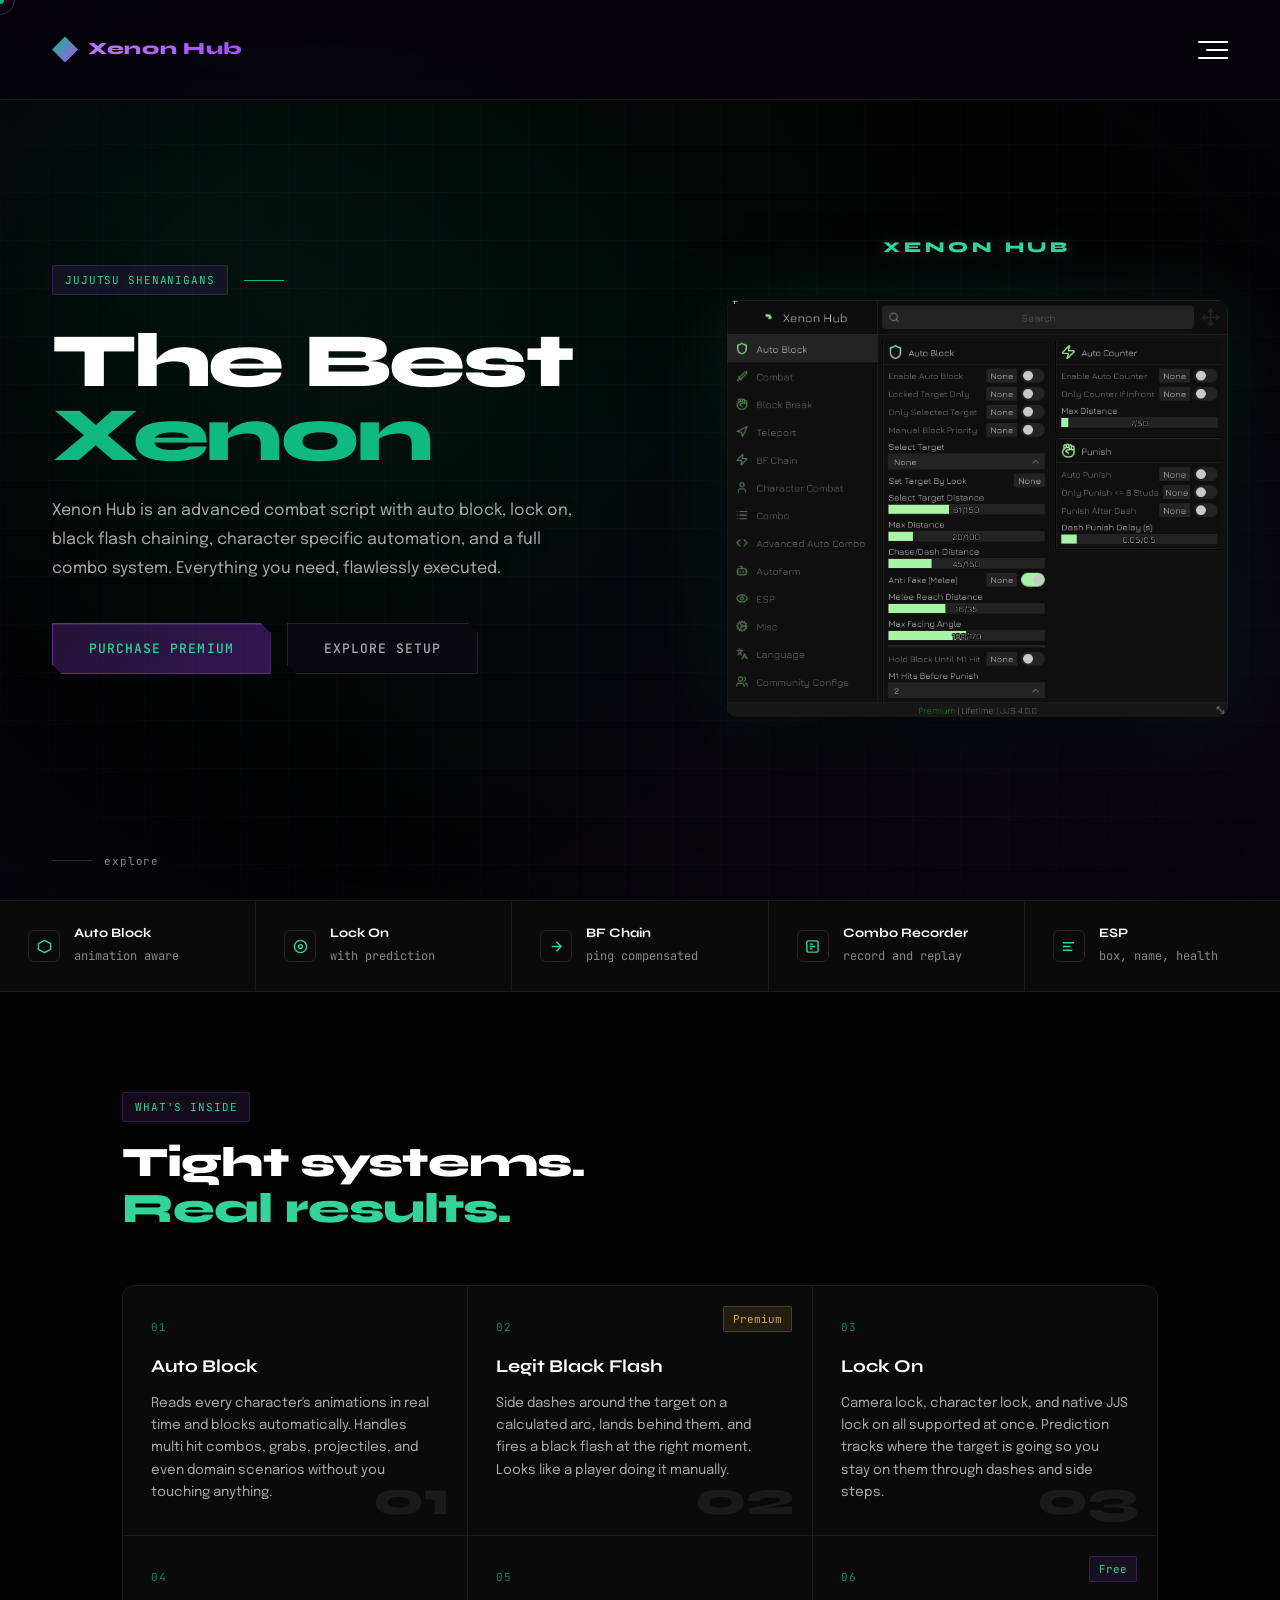
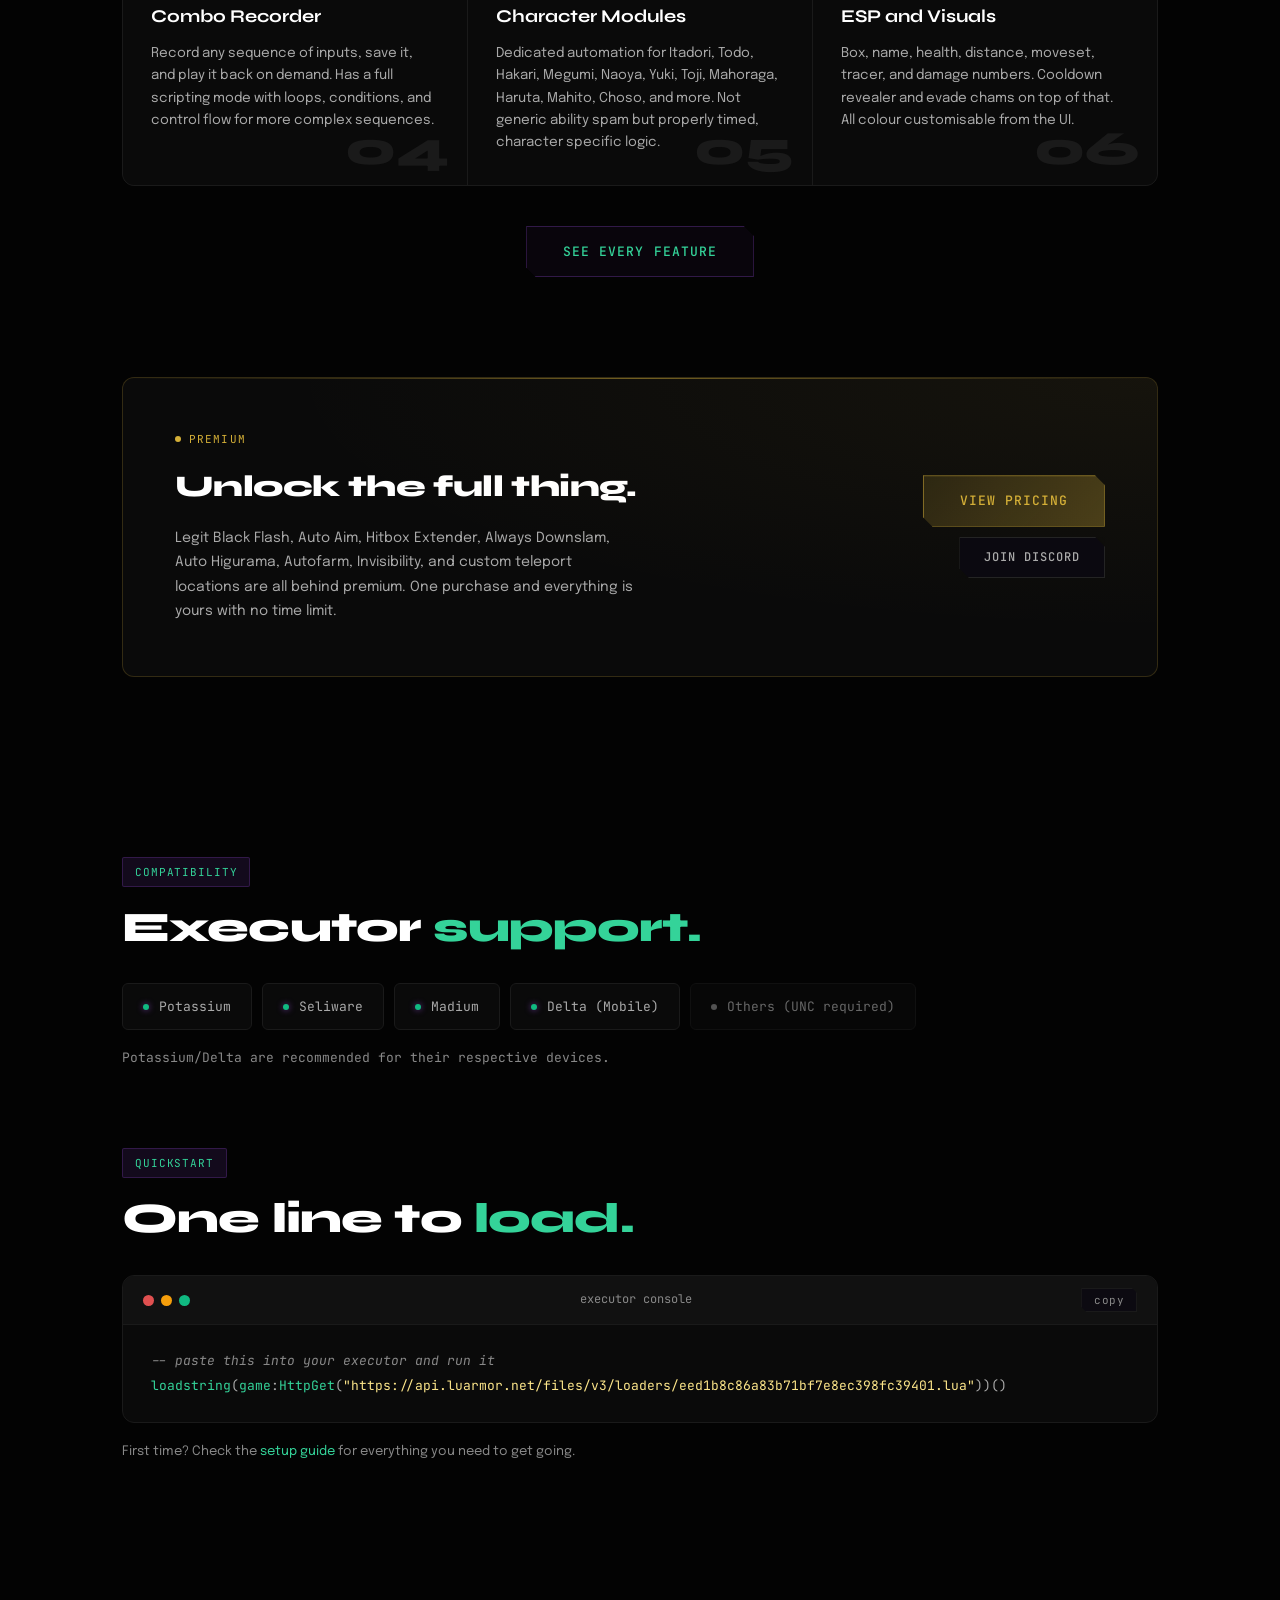
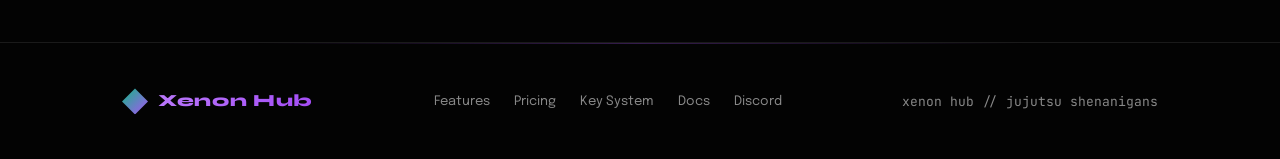
<file: index.html>
<!doctype html>
<html lang="en">
  <head>
    <meta charset="UTF-8" />
    <meta name="viewport" content="width=device-width, initial-scale=1.0" />
    <title>Xenon Hub — JJS Combat Script</title>
    <link rel="icon" type="image/png" href="logo2.png" />
    <link rel="stylesheet" href="style.css" />
    <style>
      .hero {
        min-height: 100vh;
        display: flex;
        flex-direction: column;
        justify-content: center;
        padding: 130px 0 80px;
        position: relative;
        overflow: hidden;
      }
      .hero-glow {
        position: absolute;
        top: -10%;
        left: 50%;
        transform: translateX(-50%);
        width: 700px;
        height: 500px;
        background: radial-gradient(
          ellipse,
          rgba(168, 85, 247, 0.1) 0%,
          transparent 70%
        );
        pointer-events: none;
      }
      .hero-eyebrow {
        display: flex;
        align-items: center;
        gap: 16px;
        margin-bottom: 30px;
      }
      .hero-eyebrow-line {
        width: 40px;
        height: 1px;
        background: var(--accent);
      }

      .hero h1 {
        font-family: "Syne", sans-serif;
        font-weight: 800;
        font-size: clamp(50px, 7vw, 92px);
        line-height: 0.96;
        letter-spacing: -0.03em;
        color: var(--text);
        margin-bottom: 28px;
      }
      .hero h1 .accent {
        color: var(--accent-light);
        display: block;
      }

      .hero-desc {
        font-size: 16px;
        color: var(--text-dim);
        max-width: 500px;
        line-height: 1.75;
        margin-bottom: 44px;
      }
      .hero-actions {
        display: flex;
        align-items: center;
        gap: 14px;
        flex-wrap: wrap;
      }

      .hero-stats {
        display: flex;
        margin-top: 80px;
        border: 1px solid var(--border);
        border-radius: var(--radius-lg);
        overflow: hidden;
        max-width: 580px;
        background: var(--surface);
      }
      .hero-stat {
        flex: 1;
        padding: 22px 28px;
        border-right: 1px solid var(--border);
      }
      .hero-stat:last-child {
        border-right: none;
      }
      .hero-stat-num {
        font-family: "Syne", sans-serif;
        font-size: 30px;
        font-weight: 800;
        color: var(--text);
        letter-spacing: -0.02em;
      }
      .hero-stat-num span {
        color: var(--accent-light);
      }
      .hero-stat-label {
        font-size: 12px;
        color: var(--text-muted);
        margin-top: 3px;
        font-family: "JetBrains Mono", monospace;
        letter-spacing: 0.04em;
      }

      .scroll-indicator {
        position: absolute;
        bottom: 36px;
        left: 52px;
        display: flex;
        align-items: center;
        gap: 12px;
        font-family: "JetBrains Mono", monospace;
        font-size: 11px;
        color: var(--text-muted);
        letter-spacing: 0.08em;
      }
      .scroll-line {
        width: 40px;
        height: 1px;
        background: var(--border2);
        position: relative;
        overflow: hidden;
      }
      .scroll-line::after {
        content: "";
        position: absolute;
        top: 0;
        left: -100%;
        width: 100%;
        height: 100%;
        background: var(--accent);
        animation: slideRight 2.2s ease infinite;
      }

      .strip {
        border-top: 1px solid var(--border);
        border-bottom: 1px solid var(--border);
        background: var(--surface);
      }
      .strip-inner {
        display: flex;
      }
      .strip-item {
        flex: 1;
        padding: 22px 28px;
        border-right: 1px solid var(--border);
        display: flex;
        align-items: center;
        gap: 14px;
        transition: background 0.2s;
      }
      .strip-item:last-child {
        border-right: none;
      }
      .strip-item:hover {
        background: var(--surface2);
      }
      .strip-icon {
        width: 32px;
        height: 32px;
        display: flex;
        align-items: center;
        justify-content: center;
        border: 1px solid var(--border2);
        border-radius: var(--radius);
        flex-shrink: 0;
        color: var(--accent-light);
      }
      .strip-icon svg {
        width: 15px;
        height: 15px;
      }
      .strip-text strong {
        display: block;
        font-family: "Syne", sans-serif;
        font-size: 13px;
        font-weight: 700;
        color: var(--text);
      }
      .strip-text span {
        font-size: 12px;
        color: var(--text-muted);
        font-family: "JetBrains Mono", monospace;
      }

      .features-section {
        padding: 100px 0;
      }
      .section-header {
        display: flex;
        align-items: flex-end;
        justify-content: space-between;
        margin-bottom: 52px;
        flex-wrap: wrap;
        gap: 20px;
      }
      .section-sub {
        color: var(--text-muted);
        font-size: 13px;
        max-width: 300px;
        text-align: right;
        line-height: 1.6;
      }

      .features-grid {
        display: grid;
        grid-template-columns: repeat(3, 1fr);
        gap: 1px;
        background: var(--border);
        border: 1px solid var(--border);
        border-radius: var(--radius-lg);
        overflow: hidden;
      }
      .feat-card {
        background: var(--surface);
        padding: 32px 28px;
        transition: background 0.25s;
        position: relative;
        overflow: hidden;
      }
      .feat-card:hover {
        background: var(--surface2);
      }
      .feat-card::before {
        content: "";
        position: absolute;
        inset: 0;
        background: linear-gradient(
          135deg,
          rgba(168, 85, 247, 0.04),
          transparent
        );
        opacity: 0;
        transition: opacity 0.3s;
      }
      .feat-card:hover::before {
        opacity: 1;
      }
      .feat-card-num {
        font-family: "JetBrains Mono", monospace;
        font-size: 11px;
        letter-spacing: 0.1em;
        color: var(--accent);
        margin-bottom: 16px;
        opacity: 0.7;
      }
      .feat-card h3 {
        font-family: "Syne", sans-serif;
        font-size: 18px;
        font-weight: 700;
        color: var(--text);
        margin-bottom: 10px;
      }
      .feat-card p {
        font-size: 13.5px;
        color: var(--text-dim);
        line-height: 1.65;
      }
      .feat-card-bg-num {
        position: absolute;
        bottom: 12px;
        right: 18px;
        font-family: "Syne", sans-serif;
        font-size: 48px;
        font-weight: 800;
        color: var(--border);
        line-height: 1;
        pointer-events: none;
        transition: color 0.3s;
      }
      .feat-card:hover .feat-card-bg-num {
        color: var(--border2);
      }
      .feat-card-badge {
        position: absolute;
        top: 20px;
        right: 20px;
      }

      .premium-callout {
        background: var(--surface);
        border: 1px solid rgba(212, 175, 55, 0.2);
        border-radius: var(--radius-lg);
        padding: 52px;
        display: grid;
        grid-template-columns: 1fr auto;
        align-items: center;
        gap: 40px;
        position: relative;
        overflow: hidden;
      }
      .premium-callout::before {
        content: "";
        position: absolute;
        inset: 0;
        background: radial-gradient(
          ellipse at top right,
          rgba(212, 175, 55, 0.06) 0%,
          transparent 60%
        );
        pointer-events: none;
      }
      .premium-callout::after {
        content: "";
        position: absolute;
        top: 0;
        left: 0;
        right: 0;
        height: 1px;
        background: linear-gradient(
          90deg,
          transparent,
          rgba(212, 175, 55, 0.5),
          transparent
        );
      }
      .prem-label {
        display: flex;
        align-items: center;
        gap: 8px;
        font-family: "JetBrains Mono", monospace;
        font-size: 11px;
        letter-spacing: 0.1em;
        text-transform: uppercase;
        color: var(--premium);
        margin-bottom: 14px;
      }
      .prem-dot {
        width: 6px;
        height: 6px;
        background: var(--premium);
        border-radius: 50%;
        animation: pulse 2s infinite;
      }
      .premium-callout h2 {
        font-family: "Syne", sans-serif;
        font-size: 30px;
        font-weight: 800;
        color: var(--text);
        margin-bottom: 14px;
        letter-spacing: -0.02em;
      }
      .premium-callout p {
        font-size: 14px;
        color: var(--text-dim);
        max-width: 460px;
        line-height: 1.75;
      }
      .prem-actions {
        display: flex;
        flex-direction: column;
        gap: 10px;
        align-items: flex-end;
        flex-shrink: 0;
      }
      .btn-premium {
        background: linear-gradient(
          135deg,
          rgba(212, 175, 55, 0.15),
          rgba(212, 175, 55, 0.3)
        );
        color: var(--premium);
        border: 1px solid rgba(212, 175, 55, 0.4);
        font-family: "JetBrains Mono", monospace;
        box-shadow:
          0 0 20px rgba(212, 175, 55, 0.1),
          inset 0 1px 0 rgba(212, 175, 55, 0.1);
      }
      .btn-premium:hover {
        box-shadow:
          0 0 30px rgba(212, 175, 55, 0.25),
          0 0 60px rgba(212, 175, 55, 0.08);
        text-shadow: 0 0 12px rgba(212, 175, 55, 0.5);
        border-color: rgba(212, 175, 55, 0.7);
        transform: translateY(-1px);
      }

      .compat-section {
        padding: 80px 0;
      }
      .compat-grid {
        display: flex;
        gap: 10px;
        flex-wrap: wrap;
      }
      .compat-item {
        display: flex;
        align-items: center;
        gap: 10px;
        padding: 12px 20px;
        background: var(--surface);
        border: 1px solid var(--border);
        border-radius: var(--radius);
        font-family: "JetBrains Mono", monospace;
        font-size: 13px;
        color: var(--text-dim);
        transition:
          border-color 0.2s,
          color 0.2s;
      }
      .compat-item:hover {
        border-color: rgba(168, 85, 247, 0.35);
        color: var(--text);
      }
      .compat-dot {
        width: 6px;
        height: 6px;
        background: var(--accent);
        border-radius: 50%;
        box-shadow: 0 0 6px rgba(168, 85, 247, 0.6);
      }

      .quickstart {
        padding: 0 0 100px;
      }
      .code-block {
        background: var(--surface);
        border: 1px solid var(--border);
        border-radius: var(--radius-lg);
        overflow: hidden;
      }
      .code-header {
        padding: 12px 20px;
        border-bottom: 1px solid var(--border);
        display: flex;
        align-items: center;
        justify-content: space-between;
        background: var(--surface2);
      }
      .code-dots {
        display: flex;
        gap: 7px;
      }
      .code-dot {
        width: 11px;
        height: 11px;
        border-radius: 50%;
      }
      .code-dot:nth-child(1) {
        background: #e05050;
      }
      .code-dot:nth-child(2) {
        background: #f59e0b;
      }
      .code-dot:nth-child(3) {
        background: var(--accent);
      }
      .code-filename {
        font-family: "JetBrains Mono", monospace;
        font-size: 12px;
        color: var(--text-muted);
      }
      .copy-btn {
        font-family: "JetBrains Mono", monospace;
        font-size: 11px;
        color: var(--text-muted);
        background: rgba(12, 9, 18, 0.8);
        border: 1px solid var(--border);
        padding: 4px 12px;
        border-radius: 0;
        cursor: none;
        transition: all 0.25s;
        clip-path: polygon(
          0 0,
          calc(100% - 5px) 0,
          100% 5px,
          100% 100%,
          5px 100%,
          0 calc(100% - 5px)
        );
        letter-spacing: 0.04em;
      }
      .copy-btn:hover {
        border-color: var(--accent);
        color: var(--accent-light);
        text-shadow: 0 0 8px rgba(168, 85, 247, 0.4);
        box-shadow: 0 0 10px rgba(168, 85, 247, 0.1);
      }
      .code-body {
        padding: 24px 28px;
        font-family: "JetBrains Mono", monospace;
        font-size: 13px;
        line-height: 1.9;
        color: var(--text-dim);
        overflow-x: auto;
      }
      .code-body .cm {
        color: var(--text-muted);
        font-style: italic;
      }
      .code-body .fn {
        color: var(--accent-light);
      }
      .code-body .st {
        color: #fde68a;
      }

      @media (max-width: 960px) {
        .features-grid {
          grid-template-columns: repeat(2, 1fr);
        }
        .premium-callout {
          grid-template-columns: 1fr;
        }
        .prem-actions {
          align-items: flex-start;
        }
        .strip-inner {
          flex-wrap: wrap;
        }
        .strip-item {
          border-bottom: 1px solid var(--border);
          border-right: none;
          min-width: 50%;
        }
      }
      @media (max-width: 600px) {
        .features-grid {
          grid-template-columns: 1fr;
        }
        .hero-stats {
          display: none;
        }
        .scroll-indicator {
          display: none;
        }
      }

      /* --- Modern UI Additions --- */
      .nav-modern {
        position: absolute;
        top: 0;
        left: 0;
        right: 0;
        height: 100px;
        display: flex;
        align-items: center;
        justify-content: space-between;
        padding: 0 52px;
        z-index: 300;
        pointer-events: none;
      }
      .nav-modern > * {
        pointer-events: auto;
      }

      .dashboard-btn {
        position: absolute;
        left: 50%;
        transform: translateX(-50%);
        background: rgba(6, 4, 10, 0.6);
        backdrop-filter: blur(16px);
        -webkit-backdrop-filter: blur(16px);
        border: 1px solid rgba(168, 85, 247, 0.25);
        color: var(--text);
        font-family: "JetBrains Mono", monospace;
        font-size: 13px;
        padding: 10px 28px;
        border-radius: 40px;
        text-decoration: none;
        transition: all 0.3s ease;
        letter-spacing: 0.05em;
        text-transform: uppercase;
        box-shadow: 0 4px 20px rgba(0, 0, 0, 0.3);
      }
      .dashboard-btn:hover {
        background: rgba(168, 85, 247, 0.15);
        border-color: rgba(168, 85, 247, 0.5);
        box-shadow: 0 0 24px rgba(168, 85, 247, 0.3);
        color: #fff;
      }

      .menu-trigger {
        display: flex;
        flex-direction: column;
        gap: 6px;
        background: none;
        border: none;
        cursor: none;
        width: 40px;
        align-items: flex-end;
        z-index: 301;
      }
      .menu-trigger span {
        display: block;
        height: 2px;
        background: var(--text);
        border-radius: 2px;
        transition: all 0.3s cubic-bezier(0.4, 0, 0.2, 1);
      }
      .menu-trigger span:nth-child(1) {
        width: 30px;
      }
      .menu-trigger span:nth-child(2) {
        width: 22px;
      }
      .menu-trigger span:nth-child(3) {
        width: 30px;
      }
      .menu-trigger:hover span {
        width: 30px;
        background: var(--accent-light);
      }

      .menu-trigger.active span:nth-child(1) {
        transform: translateY(8px) rotate(45deg);
        width: 30px;
      }
      .menu-trigger.active span:nth-child(2) {
        opacity: 0;
      }
      .menu-trigger.active span:nth-child(3) {
        transform: translateY(-8px) rotate(-45deg);
        width: 30px;
      }

      .fullscreen-menu {
        position: fixed;
        inset: 0;
        background: rgba(6, 4, 10, 0.85);
        backdrop-filter: blur(25px);
        -webkit-backdrop-filter: blur(25px);
        z-index: 200;
        opacity: 0;
        pointer-events: none;
        transition: opacity 0.5s ease;
        display: flex;
        align-items: center;
        justify-content: center;
      }
      .fullscreen-menu.active {
        opacity: 1;
        pointer-events: auto;
      }
      .menu-inner {
        display: flex;
        flex-direction: column;
        gap: 20px;
        text-align: center;
        transform: translateY(40px);
        transition: transform 0.6s cubic-bezier(0.16, 1, 0.3, 1);
      }
      .fullscreen-menu.active .menu-inner {
        transform: translateY(0);
      }
      .menu-inner a {
        font-family: "Syne", sans-serif;
        font-size: 52px;
        font-weight: 800;
        color: var(--text-dim);
        text-decoration: none;
        letter-spacing: -0.02em;
        transition: all 0.3s;
      }
      .menu-inner a:hover {
        color: var(--text);
        transform: scale(1.05);
        text-shadow: 0 0 30px rgba(168, 85, 247, 0.4);
      }

      /* Mobile Checks for Navigation */
      @media (max-width: 800px) {
        .nav-modern {
          padding: 0 24px;
        }
        .dashboard-btn {
          display: none;
        }
        .menu-inner a {
          font-size: 34px;
        }
      }

      .hero-modern {
        position: relative;
        min-height: 100vh;
        display: grid;
        grid-template-columns: 1.1fr 0.9fr;
        align-items: center;
        gap: 60px;
        padding: 50px 52px;
        max-width: 1400px;
        margin: 0 auto;
        overflow: hidden;
        z-index: 10;
      }
      .hero-bg-lights {
        position: absolute;
        top: 50%;
        left: 30%;
        transform: translate(-50%, -50%);
        width: 120vh;
        height: 120vh;
        background: radial-gradient(
          circle,
          rgba(16, 185, 129, 0.04) 0%,
          transparent 60%
        );
        pointer-events: none;
        z-index: 0;
      }

      .hero-modern-content {
        position: relative;
        z-index: 15;
        padding-right: 20px;
        margin-top: 40px;
      }
      .hero-modern-content h1 {
        font-family: "Syne", sans-serif;
        font-weight: 800;
        font-size: clamp(50px, 6vw, 88px);
        line-height: 0.96;
        letter-spacing: -0.03em;
        color: var(--text);
        margin-bottom: 24px;
      }
      .hero-modern-content h1 .accent {
        color: var(--accent);
        display: block;
      }
      .hero-modern-content .hero-desc {
        font-size: 16px;
        color: var(--text-dim);
        line-height: 1.8;
        margin-bottom: 40px;
        text-shadow: 0 2px 10px rgba(0, 0, 0, 0.5);
        max-width: 520px;
      }
      .hero-modern-actions {
        display: flex;
        gap: 16px;
      }

      .hero-3d-composer {
        position: relative;
        width: 100%;
        display: flex;
        flex-direction: column;
        align-items: center;
        justify-content: center;
        z-index: 10;
        perspective: 1200px;
        margin-top: 60px;
      }
      .hero-script-label {
        font-family: "Syne", sans-serif;
        color: var(--accent-light);
        font-size: 15px;
        font-weight: 800;
        letter-spacing: 0.25em;
        text-transform: uppercase;
        margin-bottom: 40px;
        z-index: 12;
        text-shadow: 0 0 20px rgba(16, 185, 129, 0.3);
      }

      .script-wrapper {
        position: relative;
        z-index: 11;
        width: 100%;
        max-width: 580px;
        transform-style: preserve-3d;
        animation: float3d 8s ease-in-out infinite;
      }
      @keyframes float3d {
        0%,
        100% {
          transform: rotateX(8deg) rotateY(-14deg) rotateZ(3deg) translateY(0);
        }
        50% {
          transform: rotateX(4deg) rotateY(-8deg) rotateZ(1deg)
            translateY(-24px);
        }
      }
      .script-img {
        width: 100%;
        height: auto;
        border-radius: 12px;
        box-shadow:
          0 40px 100px -20px rgba(0, 0, 0, 0.9),
          0 0 80px rgba(16, 185, 129, 0.15),
          inset 0 0 0 1px rgba(255, 255, 255, 0.08);
      }

      @media (max-width: 1024px) {
        .hero-modern {
          grid-template-columns: 1fr;
          text-align: center;
          padding: 140px 20px 60px;
          gap: 40px;
        }
        .hero-modern-content {
          padding-right: 0;
          display: flex;
          flex-direction: column;
          align-items: center;
        }
        .hero-modern-actions {
          justify-content: center;
        }
        .script-wrapper {
          max-width: 480px;
        }
      }
    </style>
  </head>
  <body>
    <div class="cursor" id="cursor"></div>
    <div class="cursor-ring" id="cursorRing"></div>

    <nav class="nav-modern">
      <a href="index.html" class="nav-logo">
        <div class="logo-mark"></div>
        Xenon Hub
      </a>



      <button class="menu-trigger" aria-label="Menu">
        <span></span><span></span><span></span>
      </button>
    </nav>

    <div class="fullscreen-menu" id="fsMenu">
      <div class="menu-inner">
        <a href="index.html">Home</a>
        <a href="features.html">Features</a>
        <a href="pricing.html">Pricing</a>
        <a href="keysystem.html">Key System</a>
        <a href="docs.html">Docs</a>
        <a href="discord.html">Discord</a>
      </div>
    </div>

    <section class="hero-modern" id="hero">
      <div class="hero-bg-lights"></div>

      <div class="hero-modern-content">
        <div class="hero-eyebrow animate-fade-up">
          <div class="tag">Jujutsu Shenanigans</div>
          <div class="hero-eyebrow-line"></div>
        </div>
        <h1 class="animate-fade-up delay-1">
          The Best
          <span class="accent">Xenon</span>
        </h1>
        <p class="hero-desc animate-fade-up delay-2">
          Xenon Hub is an advanced combat script with auto block, lock on, black
          flash chaining, character specific automation, and a full combo
          system. Everything you need, flawlessly executed.
        </p>
        <div class="hero-modern-actions animate-fade-up delay-3">
          <a href="pricing.html" class="btn btn-primary btn-large"
            >Purchase Premium</a
          >
          <a href="docs.html" class="btn btn-ghost btn-large">Explore Setup</a>
        </div>
      </div>

      <div class="hero-3d-composer animate-fade-up delay-4">
        <div class="hero-script-label">Xenon Hub</div>
        <div class="script-wrapper">
          <img src="script.png" alt="Xenon UI" class="script-img" />
        </div>
      </div>

      <div
        class="scroll-indicator"
        style="bottom: 30px; left: 52px; z-index: 20"
      >
        <div class="scroll-line"></div>
        <span>explore</span>
      </div>
    </section>

    <div class="strip">
      <div class="strip-inner">
        <div class="strip-item">
          <div class="strip-icon">
            <svg
              viewBox="0 0 16 16"
              fill="none"
              stroke="currentColor"
              stroke-width="1.5"
            >
              <path d="M8 1.5L1.5 5v6L8 14.5l6.5-3.5V5z" />
            </svg>
          </div>
          <div class="strip-text">
            <strong>Auto Block</strong>
            <span>animation aware</span>
          </div>
        </div>
        <div class="strip-item">
          <div class="strip-icon">
            <svg
              viewBox="0 0 16 16"
              fill="none"
              stroke="currentColor"
              stroke-width="1.5"
            >
              <circle cx="8" cy="8" r="6.5" />
              <circle cx="8" cy="8" r="2" />
            </svg>
          </div>
          <div class="strip-text">
            <strong>Lock On</strong>
            <span>with prediction</span>
          </div>
        </div>
        <div class="strip-item">
          <div class="strip-icon">
            <svg
              viewBox="0 0 16 16"
              fill="none"
              stroke="currentColor"
              stroke-width="1.5"
            >
              <path d="M3 8h10M8 3l5 5-5 5" />
            </svg>
          </div>
          <div class="strip-text">
            <strong>BF Chain</strong>
            <span>ping compensated</span>
          </div>
        </div>
        <div class="strip-item">
          <div class="strip-icon">
            <svg
              viewBox="0 0 16 16"
              fill="none"
              stroke="currentColor"
              stroke-width="1.5"
            >
              <rect x="2" y="2" width="12" height="12" rx="1.5" />
              <path d="M5 8h6M5 5.5h4M5 10.5h3" />
            </svg>
          </div>
          <div class="strip-text">
            <strong>Combo Recorder</strong>
            <span>record and replay</span>
          </div>
        </div>
        <div class="strip-item">
          <div class="strip-icon">
            <svg
              viewBox="0 0 16 16"
              fill="none"
              stroke="currentColor"
              stroke-width="1.5"
            >
              <path d="M2 4h12M2 8h8M2 12h10" />
            </svg>
          </div>
          <div class="strip-text">
            <strong>ESP</strong>
            <span>box, name, health</span>
          </div>
        </div>
      </div>
    </div>

    <section class="features-section">
      <div class="container">
        <div class="section-header animate-fade-up">
          <div>
            <div class="tag" style="margin-bottom: 18px">What's inside</div>
            <h2 class="section-title">
              Tight systems.<br /><span>Real results.</span>
            </h2>
          </div>
        </div>

        <div class="features-grid animate-fade-up delay-2">
          <div class="feat-card">
            <div class="feat-card-num">01</div>
            <h3>Auto Block</h3>
            <p>
              Reads every character's animations in real time and blocks
              automatically. Handles multi hit combos, grabs, projectiles, and
              even domain scenarios without you touching anything.
            </p>
            <div class="feat-card-bg-num">01</div>
          </div>
          <div class="feat-card">
            <div class="feat-card-num">02</div>
            <div class="feat-card-badge">
              <span class="badge badge-premium">Premium</span>
            </div>
            <h3>Legit Black Flash</h3>
            <p>
              Side dashes around the target on a calculated arc, lands behind
              them, and fires a black flash at the right moment. Looks like a
              player doing it manually.
            </p>
            <div class="feat-card-bg-num">02</div>
          </div>
          <div class="feat-card">
            <div class="feat-card-num">03</div>
            <h3>Lock On</h3>
            <p>
              Camera lock, character lock, and native JJS lock on all supported
              at once. Prediction tracks where the target is going so you stay
              on them through dashes and side steps.
            </p>
            <div class="feat-card-bg-num">03</div>
          </div>
          <div class="feat-card">
            <div class="feat-card-num">04</div>
            <h3>Combo Recorder</h3>
            <p>
              Record any sequence of inputs, save it, and play it back on
              demand. Has a full scripting mode with loops, conditions, and
              control flow for more complex sequences.
            </p>
            <div class="feat-card-bg-num">04</div>
          </div>
          <div class="feat-card">
            <div class="feat-card-num">05</div>
            <h3>Character Modules</h3>
            <p>
              Dedicated automation for Itadori, Todo, Hakari, Megumi, Naoya,
              Yuki, Toji, Mahoraga, Haruta, Mahito, Choso, and more. Not generic
              ability spam but properly timed, character specific logic.
            </p>
            <div class="feat-card-bg-num">05</div>
          </div>
          <div class="feat-card">
            <div class="feat-card-num">06</div>
            <div class="feat-card-badge">
              <span class="badge badge-free">Free</span>
            </div>
            <h3>ESP and Visuals</h3>
            <p>
              Box, name, health, distance, moveset, tracer, and damage numbers.
              Cooldown revealer and evade chams on top of that. All colour
              customisable from the UI.
            </p>
            <div class="feat-card-bg-num">06</div>
          </div>
        </div>

        <div style="text-align: center; margin-top: 40px">
          <a href="features.html" class="btn btn-outline btn-large"
            >See every feature</a
          >
        </div>
      </div>
    </section>

    <section style="padding: 0 0 100px">
      <div class="container">
        <div class="premium-callout animate-fade-up">
          <div>
            <div class="prem-label">
              <div class="prem-dot"></div>
              Premium
            </div>
            <h2>Unlock the full thing.</h2>
            <p>
              Legit Black Flash, Auto Aim, Hitbox Extender, Always Downslam,
              Auto Higurama, Autofarm, Invisibility, and custom teleport
              locations are all behind premium. One purchase and everything is
              yours with no time limit.
            </p>
          </div>
          <div class="prem-actions">
            <a href="pricing.html" class="btn btn-premium btn-large"
              >View Pricing</a
            >
            <a href="discord.html" class="btn btn-ghost">Join Discord</a>
          </div>
        </div>
      </div>
    </section>

    <section class="compat-section">
      <div class="container">
        <div style="margin-bottom: 32px" class="animate-fade-up">
          <div class="tag" style="margin-bottom: 18px">Compatibility</div>
          <h2 class="section-title">Executor <span>support.</span></h2>
        </div>
        <div class="compat-grid animate-fade-up delay-2">
          <div class="compat-item">
            <div class="compat-dot"></div>
            Potassium
          </div>
          <div class="compat-item">
            <div class="compat-dot"></div>
            Seliware
          </div>
          <div class="compat-item">
            <div class="compat-dot"></div>
            Madium
          </div>
          <div class="compat-item">
            <div class="compat-dot"></div>
            Delta (Mobile)
          </div>
          <div class="compat-item" style="opacity: 0.6">
            <div
              class="compat-dot"
              style="background: var(--text-muted); box-shadow: none"
            ></div>
            Others (UNC required)
          </div>
        </div>
        <p
          style="
            margin-top: 16px;
            font-size: 13px;
            color: var(--text-muted);
            font-family: &quot;JetBrains Mono&quot;, monospace;
          "
        >
          Potassium/Delta are recommended for their respective devices.
        </p>
      </div>
    </section>

    <section class="quickstart">
      <div class="container">
        <div style="margin-bottom: 32px" class="animate-fade-up">
          <div class="tag" style="margin-bottom: 18px">Quickstart</div>
          <h2 class="section-title">One line to <span>load.</span></h2>
        </div>
        <div class="code-block animate-fade-up delay-2">
          <div class="code-header">
            <div class="code-dots">
              <div class="code-dot"></div>
              <div class="code-dot"></div>
              <div class="code-dot"></div>
            </div>
            <div class="code-filename">executor console</div>
            <button class="copy-btn" id="copyBtn">copy</button>
          </div>
          <div class="code-body">
            <span class="cm">-- paste this into your executor and run it</span
            ><br />
            <span class="fn">loadstring</span>(<span class="fn">game</span
            >:<span class="fn">HttpGet</span>(<span class="st"
              >"https://api.luarmor.net/files/v3/loaders/eed1b8c86a83b71bf7e8ec398fc39401.lua"</span
            >))()
          </div>
        </div>
        <p style="margin-top: 18px; font-size: 13px; color: var(--text-muted)">
          First time? Check the
          <a
            href="docs.html"
            style="color: var(--accent-light); text-decoration: none"
            >setup guide</a
          >
          for everything you need to get going.
        </p>
      </div>
    </section>

    <footer>
      <div class="container">
        <div class="footer-inner">
          <a href="index.html" class="nav-logo">
            <div class="logo-mark"></div>
            Xenon Hub
          </a>
          <ul class="footer-links">
            <li><a href="features.html">Features</a></li>
            <li><a href="pricing.html">Pricing</a></li>
            <li><a href="keysystem.html">Key System</a></li>
            <li><a href="docs.html">Docs</a></li>
            <li><a href="discord.html">Discord</a></li>
          </ul>
          <div class="footer-copy">xenon hub // jujutsu shenanigans</div>
        </div>
      </div>
    </footer>

    <script src="smooth-scroll.js"></script>
    <script>
      // Modern full screen menu toggle
      const menuTrigger = document.querySelector(".menu-trigger");
      const fsMenu = document.getElementById("fsMenu");
      menuTrigger.addEventListener("click", function () {
        this.classList.toggle("active");
        fsMenu.classList.toggle("active");
        if (fsMenu.classList.contains("active")) {
          document.body.style.overflow = "hidden";
        } else {
          document.body.style.overflow = "";
        }
      });
      document.querySelectorAll(".menu-inner a").forEach((link) => {
        link.addEventListener("click", () => {
          menuTrigger.classList.remove("active");
          fsMenu.classList.remove("active");
          document.body.style.overflow = "";
        });
      });

      const cursor = document.getElementById("cursor");
      const ring = document.getElementById("cursorRing");
      let mx = 0,
        my = 0,
        rx = 0,
        ry = 0;
      document.addEventListener("mousemove", (e) => {
        mx = e.clientX;
        my = e.clientY;
      });
      (function loop() {
        cursor.style.left = mx + "px";
        cursor.style.top = my + "px";
        rx += (mx - rx) * 0.12;
        ry += (my - ry) * 0.12;
        ring.style.left = rx + "px";
        ring.style.top = ry + "px";
        requestAnimationFrame(loop);
      })();

      document.getElementById("copyBtn").addEventListener("click", function () {
        navigator.clipboard
          .writeText(
            'loadstring(game:HttpGet("https://api.luarmor.net/files/v3/loaders/eed1b8c86a83b71bf7e8ec398fc39401.lua"))()',
          )
          .catch(() => {});
        this.textContent = "copied!";
        this.style.color = "var(--accent-light)";
        setTimeout(() => {
          this.textContent = "copy";
          this.style.color = "";
        }, 2000);
      });

      const obs = new IntersectionObserver(
        (entries) => {
          entries.forEach((e) => {
            if (e.isIntersecting) {
              e.target.style.opacity = "1";
              e.target.style.transform = "translateY(0)";
            }
          });
        },
        { threshold: 0.08 },
      );
      document.querySelectorAll(".animate-fade-up").forEach((el) => {
        el.style.opacity = "0";
        el.style.transform = "translateY(20px)";
        el.style.transition =
          "opacity 0.7s cubic-bezier(0.16,1,0.3,1), transform 0.7s cubic-bezier(0.16,1,0.3,1)";
        obs.observe(el);
      });
    </script>
  </body>
</html>
</file>
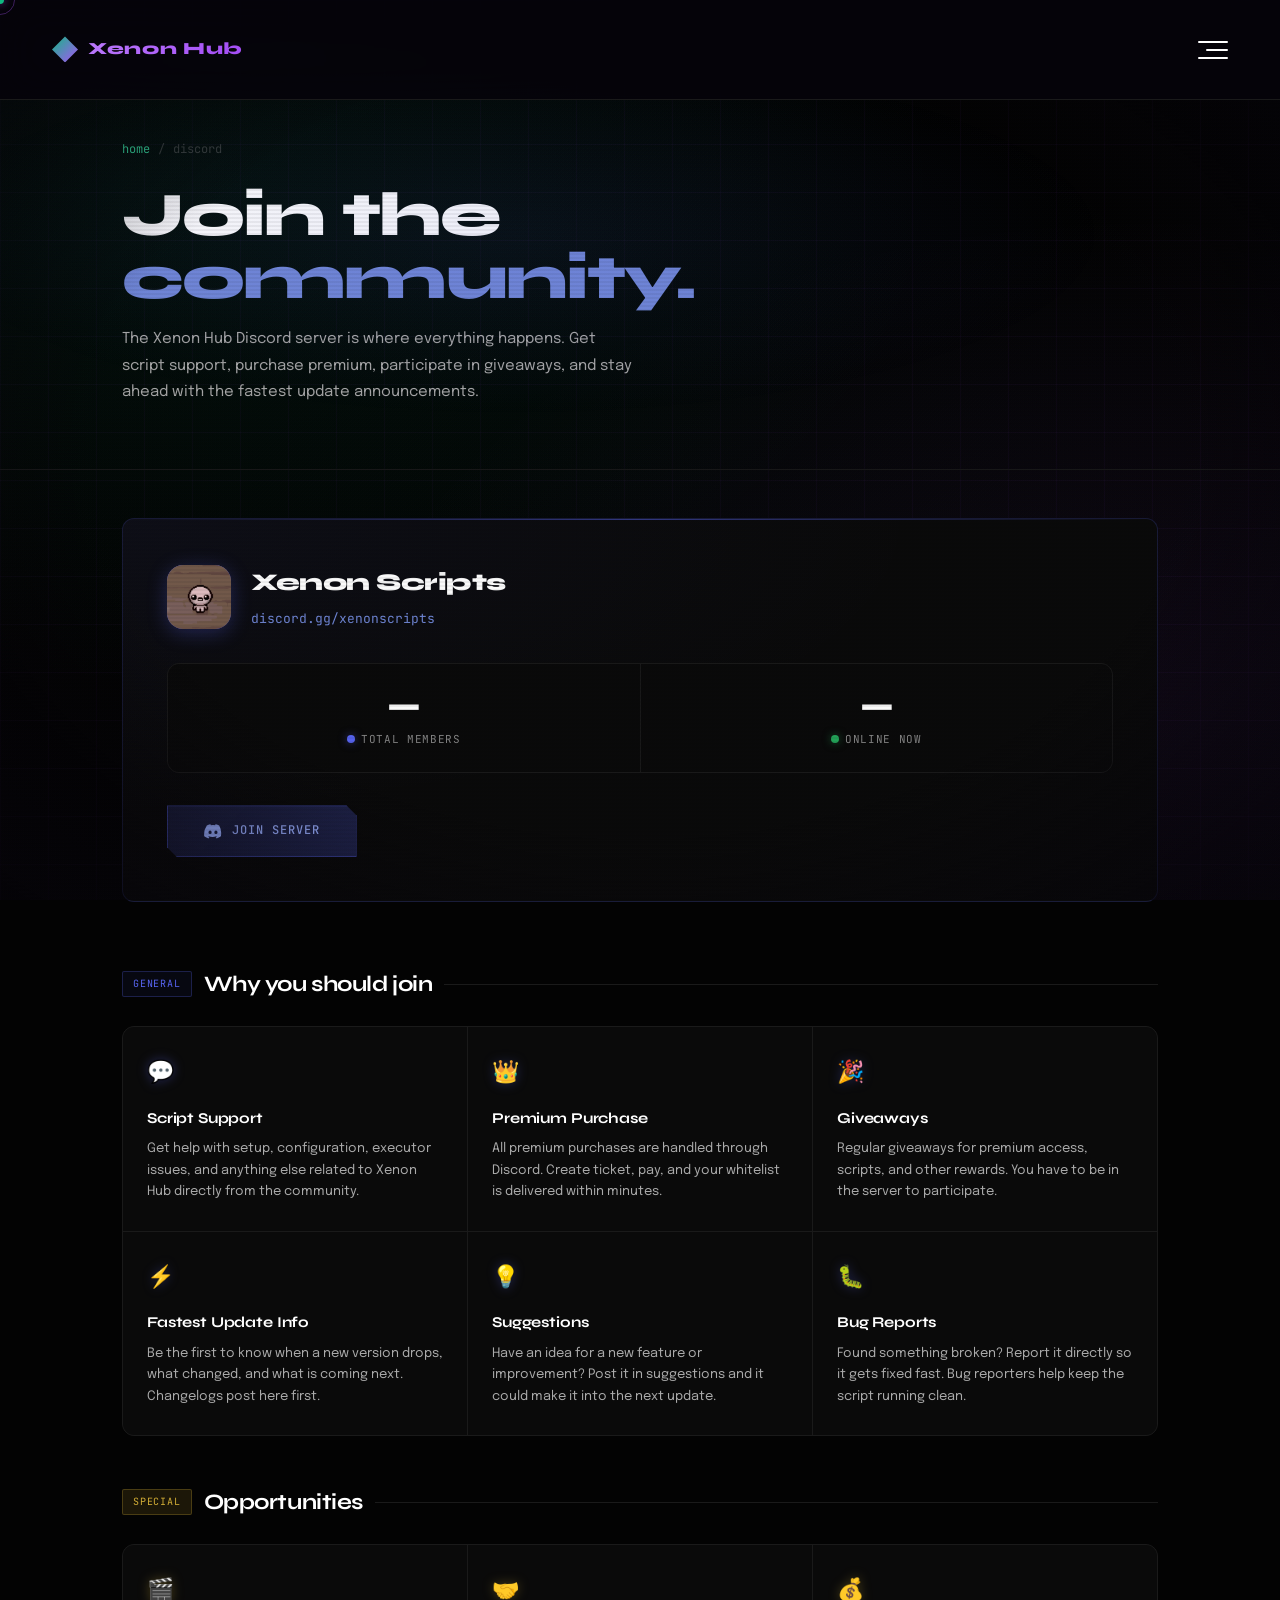
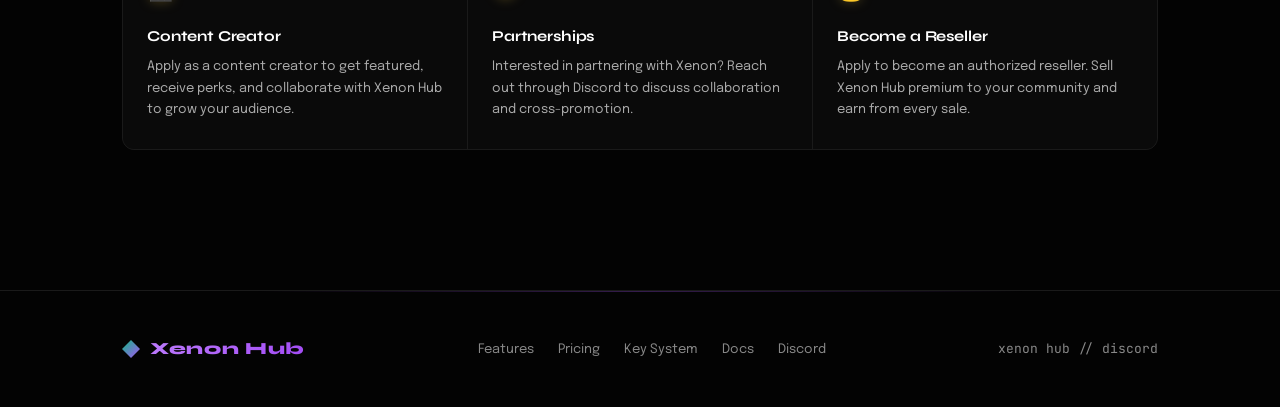
<file: discord.html>
<!doctype html>
<html lang="en">
  <head>
    <meta charset="UTF-8" />
    <meta name="viewport" content="width=device-width, initial-scale=1.0" />
    <title>Discord — Xenon Hub</title>
    <link rel="icon" type="image/png" href="logo2.png" />
    <meta
      name="description"
      content="Join the Xenon Hub Discord server for script support, premium purchases, giveaways, update announcements, and more."
    />
    <link rel="stylesheet" href="style.css" />
    <style>
      .page-hero {
        padding: 140px 0 64px;
        border-bottom: 1px solid var(--border);
        position: relative;
      }
      .page-hero::after {
        content: "";
        position: absolute;
        inset: 0;
        background: radial-gradient(
          ellipse at 40% 50%,
          rgba(88, 101, 242, 0.08) 0%,
          transparent 55%
        );
        pointer-events: none;
      }
      .page-hero h1 {
        font-family: "Syne", sans-serif;
        font-size: clamp(36px, 5vw, 62px);
        font-weight: 800;
        letter-spacing: -0.03em;
        line-height: 1.02;
        color: var(--text);
        margin-bottom: 16px;
      }
      .page-hero h1 span {
        color: #7289da;
      }
      .page-hero p {
        font-size: 15px;
        color: var(--text-dim);
        max-width: 520px;
        line-height: 1.75;
      }
      .breadcrumb {
        display: flex;
        gap: 8px;
        font-family: "JetBrains Mono", monospace;
        font-size: 12px;
        color: var(--text-muted);
        margin-bottom: 24px;
        align-items: center;
      }
      .breadcrumb a {
        color: var(--accent-light);
        text-decoration: none;
      }
      .breadcrumb span {
        opacity: 0.4;
      }

      /* Server card */
      .server-card {
        margin-top: 48px;
        background: var(--surface);
        border: 1px solid rgba(88, 101, 242, 0.2);
        border-radius: var(--radius-lg);
        padding: 44px;
        position: relative;
        overflow: hidden;
      }
      .server-card::before {
        content: "";
        position: absolute;
        inset: 0;
        background: radial-gradient(
          ellipse at top left,
          rgba(88, 101, 242, 0.06) 0%,
          transparent 55%
        );
        pointer-events: none;
      }
      .server-card::after {
        content: "";
        position: absolute;
        top: 0;
        left: 0;
        right: 0;
        height: 1px;
        background: linear-gradient(
          90deg,
          transparent,
          rgba(88, 101, 242, 0.5),
          transparent
        );
      }

      .server-header {
        display: flex;
        align-items: center;
        gap: 20px;
        margin-bottom: 32px;
        position: relative;
      }
      .server-icon {
        width: 64px;
        height: 64px;
        border-radius: 16px;
        background: linear-gradient(135deg, #5865f2, #4752c4);
        display: flex;
        align-items: center;
        justify-content: center;
        flex-shrink: 0;
        box-shadow: 0 4px 20px rgba(88, 101, 242, 0.3);
      }
      .server-icon svg {
        width: 32px;
        height: 32px;
        color: #fff;
      }
      .server-info h2 {
        font-family: "Syne", sans-serif;
        font-size: 24px;
        font-weight: 800;
        color: var(--text);
        letter-spacing: -0.02em;
        margin-bottom: 4px;
      }
      .server-link {
        font-family: "JetBrains Mono", monospace;
        font-size: 13px;
        color: #7289da;
        text-decoration: none;
        transition: color 0.2s;
      }
      .server-link:hover {
        color: #99aeff;
      }

      /* Stats row */
      .server-stats {
        display: flex;
        gap: 1px;
        background: var(--border);
        border: 1px solid var(--border);
        border-radius: var(--radius-lg);
        overflow: hidden;
        margin-bottom: 32px;
        position: relative;
      }
      .stat-card {
        flex: 1;
        background: var(--surface);
        padding: 24px 28px;
        text-align: center;
        transition: background 0.2s;
      }
      .stat-card:hover {
        background: var(--surface2);
      }
      .stat-num {
        font-family: "Syne", sans-serif;
        font-size: 36px;
        font-weight: 800;
        letter-spacing: -0.02em;
        color: var(--text);
        line-height: 1;
        margin-bottom: 6px;
      }
      .stat-num.loading {
        font-size: 16px;
        color: var(--text-muted);
        animation: pulse 1.5s infinite;
      }
      .stat-label {
        font-family: "JetBrains Mono", monospace;
        font-size: 11px;
        color: var(--text-muted);
        letter-spacing: 0.06em;
        text-transform: uppercase;
      }
      .stat-dot {
        display: inline-block;
        width: 8px;
        height: 8px;
        border-radius: 50%;
        margin-right: 6px;
      }
      .stat-dot.total {
        background: #5865f2;
        box-shadow: 0 0 8px rgba(88, 101, 242, 0.5);
      }
      .stat-dot.online {
        background: #23a55a;
        box-shadow: 0 0 8px rgba(35, 165, 90, 0.5);
        animation: pulse 2s infinite;
      }

      /* Join button */
      .join-btn-wrap {
        position: relative;
      }
      .btn-discord {
        background: linear-gradient(
          135deg,
          rgba(88, 101, 242, 0.2),
          rgba(71, 82, 196, 0.35)
        );
        color: #99aeff;
        font-family: "JetBrains Mono", monospace;
        font-size: 12px;
        font-weight: 500;
        padding: 15px 36px;
        border: 1px solid rgba(88, 101, 242, 0.4);
        border-radius: 0;
        text-decoration: none;
        display: inline-flex;
        align-items: center;
        gap: 10px;
        cursor: none;
        transition: all 0.25s;
        position: relative;
        overflow: hidden;
        letter-spacing: 0.08em;
        text-transform: uppercase;
        clip-path: polygon(
          0 0,
          calc(100% - 10px) 0,
          100% 10px,
          100% 100%,
          10px 100%,
          0 calc(100% - 10px)
        );
        box-shadow:
          0 0 20px rgba(88, 101, 242, 0.12),
          inset 0 1px 0 rgba(88, 101, 242, 0.12);
      }
      .btn-discord::before {
        content: "";
        position: absolute;
        inset: 0;
        background: repeating-linear-gradient(
          0deg,
          transparent,
          transparent 2px,
          rgba(255, 255, 255, 0.015) 2px,
          rgba(255, 255, 255, 0.015) 4px
        );
        opacity: 0;
        transition: opacity 0.2s;
      }
      .btn-discord:hover::before {
        opacity: 1;
      }
      .btn-discord:hover {
        box-shadow:
          0 0 30px rgba(88, 101, 242, 0.35),
          0 0 60px rgba(88, 101, 242, 0.1),
          inset 0 0 20px rgba(88, 101, 242, 0.06);
        transform: translateY(-1px);
        text-shadow: 0 0 12px rgba(88, 101, 242, 0.5);
        border-color: rgba(88, 101, 242, 0.7);
      }
      .btn-discord svg {
        width: 18px;
        height: 18px;
      }

      /* Reasons sections */
      .reasons-section {
        margin-top: 64px;
      }
      .reasons-label {
        display: flex;
        align-items: center;
        gap: 12px;
        margin-bottom: 24px;
      }
      .reasons-label h2 {
        font-family: "Syne", sans-serif;
        font-size: 22px;
        font-weight: 700;
        color: var(--text);
        letter-spacing: -0.02em;
        white-space: nowrap;
      }
      .reasons-label::after {
        content: "";
        flex: 1;
        height: 1px;
        background: var(--border);
      }
      .reasons-badge {
        font-family: "JetBrains Mono", monospace;
        font-size: 10px;
        letter-spacing: 0.08em;
        text-transform: uppercase;
        padding: 4px 10px;
        border-radius: 2px;
        flex-shrink: 0;
      }
      .reasons-badge.general {
        color: #5865f2;
        border: 1px solid rgba(88, 101, 242, 0.25);
        background: rgba(88, 101, 242, 0.06);
      }
      .reasons-badge.special {
        color: var(--premium);
        border: 1px solid rgba(212, 175, 55, 0.25);
        background: var(--premium-glow);
      }

      .reasons-grid {
        display: grid;
        grid-template-columns: repeat(3, 1fr);
        gap: 1px;
        background: var(--border);
        border: 1px solid var(--border);
        border-radius: var(--radius-lg);
        overflow: hidden;
      }
      .reason-card {
        background: var(--surface);
        padding: 28px 24px;
        transition: background 0.25s;
        position: relative;
        overflow: hidden;
      }
      .reason-card:hover {
        background: var(--surface2);
      }
      .reason-card::before {
        content: "";
        position: absolute;
        inset: 0;
        background: linear-gradient(
          135deg,
          rgba(88, 101, 242, 0.04),
          transparent
        );
        opacity: 0;
        transition: opacity 0.3s;
      }
      .reason-card:hover::before {
        opacity: 1;
      }
      .reason-card.gold::before {
        background: linear-gradient(
          135deg,
          rgba(212, 175, 55, 0.04),
          transparent
        );
      }
      .reason-icon {
        font-size: 22px;
        margin-bottom: 14px;
        display: block;
        filter: drop-shadow(0 0 6px rgba(88, 101, 242, 0.3));
      }
      .reason-card.gold .reason-icon {
        filter: drop-shadow(0 0 6px rgba(212, 175, 55, 0.3));
      }
      .reason-card h3 {
        font-family: "Syne", sans-serif;
        font-size: 15px;
        font-weight: 700;
        color: var(--text);
        margin-bottom: 8px;
        letter-spacing: -0.01em;
      }
      .reason-card p {
        font-size: 13px;
        color: var(--text-dim);
        line-height: 1.65;
      }

      .spacer {
        height: 60px;
      }

      @media (max-width: 800px) {
        .server-stats {
          flex-direction: column;
        }
        .reasons-grid {
          grid-template-columns: 1fr;
        }
        .server-card {
          padding: 28px;
        }
        .server-header {
          flex-direction: column;
          text-align: center;
        }
      }

      /* --- Modern UI Additions --- */
      .nav-modern {
        position: absolute;
        top: 0;
        left: 0;
        right: 0;
        height: 100px;
        display: flex;
        align-items: center;
        justify-content: space-between;
        padding: 0 52px;
        z-index: 300;
        pointer-events: none;
      }
      .nav-modern > * {
        pointer-events: auto;
      }

      .dashboard-btn {
        position: absolute;
        left: 50%;
        transform: translateX(-50%);
        background: rgba(6, 4, 10, 0.6);
        backdrop-filter: blur(16px);
        -webkit-backdrop-filter: blur(16px);
        border: 1px solid rgba(168, 85, 247, 0.25);
        color: var(--text);
        font-family: "JetBrains Mono", monospace;
        font-size: 13px;
        padding: 10px 28px;
        border-radius: 40px;
        text-decoration: none;
        transition: all 0.3s ease;
        letter-spacing: 0.05em;
        text-transform: uppercase;
        box-shadow: 0 4px 20px rgba(0, 0, 0, 0.3);
      }
      .dashboard-btn:hover {
        background: rgba(168, 85, 247, 0.15);
        border-color: rgba(168, 85, 247, 0.5);
        box-shadow: 0 0 24px rgba(168, 85, 247, 0.3);
        color: #fff;
      }

      .menu-trigger {
        display: flex;
        flex-direction: column;
        gap: 6px;
        background: none;
        border: none;
        cursor: none;
        width: 40px;
        align-items: flex-end;
        z-index: 301;
      }
      .menu-trigger span {
        display: block;
        height: 2px;
        background: var(--text);
        border-radius: 2px;
        transition: all 0.3s cubic-bezier(0.4, 0, 0.2, 1);
      }
      .menu-trigger span:nth-child(1) {
        width: 30px;
      }
      .menu-trigger span:nth-child(2) {
        width: 22px;
      }
      .menu-trigger span:nth-child(3) {
        width: 30px;
      }
      .menu-trigger:hover span {
        width: 30px;
        background: var(--accent-light);
      }

      .menu-trigger.active span:nth-child(1) {
        transform: translateY(8px) rotate(45deg);
        width: 30px;
      }
      .menu-trigger.active span:nth-child(2) {
        opacity: 0;
      }
      .menu-trigger.active span:nth-child(3) {
        transform: translateY(-8px) rotate(-45deg);
        width: 30px;
      }

      .fullscreen-menu {
        position: fixed;
        inset: 0;
        background: rgba(6, 4, 10, 0.85);
        backdrop-filter: blur(25px);
        -webkit-backdrop-filter: blur(25px);
        z-index: 200;
        opacity: 0;
        pointer-events: none;
        transition: opacity 0.5s ease;
        display: flex;
        align-items: center;
        justify-content: center;
      }
      .fullscreen-menu.active {
        opacity: 1;
        pointer-events: auto;
      }
      .menu-inner {
        display: flex;
        flex-direction: column;
        gap: 20px;
        text-align: center;
        transform: translateY(40px);
        transition: transform 0.6s cubic-bezier(0.16, 1, 0.3, 1);
      }
      .fullscreen-menu.active .menu-inner {
        transform: translateY(0);
      }
      .menu-inner a {
        font-family: "Syne", sans-serif;
        font-size: 52px;
        font-weight: 800;
        color: var(--text-dim);
        text-decoration: none;
        letter-spacing: -0.02em;
        transition: all 0.3s;
      }
      .menu-inner a:hover {
        color: var(--text);
        transform: scale(1.05);
        text-shadow: 0 0 30px rgba(168, 85, 247, 0.4);
      }

      /* Mobile Checks for Navigation */
      @media (max-width: 800px) {
        .nav-modern {
          padding: 0 24px;
        }
        .dashboard-btn {
          display: none;
        }
        .menu-inner a {
          font-size: 34px;
        }
      }
    </style>
  </head>
  <body>
    <div class="cursor" id="cursor"></div>
    <div class="cursor-ring" id="cursorRing"></div>

    <nav class="nav-modern">
      <a href="index.html" class="nav-logo">
        <div class="logo-mark"></div>
        Xenon Hub
      </a>



      <button class="menu-trigger" aria-label="Menu">
        <span></span><span></span><span></span>
      </button>
    </nav>

    <div class="fullscreen-menu" id="fsMenu">
      <div class="menu-inner">
        <a href="index.html">Home</a>
        <a href="features.html">Features</a>
        <a href="pricing.html">Pricing</a>
        <a href="keysystem.html">Key System</a>
        <a href="docs.html">Docs</a>
        <a href="discord.html">Discord</a>
      </div>
    </div>

    <div class="page-hero">
      <div class="container">
        <div class="breadcrumb">
          <a href="index.html">home</a><span>/</span><span>discord</span>
        </div>
        <h1>Join the<br /><span>community.</span></h1>
        <p>
          The Xenon Hub Discord server is where everything happens. Get script
          support, purchase premium, participate in giveaways, and stay ahead
          with the fastest update announcements.
        </p>
      </div>
    </div>

    <div class="container">
      <!-- Server Card -->
      <div class="server-card animate-fade-up">
        <div class="server-header">
          <div class="server-icon" style="overflow: hidden">
            <img
              src="logo.png"
              alt="Server Logo"
              style="width: 100%; height: 100%; object-fit: cover"
            />
          </div>
          <div class="server-info">
            <h2>Xenon Scripts</h2>
            <a
              href="https://discord.gg/xenonscripts"
              target="_blank"
              rel="noopener"
              class="server-link"
              id="server-url"
              >discord.gg/xenonscripts</a
            >
          </div>
        </div>

        <!-- Live stats -->
        <div class="server-stats">
          <div class="stat-card">
            <div class="stat-num loading" id="totalMembers">loading...</div>
            <div class="stat-label">
              <span class="stat-dot total"></span>Total Members
            </div>
          </div>
          <div class="stat-card">
            <div class="stat-num loading" id="onlineMembers">loading...</div>
            <div class="stat-label">
              <span class="stat-dot online"></span>Online Now
            </div>
          </div>
        </div>

        <div class="join-btn-wrap">
          <a
            href="https://discord.gg/xenonscripts"
            target="_blank"
            rel="noopener"
            class="btn-discord"
            id="join-btn"
          >
            <svg viewBox="0 0 16 16" fill="currentColor">
              <path
                d="M13.5 3.2A12.4 12.4 0 0 0 10.3 2a9 9 0 0 0-.4.8 11.5 11.5 0 0 0-3.8 0A9 9 0 0 0 5.7 2 12.4 12.4 0 0 0 2.5 3.2 13.6 13.6 0 0 0 .2 12.6a12.5 12.5 0 0 0 3.8 2 9.5 9.5 0 0 0 .8-1.3 7.8 7.8 0 0 1-1.3-.6l.3-.3a8.9 8.9 0 0 0 7.6 0l.3.3a8 8 0 0 1-1.3.6 9.5 9.5 0 0 0 .8 1.3 12.5 12.5 0 0 0 3.8-2A13.5 13.5 0 0 0 13.5 3.2ZM5.4 10.7a1.5 1.5 0 0 1-1.4-1.6 1.5 1.5 0 0 1 1.4-1.5 1.5 1.5 0 0 1 1.4 1.5 1.5 1.5 0 0 1-1.4 1.6Zm5.2 0a1.5 1.5 0 0 1-1.4-1.6 1.5 1.5 0 0 1 1.4-1.5 1.5 1.5 0 0 1 1.4 1.5 1.5 1.5 0 0 1-1.4 1.6Z"
              />
            </svg>
            Join Server
          </a>
        </div>
      </div>

      <!-- General Purpose Reasons -->
      <div class="reasons-section animate-fade-up">
        <div class="reasons-label">
          <span class="reasons-badge general">General</span>
          <h2>Why you should join</h2>
        </div>

        <div class="reasons-grid">
          <div class="reason-card">
            <span class="reason-icon">💬</span>
            <h3>Script Support</h3>
            <p>
              Get help with setup, configuration, executor issues, and anything
              else related to Xenon Hub directly from the community.
            </p>
          </div>
          <div class="reason-card">
            <span class="reason-icon">👑</span>
            <h3>Premium Purchase</h3>
            <p>
              All premium purchases are handled through Discord. Create ticket,
              pay, and your whitelist is delivered within minutes.
            </p>
          </div>
          <div class="reason-card">
            <span class="reason-icon">🎉</span>
            <h3>Giveaways</h3>
            <p>
              Regular giveaways for premium access, scripts, and other rewards.
              You have to be in the server to participate.
            </p>
          </div>
          <div class="reason-card">
            <span class="reason-icon">⚡</span>
            <h3>Fastest Update Info</h3>
            <p>
              Be the first to know when a new version drops, what changed, and
              what is coming next. Changelogs post here first.
            </p>
          </div>
          <div class="reason-card">
            <span class="reason-icon">💡</span>
            <h3>Suggestions</h3>
            <p>
              Have an idea for a new feature or improvement? Post it in
              suggestions and it could make it into the next update.
            </p>
          </div>
          <div class="reason-card">
            <span class="reason-icon">🐛</span>
            <h3>Bug Reports</h3>
            <p>
              Found something broken? Report it directly so it gets fixed fast.
              Bug reporters help keep the script running clean.
            </p>
          </div>
        </div>
      </div>

      <!-- Special Purpose Reasons -->
      <div class="reasons-section animate-fade-up" style="margin-top: 48px">
        <div class="reasons-label">
          <span class="reasons-badge special">Special</span>
          <h2>Opportunities</h2>
        </div>

        <div class="reasons-grid">
          <div class="reason-card gold">
            <span class="reason-icon">🎬</span>
            <h3>Content Creator</h3>
            <p>
              Apply as a content creator to get featured, receive perks, and
              collaborate with Xenon Hub to grow your audience.
            </p>
          </div>
          <div class="reason-card gold">
            <span class="reason-icon">🤝</span>
            <h3>Partnerships</h3>
            <p>
              Interested in partnering with Xenon? Reach out through Discord to
              discuss collaboration and cross-promotion.
            </p>
          </div>
          <div class="reason-card gold">
            <span class="reason-icon">💰</span>
            <h3>Become a Reseller</h3>
            <p>
              Apply to become an authorized reseller. Sell Xenon Hub premium to
              your community and earn from every sale.
            </p>
          </div>
        </div>
      </div>

      <div class="spacer"></div>
    </div>

    <footer>
      <div class="container">
        <div class="footer-inner">
          <a href="index.html" class="nav-logo"
            ><div class="logo-mark" style="width: 18px; height: 18px"></div>
            Xenon Hub</a
          >
          <ul class="footer-links">
            <li><a href="features.html">Features</a></li>
            <li><a href="pricing.html">Pricing</a></li>
            <li><a href="keysystem.html">Key System</a></li>
            <li><a href="docs.html">Docs</a></li>
            <li><a href="discord.html">Discord</a></li>
          </ul>
          <div class="footer-copy">xenon hub // discord</div>
        </div>
      </div>
    </footer>

    <script src="smooth-scroll.js"></script>
    <script>
      // Modern full screen menu toggle
      const menuTrigger = document.querySelector(".menu-trigger");
      const fsMenu = document.getElementById("fsMenu");
      menuTrigger.addEventListener("click", function () {
        this.classList.toggle("active");
        fsMenu.classList.toggle("active");
        if (fsMenu.classList.contains("active")) {
          document.body.style.overflow = "hidden";
        } else {
          document.body.style.overflow = "";
        }
      });
      document.querySelectorAll(".menu-inner a").forEach((link) => {
        link.addEventListener("click", () => {
          menuTrigger.classList.remove("active");
          fsMenu.classList.remove("active");
          document.body.style.overflow = "";
        });
      });

      // Custom cursor
      const cursor = document.getElementById("cursor");
      const ring = document.getElementById("cursorRing");
      let mx = 0,
        my = 0,
        rx = 0,
        ry = 0;
      document.addEventListener("mousemove", (e) => {
        mx = e.clientX;
        my = e.clientY;
      });
      (function loop() {
        cursor.style.left = mx + "px";
        cursor.style.top = my + "px";
        rx += (mx - rx) * 0.12;
        ry += (my - ry) * 0.12;
        ring.style.left = rx + "px";
        ring.style.top = ry + "px";
        requestAnimationFrame(loop);
      })();

      // Fetch live Discord stats
      async function fetchDiscordStats() {
        try {
          const res = await fetch(
            "https://discord.com/api/v9/invites/xenonscripts?with_counts=true",
          );
          const data = await res.json();

          const totalEl = document.getElementById("totalMembers");
          const onlineEl = document.getElementById("onlineMembers");

          if (data.approximate_member_count) {
            totalEl.textContent =
              data.approximate_member_count.toLocaleString();
            totalEl.classList.remove("loading");
          }
          if (data.approximate_presence_count) {
            onlineEl.textContent =
              data.approximate_presence_count.toLocaleString();
            onlineEl.classList.remove("loading");
          }
        } catch (err) {
          document.getElementById("totalMembers").textContent = "—";
          document.getElementById("onlineMembers").textContent = "—";
          document.getElementById("totalMembers").classList.remove("loading");
          document.getElementById("onlineMembers").classList.remove("loading");
        }
      }
      fetchDiscordStats();

      // Scroll animations
      const obs = new IntersectionObserver(
        (entries) => {
          entries.forEach((e) => {
            if (e.isIntersecting) {
              e.target.style.opacity = "1";
              e.target.style.transform = "translateY(0)";
            }
          });
        },
        { threshold: 0.05 },
      );
      document.querySelectorAll(".animate-fade-up").forEach((el) => {
        el.style.opacity = "0";
        el.style.transform = "translateY(16px)";
        el.style.transition = "opacity 0.6s ease, transform 0.6s ease";
        obs.observe(el);
      });
    </script>
  </body>
</html>
</file>
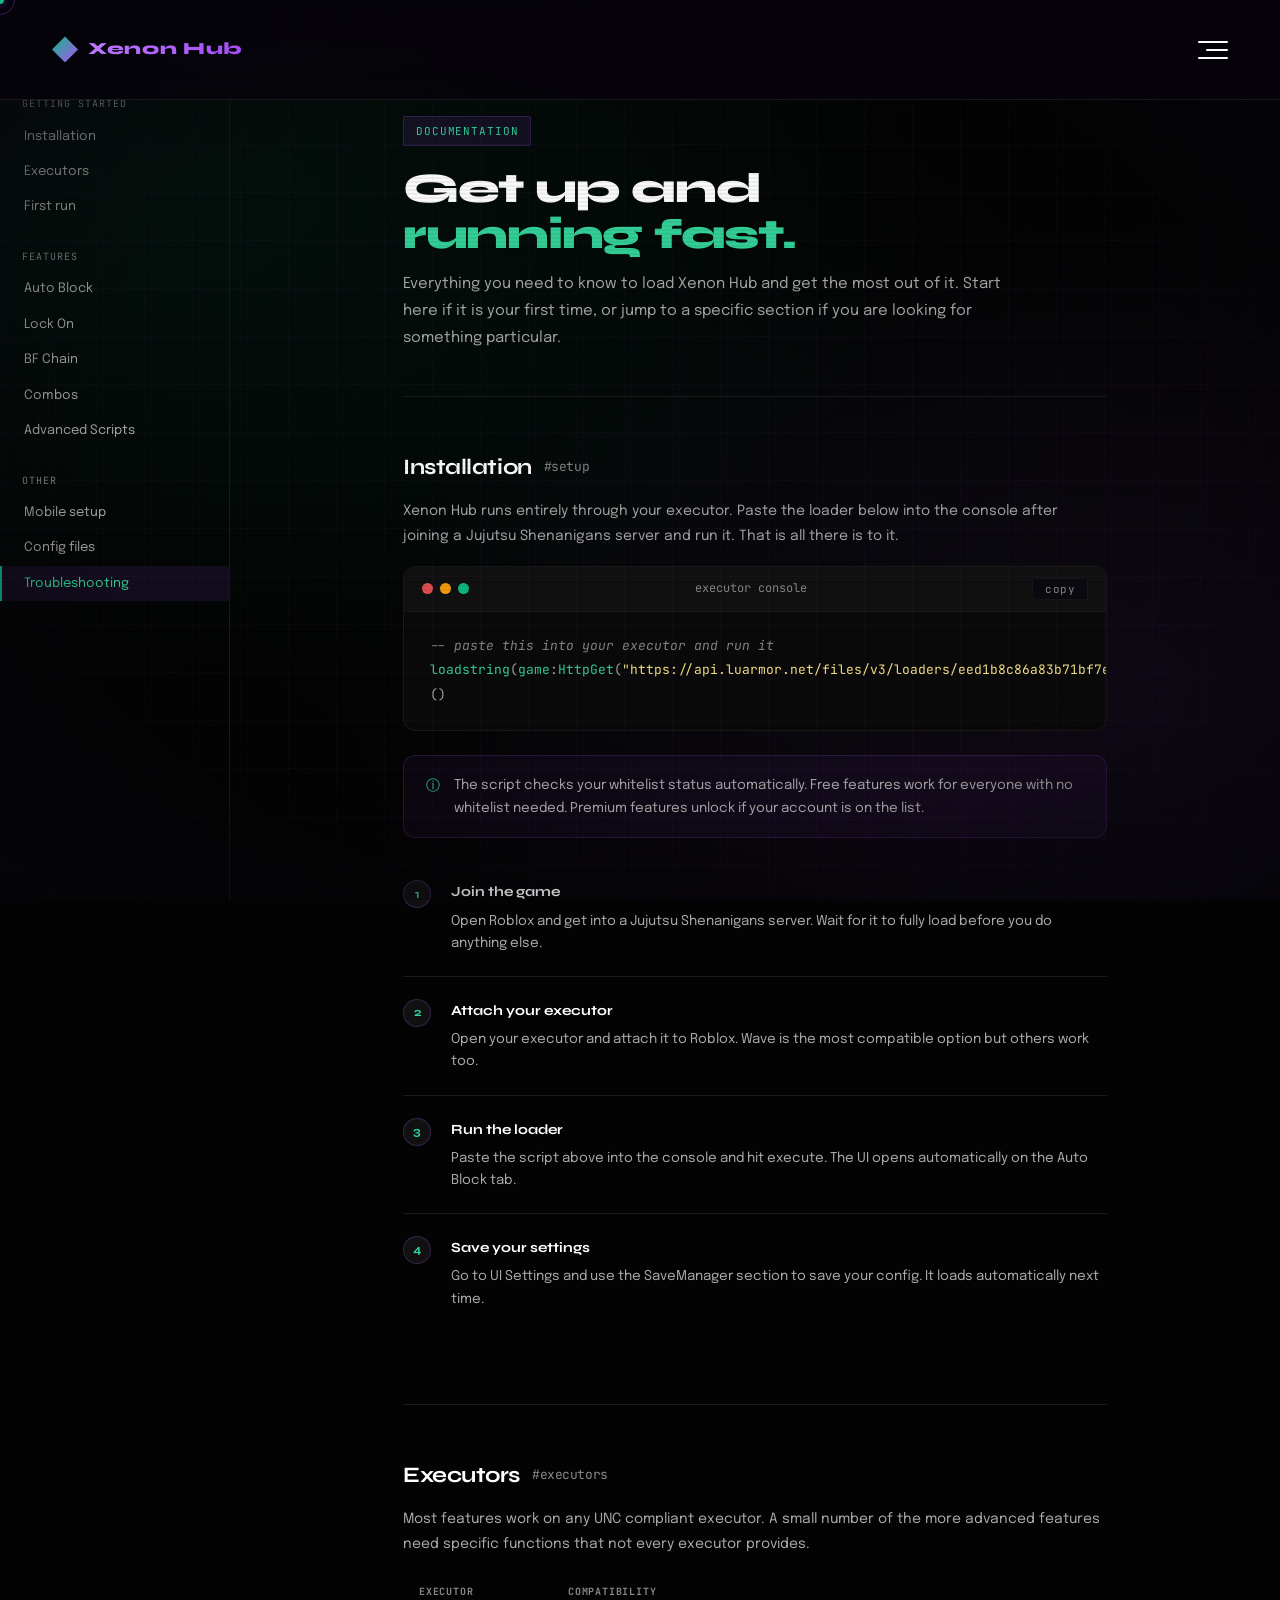
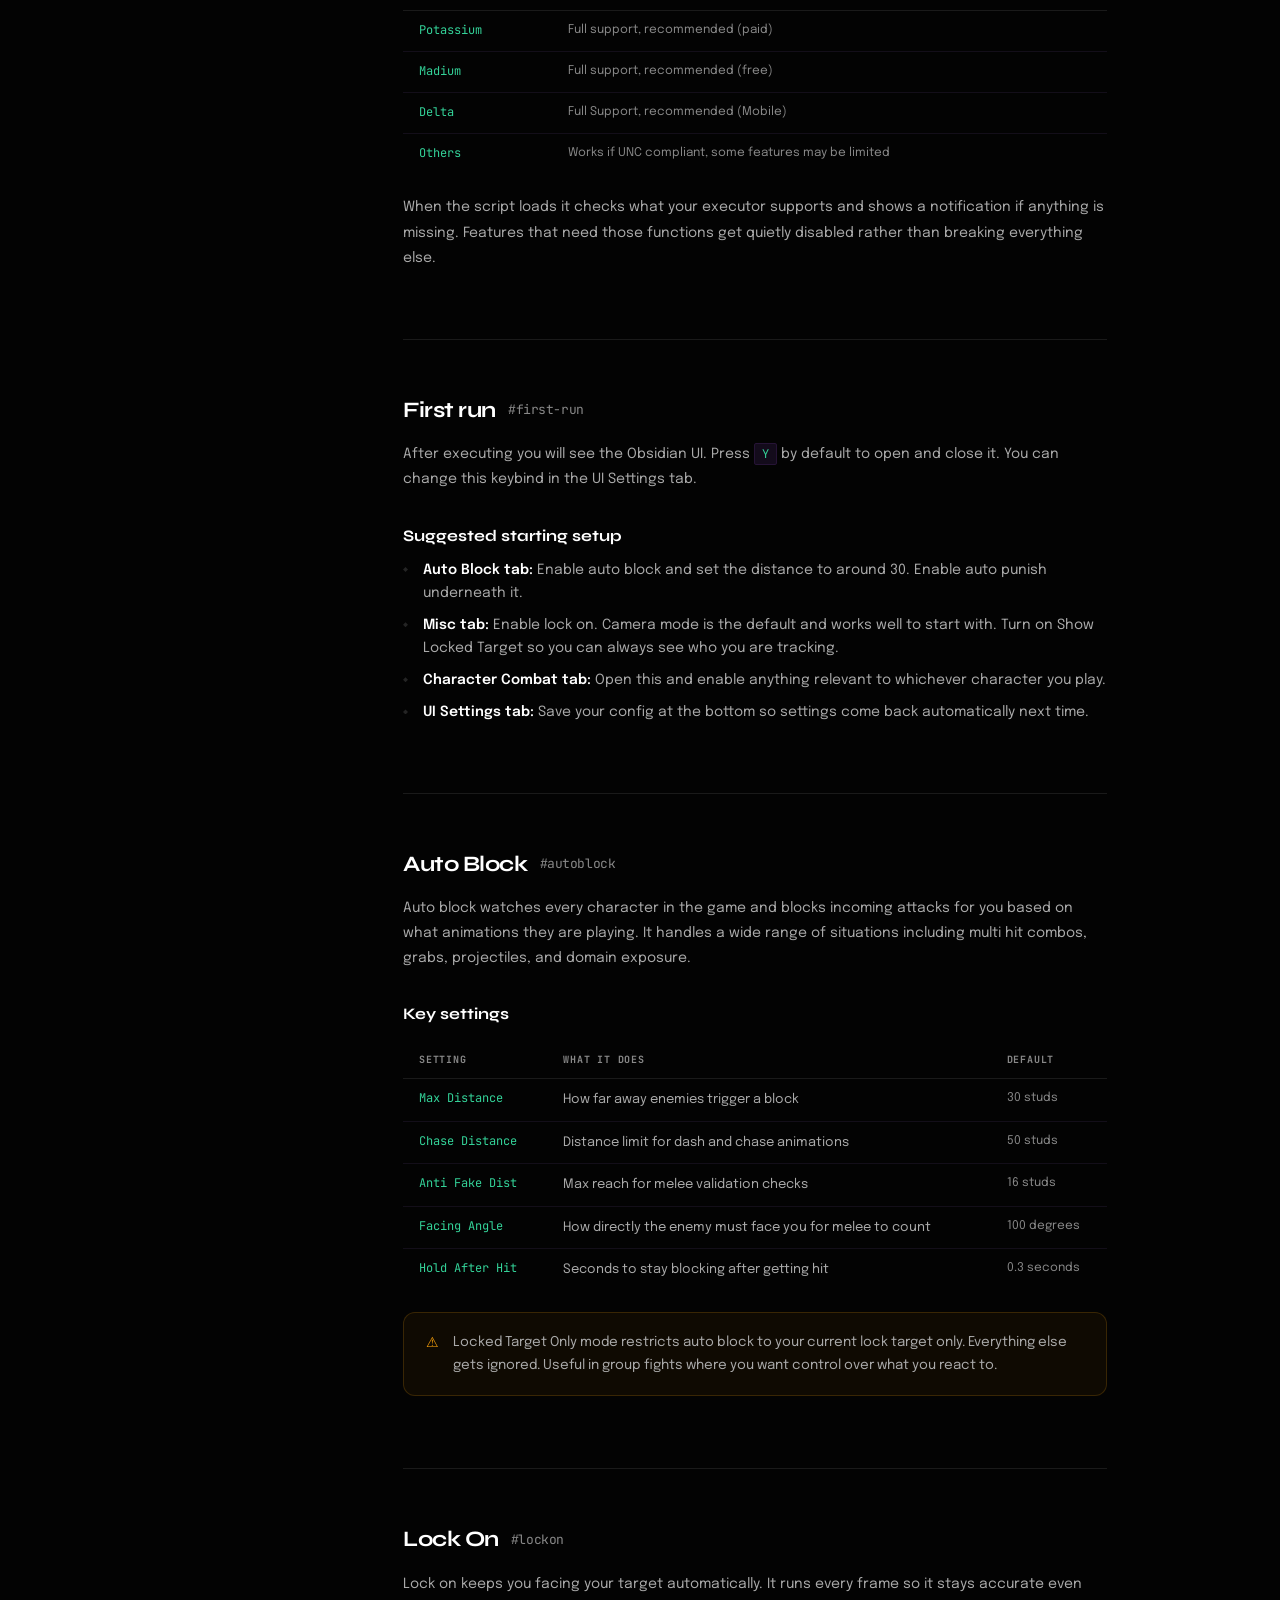
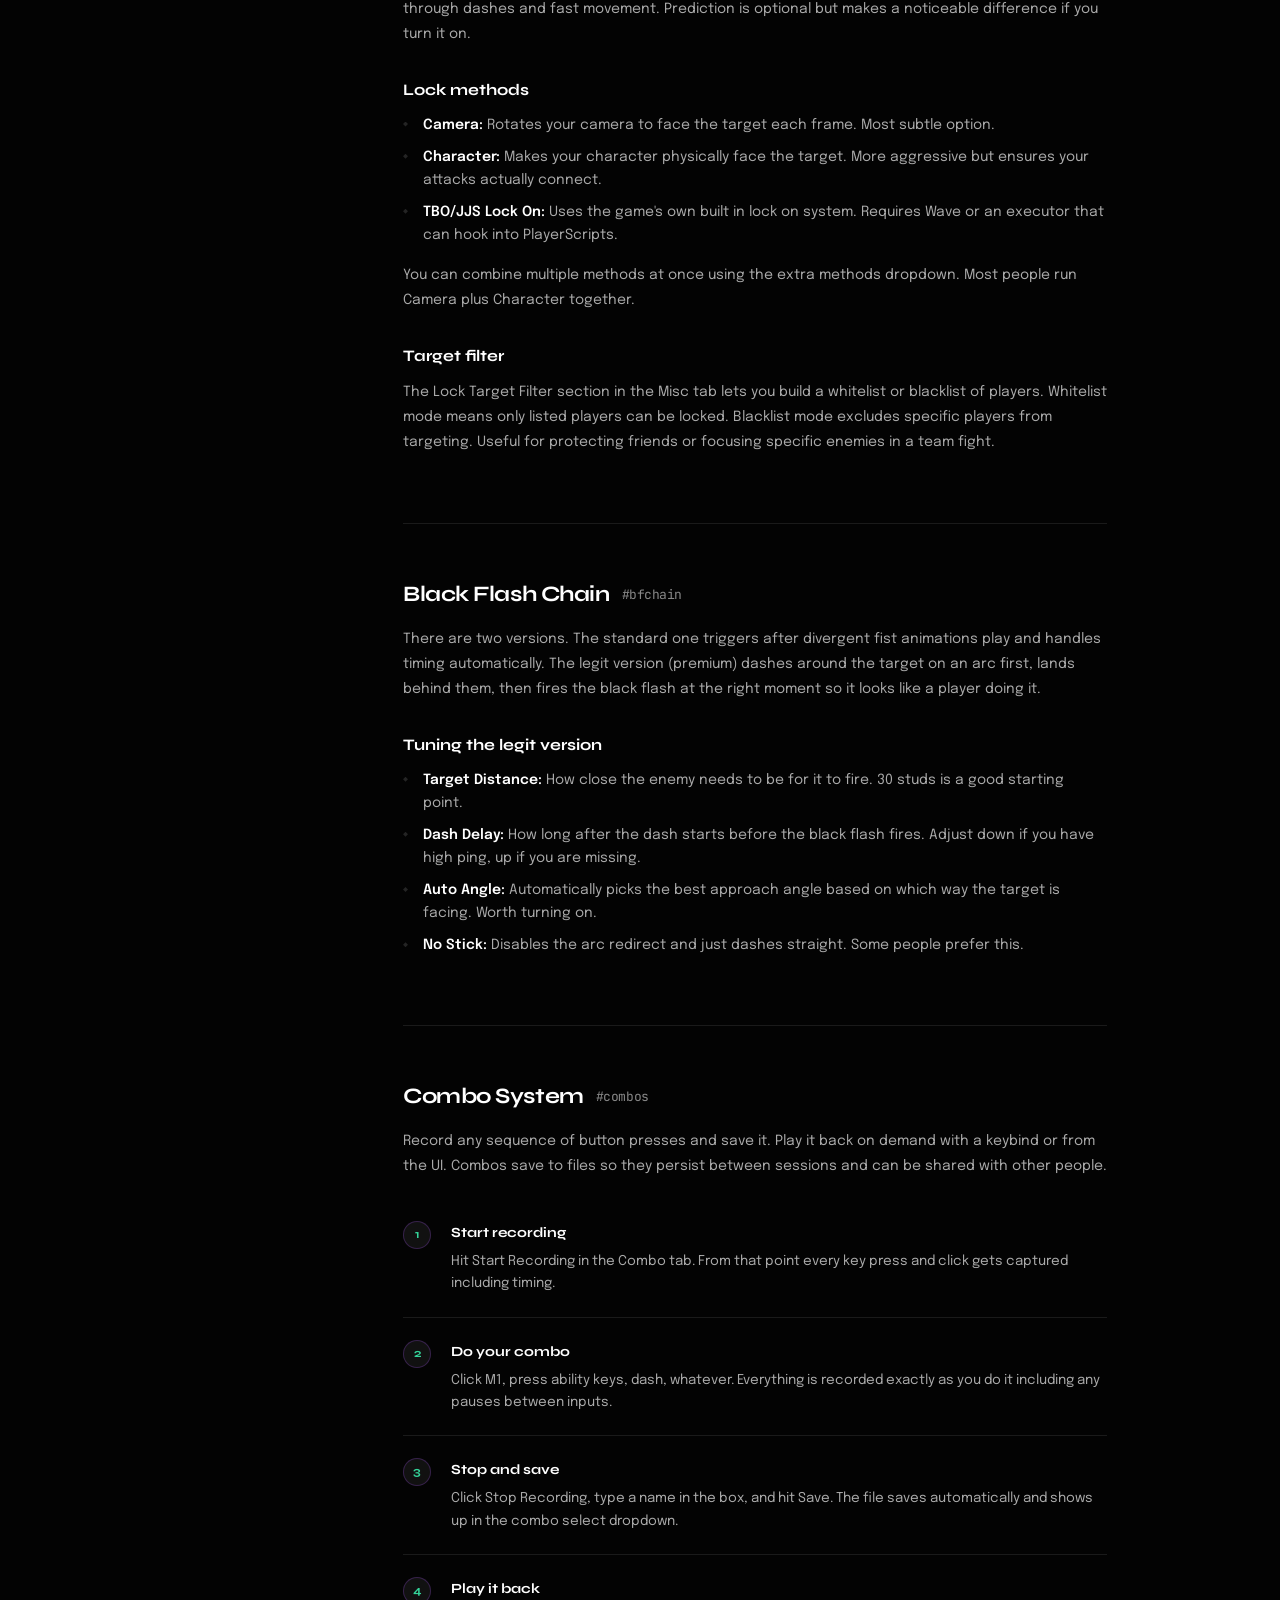
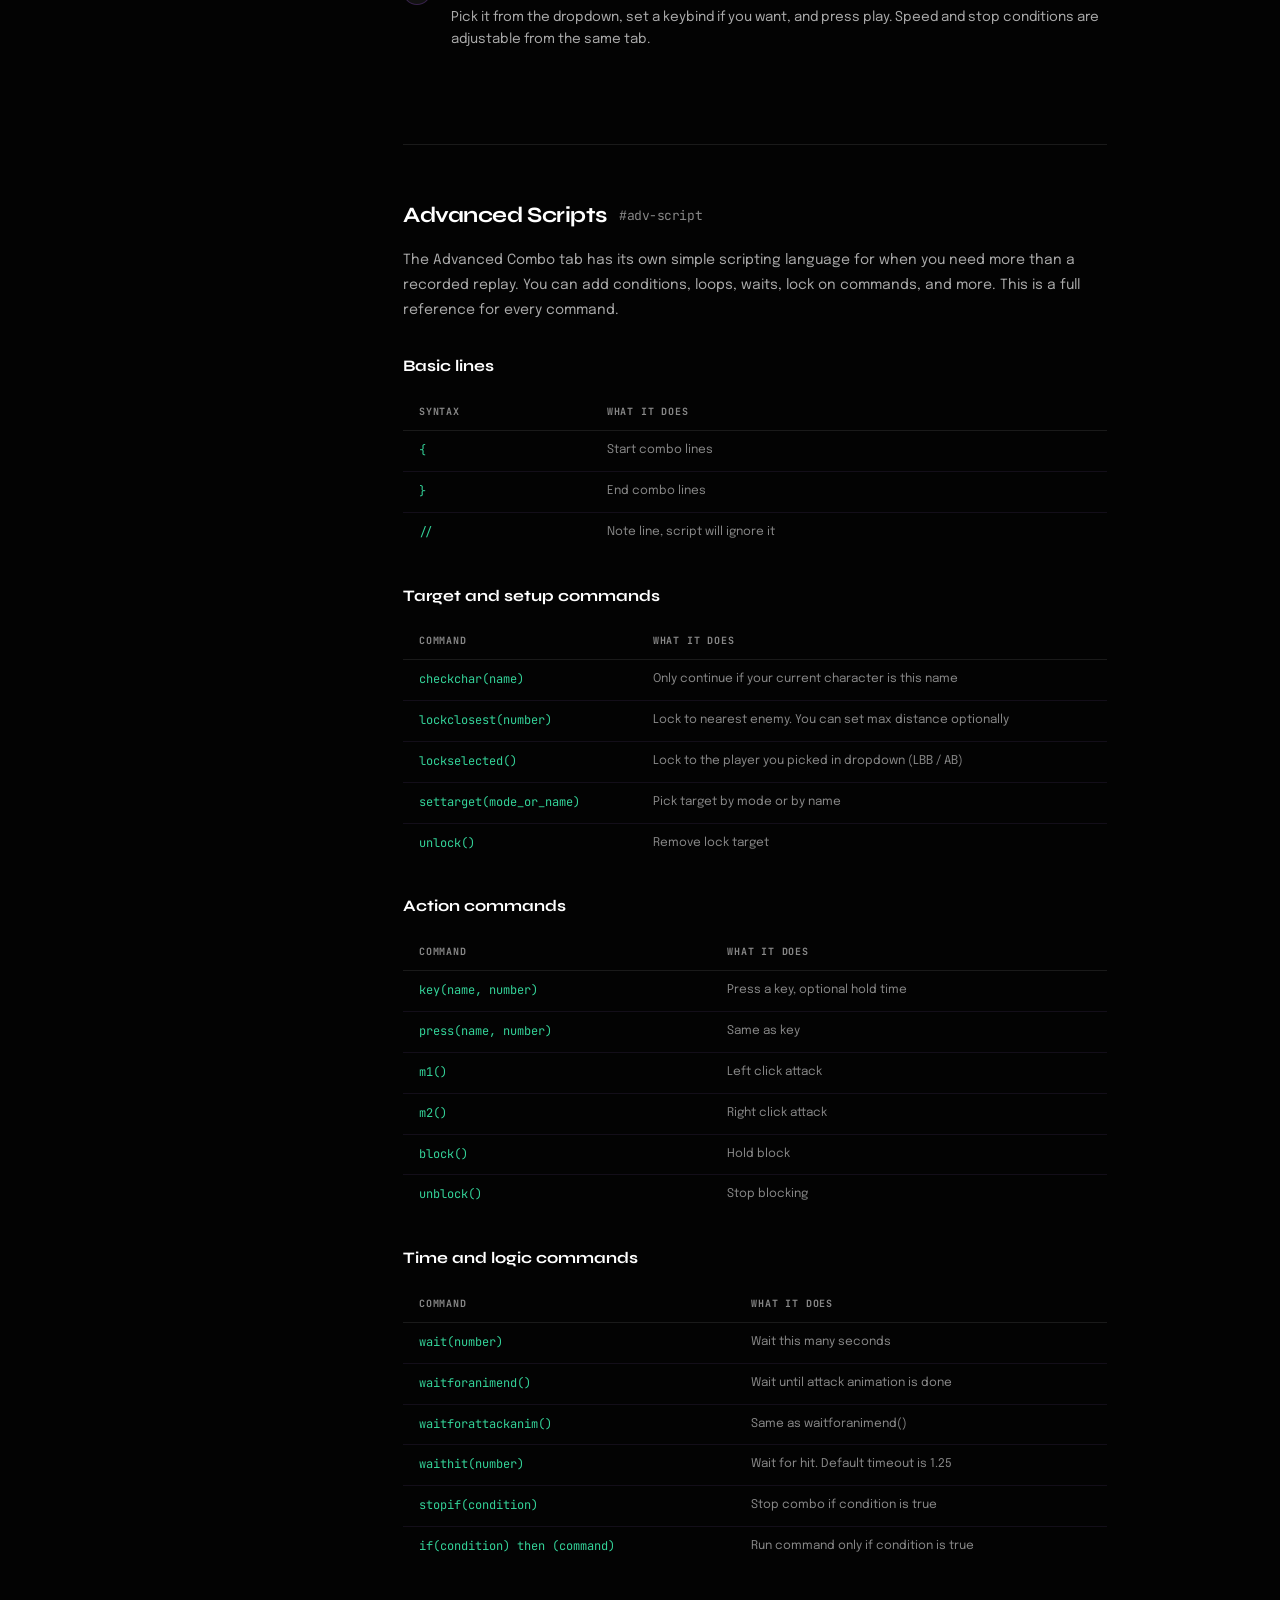
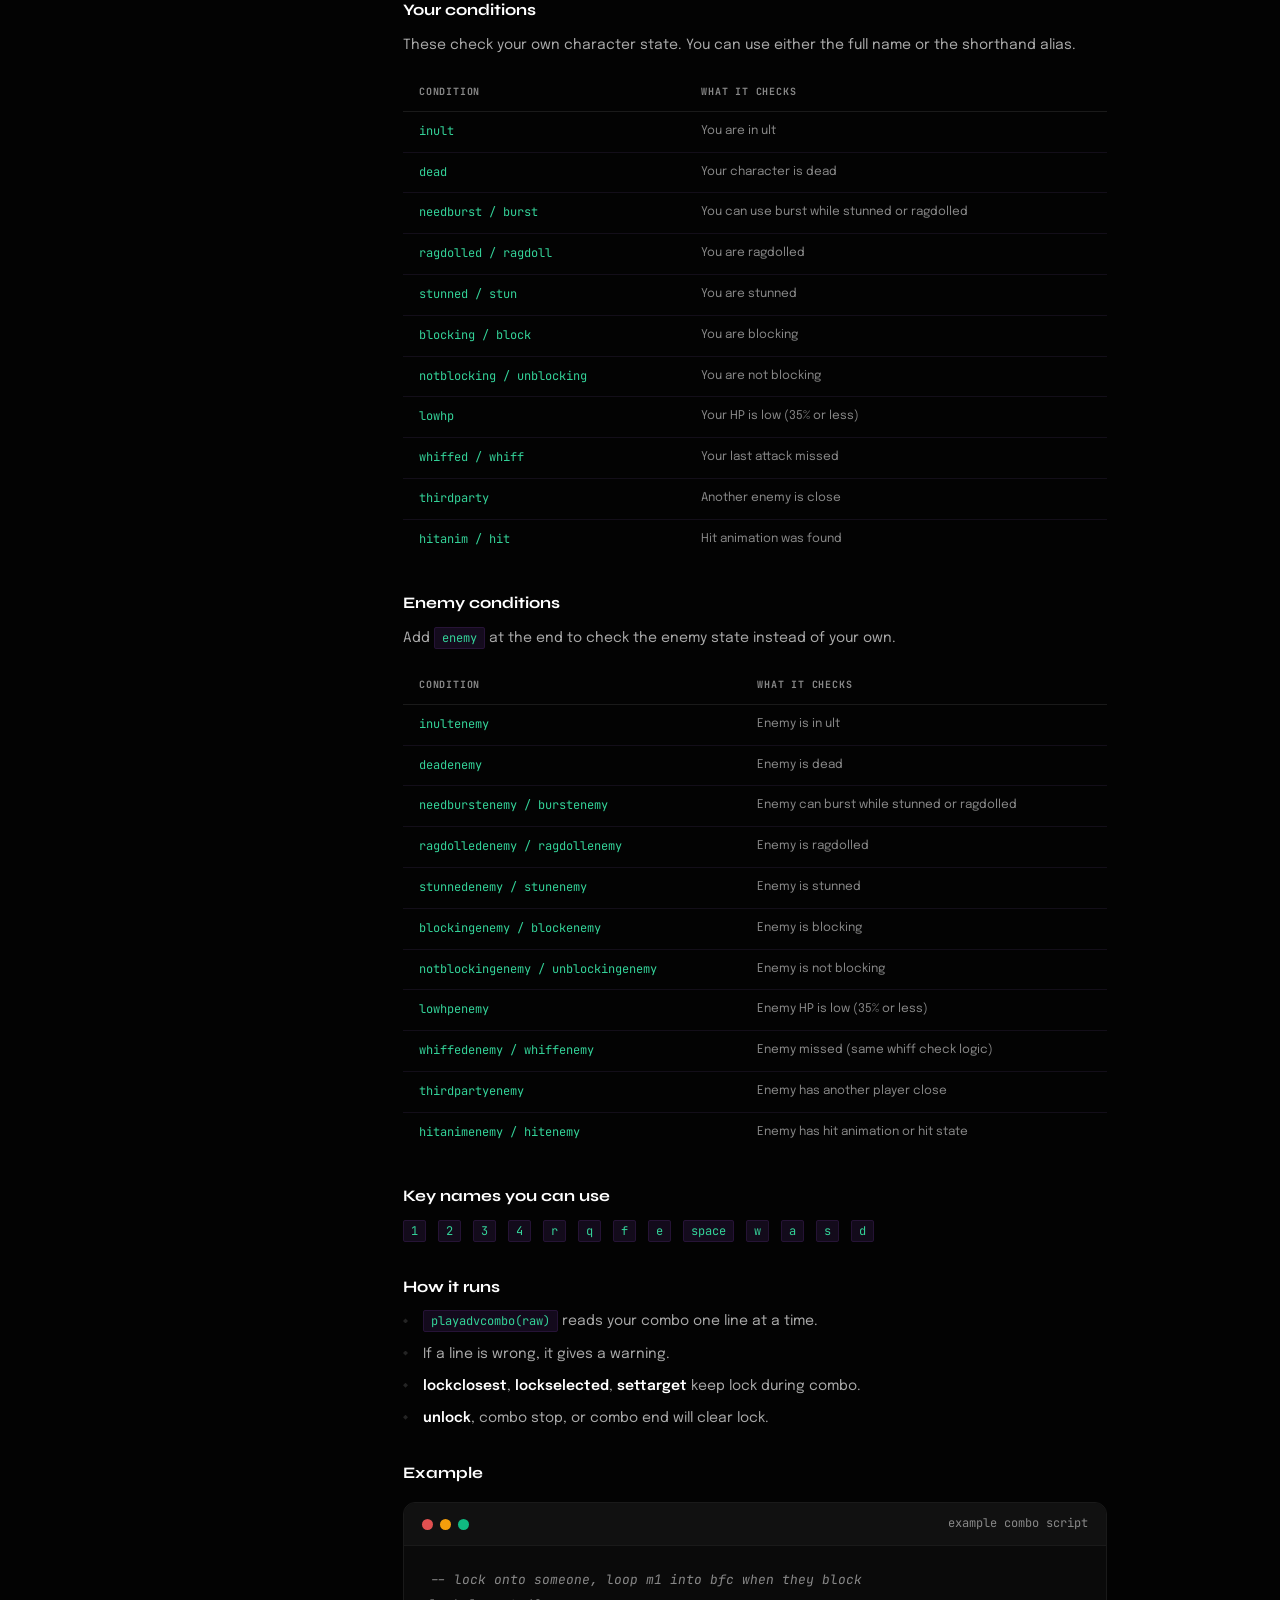
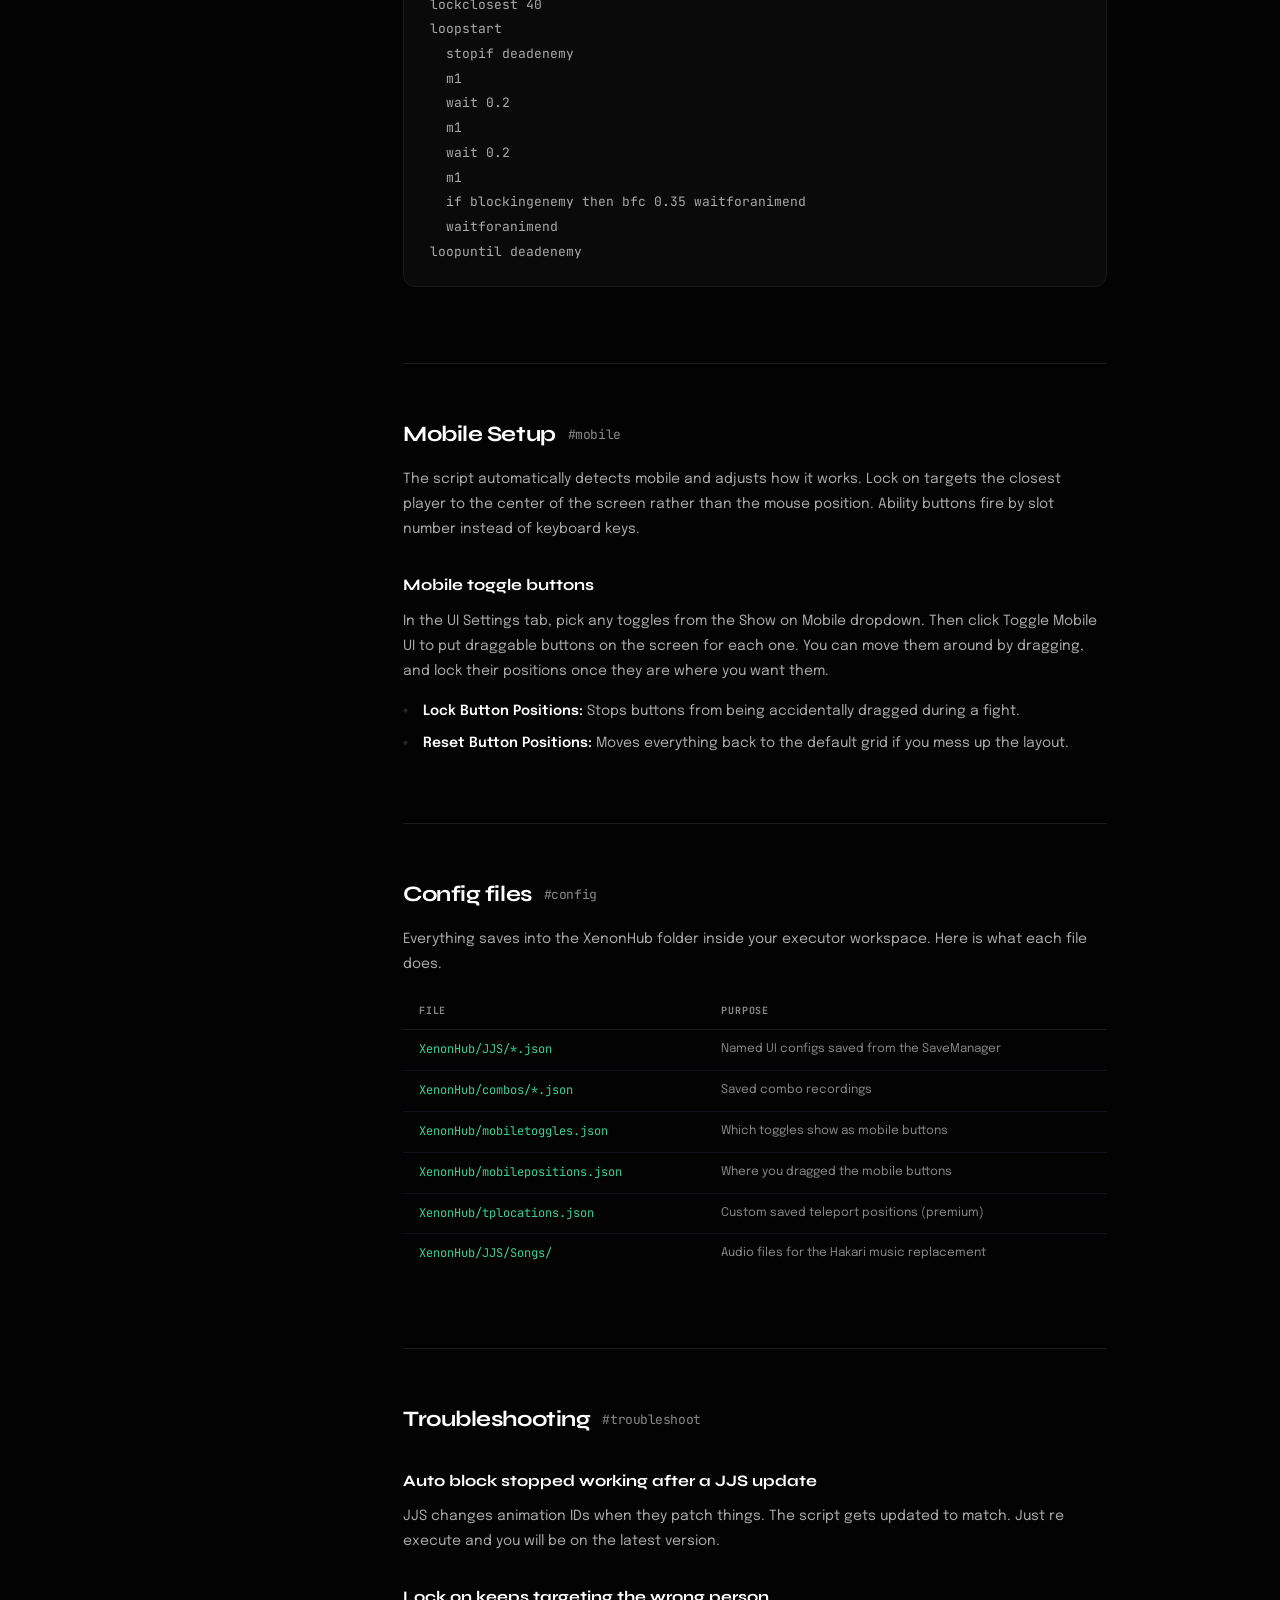
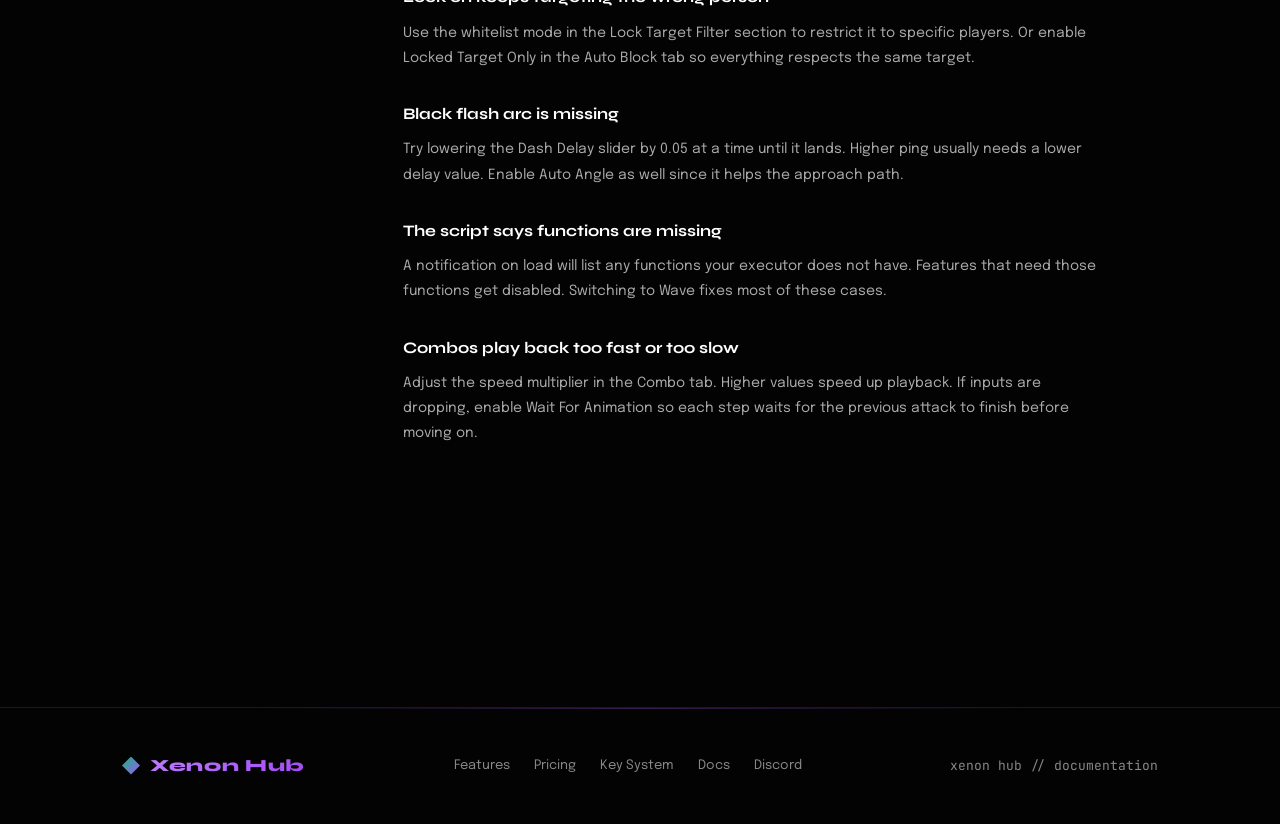
<file: docs.html>
<!doctype html>
<html lang="en">
  <head>
    <meta charset="UTF-8" />
    <meta name="viewport" content="width=device-width, initial-scale=1.0" />
    <title>Docs — Xenon Hub</title>
    <link rel="icon" type="image/png" href="logo2.png" />
    <link rel="stylesheet" href="style.css" />
    <style>
      .docs-layout {
        display: grid;
        grid-template-columns: 230px 1fr;
        min-height: calc(100vh - 64px);
        margin-top: 64px;
        align-items: start;
      }
      .docs-sidebar {
        position: sticky;
        top: 64px;
        height: calc(100vh - 64px);
        overflow-y: auto;
        border-right: 1px solid var(--border);
        padding: 32px 0;
      }
      .sb-section {
        margin-bottom: 24px;
      }
      .sb-label {
        padding: 0 22px;
        font-family: "JetBrains Mono", monospace;
        font-size: 10px;
        letter-spacing: 0.1em;
        text-transform: uppercase;
        color: var(--text-muted);
        margin-bottom: 6px;
      }
      .sb-link {
        display: block;
        padding: 7px 22px;
        font-size: 13px;
        color: var(--text-dim);
        text-decoration: none;
        transition:
          color 0.2s,
          background 0.2s;
        border-left: 2px solid transparent;
      }
      .sb-link:hover {
        color: var(--text);
        background: rgba(168, 85, 247, 0.05);
      }
      .sb-link.active {
        color: var(--accent-light);
        border-left-color: var(--accent);
        background: var(--accent-glow2);
      }

      .docs-content {
        padding: 52px 68px;
        max-width: 840px;
        margin: 0 auto;
      }
      .docs-content h1 {
        font-family: "Syne", sans-serif;
        font-size: clamp(28px, 4vw, 42px);
        font-weight: 800;
        letter-spacing: -0.03em;
        color: var(--text);
        margin-bottom: 14px;
        line-height: 1.08;
      }
      .docs-content h1 span {
        color: var(--accent-light);
      }
      .docs-content > p {
        font-size: 15px;
        color: var(--text-dim);
        line-height: 1.8;
        margin-bottom: 44px;
        max-width: 600px;
      }

      .doc-sec {
        padding: 52px 0;
        border-top: 1px solid var(--border);
      }
      .doc-sec:first-of-type {
        border-top: none;
        padding-top: 0;
      }
      .doc-sec h2 {
        font-family: "Syne", sans-serif;
        font-size: 22px;
        font-weight: 700;
        color: var(--text);
        margin-bottom: 14px;
        letter-spacing: -0.02em;
        display: flex;
        align-items: center;
        gap: 12px;
      }
      .doc-sec h2 .anchor {
        font-size: 13px;
        color: var(--text-muted);
        font-weight: 400;
        font-family: "JetBrains Mono", monospace;
      }
      .doc-sec h3 {
        font-family: "Syne", sans-serif;
        font-size: 16px;
        font-weight: 700;
        color: var(--text);
        margin: 30px 0 10px;
      }
      .doc-sec p {
        font-size: 14px;
        color: var(--text-dim);
        line-height: 1.8;
        margin-bottom: 16px;
      }
      .doc-sec ul {
        list-style: none;
        display: flex;
        flex-direction: column;
        gap: 9px;
        margin-bottom: 16px;
      }
      .doc-sec ul li {
        font-size: 14px;
        color: var(--text-dim);
        padding-left: 20px;
        position: relative;
        line-height: 1.65;
      }
      .doc-sec ul li::before {
        content: "";
        position: absolute;
        left: 0;
        top: 8px;
        width: 5px;
        height: 5px;
        background: var(--border2);
        clip-path: polygon(50% 0%, 100% 50%, 50% 100%, 0% 50%);
      }
      .doc-sec ul li strong {
        color: var(--text);
        font-weight: 600;
      }

      code {
        font-family: "JetBrains Mono", monospace;
        font-size: 12px;
        color: var(--accent-light);
        background: var(--accent-glow2);
        border: 1px solid rgba(168, 85, 247, 0.12);
        padding: 2px 7px;
        border-radius: 2px;
      }

      .code-block {
        background: var(--surface);
        border: 1px solid var(--border);
        border-radius: var(--radius-lg);
        overflow: hidden;
        margin: 16px 0 24px;
      }
      .code-header {
        padding: 11px 18px;
        border-bottom: 1px solid var(--border);
        display: flex;
        align-items: center;
        justify-content: space-between;
        background: var(--surface2);
      }
      .code-dots {
        display: flex;
        gap: 7px;
      }
      .code-dot {
        width: 11px;
        height: 11px;
        border-radius: 50%;
      }
      .code-dot:nth-child(1) {
        background: #e05050;
      }
      .code-dot:nth-child(2) {
        background: #f59e0b;
      }
      .code-dot:nth-child(3) {
        background: var(--accent);
      }
      .code-filename {
        font-family: "JetBrains Mono", monospace;
        font-size: 12px;
        color: var(--text-muted);
      }
      .copy-btn {
        font-family: "JetBrains Mono", monospace;
        font-size: 11px;
        color: var(--text-muted);
        background: rgba(12, 9, 18, 0.8);
        border: 1px solid var(--border);
        padding: 3px 12px;
        border-radius: 0;
        cursor: none;
        transition: all 0.25s;
        clip-path: polygon(
          0 0,
          calc(100% - 5px) 0,
          100% 5px,
          100% 100%,
          5px 100%,
          0 calc(100% - 5px)
        );
        letter-spacing: 0.04em;
      }
      .copy-btn:hover {
        border-color: var(--accent);
        color: var(--accent-light);
        text-shadow: 0 0 8px rgba(168, 85, 247, 0.4);
        box-shadow: 0 0 10px rgba(168, 85, 247, 0.1);
      }
      .code-body {
        padding: 22px 26px;
        font-family: "JetBrains Mono", monospace;
        font-size: 13px;
        line-height: 1.9;
        color: var(--text-dim);
        overflow-x: auto;
      }
      .code-body .cm {
        color: var(--text-muted);
        font-style: italic;
      }
      .code-body .fn {
        color: var(--accent-light);
      }
      .code-body .st {
        color: #fde68a;
      }

      .steps {
        display: flex;
        flex-direction: column;
        gap: 0;
        margin: 20px 0;
      }
      .step {
        display: flex;
        gap: 20px;
        padding: 22px 0;
        border-bottom: 1px solid var(--border);
      }
      .step:last-child {
        border-bottom: none;
      }
      .step-num {
        width: 28px;
        height: 28px;
        background: var(--surface2);
        border: 1px solid rgba(168, 85, 247, 0.25);
        border-radius: 50%;
        display: flex;
        align-items: center;
        justify-content: center;
        font-family: "Syne", sans-serif;
        font-size: 12px;
        font-weight: 700;
        color: var(--accent-light);
        flex-shrink: 0;
      }
      .step-body h4 {
        font-family: "Syne", sans-serif;
        font-size: 14px;
        font-weight: 700;
        color: var(--text);
        margin-bottom: 6px;
      }
      .step-body p {
        font-size: 13.5px;
        color: var(--text-dim);
        line-height: 1.65;
        margin: 0;
      }

      .callout {
        display: flex;
        gap: 14px;
        padding: 18px 22px;
        border-radius: var(--radius-lg);
        margin: 20px 0;
        font-size: 13.5px;
        line-height: 1.7;
      }
      .callout.info {
        background: rgba(168, 85, 247, 0.05);
        border: 1px solid rgba(168, 85, 247, 0.18);
        color: var(--text-dim);
      }
      .callout.warn {
        background: rgba(245, 158, 11, 0.05);
        border: 1px solid rgba(245, 158, 11, 0.18);
        color: var(--text-dim);
      }
      .callout-icon {
        flex-shrink: 0;
        margin-top: 1px;
        font-size: 14px;
      }
      .callout.info .callout-icon {
        color: var(--accent-light);
      }
      .callout.warn .callout-icon {
        color: #f59e0b;
      }

      .opts-table {
        width: 100%;
        border-collapse: collapse;
        font-size: 13px;
        margin: 14px 0 22px;
      }
      .opts-table th {
        text-align: left;
        padding: 10px 16px;
        font-family: "JetBrains Mono", monospace;
        font-size: 10px;
        letter-spacing: 0.08em;
        text-transform: uppercase;
        color: var(--text-muted);
        border-bottom: 1px solid var(--border);
      }
      .opts-table td {
        padding: 10px 16px;
        color: var(--text-dim);
        border-bottom: 1px solid rgba(30, 22, 40, 0.6);
        vertical-align: top;
      }
      .opts-table td:first-child {
        font-family: "JetBrains Mono", monospace;
        font-size: 12px;
        color: var(--accent-light);
        white-space: nowrap;
      }
      .opts-table td:last-child {
        color: var(--text-muted);
        font-size: 12px;
      }
      .opts-table tr:last-child td {
        border-bottom: none;
      }
      .opts-table tr:hover td {
        background: var(--surface2);
      }

      @media (max-width: 900px) {
        .docs-layout {
          grid-template-columns: 1fr;
        }
        .docs-sidebar {
          display: none;
        }
        .docs-content {
          padding: 32px 24px;
        }
      }

      /* --- Modern UI Additions --- */
      .nav-modern {
        position: absolute;
        top: 0;
        left: 0;
        right: 0;
        height: 100px;
        display: flex;
        align-items: center;
        justify-content: space-between;
        padding: 0 52px;
        z-index: 300;
        pointer-events: none;
      }
      .nav-modern > * {
        pointer-events: auto;
      }

      .dashboard-btn {
        position: absolute;
        left: 50%;
        transform: translateX(-50%);
        background: rgba(6, 4, 10, 0.6);
        backdrop-filter: blur(16px);
        -webkit-backdrop-filter: blur(16px);
        border: 1px solid rgba(168, 85, 247, 0.25);
        color: var(--text);
        font-family: "JetBrains Mono", monospace;
        font-size: 13px;
        padding: 10px 28px;
        border-radius: 40px;
        text-decoration: none;
        transition: all 0.3s ease;
        letter-spacing: 0.05em;
        text-transform: uppercase;
        box-shadow: 0 4px 20px rgba(0, 0, 0, 0.3);
      }
      .dashboard-btn:hover {
        background: rgba(168, 85, 247, 0.15);
        border-color: rgba(168, 85, 247, 0.5);
        box-shadow: 0 0 24px rgba(168, 85, 247, 0.3);
        color: #fff;
      }

      .menu-trigger {
        display: flex;
        flex-direction: column;
        gap: 6px;
        background: none;
        border: none;
        cursor: none;
        width: 40px;
        align-items: flex-end;
        z-index: 301;
      }
      .menu-trigger span {
        display: block;
        height: 2px;
        background: var(--text);
        border-radius: 2px;
        transition: all 0.3s cubic-bezier(0.4, 0, 0.2, 1);
      }
      .menu-trigger span:nth-child(1) {
        width: 30px;
      }
      .menu-trigger span:nth-child(2) {
        width: 22px;
      }
      .menu-trigger span:nth-child(3) {
        width: 30px;
      }
      .menu-trigger:hover span {
        width: 30px;
        background: var(--accent-light);
      }

      .menu-trigger.active span:nth-child(1) {
        transform: translateY(8px) rotate(45deg);
        width: 30px;
      }
      .menu-trigger.active span:nth-child(2) {
        opacity: 0;
      }
      .menu-trigger.active span:nth-child(3) {
        transform: translateY(-8px) rotate(-45deg);
        width: 30px;
      }

      .fullscreen-menu {
        position: fixed;
        inset: 0;
        background: rgba(6, 4, 10, 0.85);
        backdrop-filter: blur(25px);
        -webkit-backdrop-filter: blur(25px);
        z-index: 200;
        opacity: 0;
        pointer-events: none;
        transition: opacity 0.5s ease;
        display: flex;
        align-items: center;
        justify-content: center;
      }
      .fullscreen-menu.active {
        opacity: 1;
        pointer-events: auto;
      }
      .menu-inner {
        display: flex;
        flex-direction: column;
        gap: 20px;
        text-align: center;
        transform: translateY(40px);
        transition: transform 0.6s cubic-bezier(0.16, 1, 0.3, 1);
      }
      .fullscreen-menu.active .menu-inner {
        transform: translateY(0);
      }
      .menu-inner a {
        font-family: "Syne", sans-serif;
        font-size: 52px;
        font-weight: 800;
        color: var(--text-dim);
        text-decoration: none;
        letter-spacing: -0.02em;
        transition: all 0.3s;
      }
      .menu-inner a:hover {
        color: var(--text);
        transform: scale(1.05);
        text-shadow: 0 0 30px rgba(168, 85, 247, 0.4);
      }

      /* Mobile Checks for Navigation */
      @media (max-width: 800px) {
        .nav-modern {
          padding: 0 24px;
        }
        .dashboard-btn {
          display: none;
        }
        .menu-inner a {
          font-size: 34px;
        }
      }
    </style>
  </head>
  <body>
    <div class="cursor" id="cursor"></div>
    <div class="cursor-ring" id="cursorRing"></div>

    <nav class="nav-modern">
      <a href="index.html" class="nav-logo">
        <div class="logo-mark"></div>
        Xenon Hub
      </a>



      <button class="menu-trigger" aria-label="Menu">
        <span></span><span></span><span></span>
      </button>
    </nav>

    <div class="fullscreen-menu" id="fsMenu">
      <div class="menu-inner">
        <a href="index.html">Home</a>
        <a href="features.html">Features</a>
        <a href="pricing.html">Pricing</a>
        <a href="keysystem.html">Key System</a>
        <a href="docs.html">Docs</a>
        <a href="discord.html">Discord</a>
      </div>
    </div>

    <div class="docs-layout">
      <aside class="docs-sidebar">
        <div class="sb-section">
          <div class="sb-label">Getting Started</div>
          <a href="#setup" class="sb-link active">Installation</a>
          <a href="#executors" class="sb-link">Executors</a>
          <a href="#first-run" class="sb-link">First run</a>
        </div>
        <div class="sb-section">
          <div class="sb-label">Features</div>
          <a href="#autoblock" class="sb-link">Auto Block</a>
          <a href="#lockon" class="sb-link">Lock On</a>
          <a href="#bfchain" class="sb-link">BF Chain</a>
          <a href="#combos" class="sb-link">Combos</a>
          <a href="#adv-script" class="sb-link">Advanced Scripts</a>
        </div>
        <div class="sb-section">
          <div class="sb-label">Other</div>
          <a href="#mobile" class="sb-link">Mobile setup</a>
          <a href="#config" class="sb-link">Config files</a>
          <a href="#troubleshoot" class="sb-link">Troubleshooting</a>
        </div>
      </aside>

      <div class="docs-content">
        <div class="tag" style="margin-bottom: 20px">Documentation</div>
        <h1>Get up and<br /><span>running fast.</span></h1>
        <p>
          Everything you need to know to load Xenon Hub and get the most out of
          it. Start here if it is your first time, or jump to a specific section
          if you are looking for something particular.
        </p>

        <div class="doc-sec" id="setup">
          <h2>Installation <span class="anchor">#setup</span></h2>
          <p>
            Xenon Hub runs entirely through your executor. Paste the loader
            below into the console after joining a Jujutsu Shenanigans server
            and run it. That is all there is to it.
          </p>

          <div class="code-block">
            <div class="code-header">
              <div class="code-dots">
                <div class="code-dot"></div>
                <div class="code-dot"></div>
                <div class="code-dot"></div>
              </div>
              <div class="code-filename">executor console</div>
              <button class="copy-btn" id="copyLoader">copy</button>
            </div>
            <div class="code-body">
              <span class="cm">-- paste this into your executor and run it</span
              ><br />
              <span class="fn">loadstring</span>(<span class="fn">game</span
              >:<span class="fn">HttpGet</span>(<span class="st"
                >"https://api.luarmor.net/files/v3/loaders/eed1b8c86a83b71bf7e8ec398fc39401.lua"</span
              >))()
            </div>
          </div>

          <div class="callout info">
            <span class="callout-icon">&#9432;</span>
            <div>
              The script checks your whitelist status automatically. Free
              features work for everyone with no whitelist needed. Premium
              features unlock if your account is on the list.
            </div>
          </div>

          <div class="steps">
            <div class="step">
              <div class="step-num">1</div>
              <div class="step-body">
                <h4>Join the game</h4>
                <p>
                  Open Roblox and get into a Jujutsu Shenanigans server. Wait
                  for it to fully load before you do anything else.
                </p>
              </div>
            </div>
            <div class="step">
              <div class="step-num">2</div>
              <div class="step-body">
                <h4>Attach your executor</h4>
                <p>
                  Open your executor and attach it to Roblox. Wave is the most
                  compatible option but others work too.
                </p>
              </div>
            </div>
            <div class="step">
              <div class="step-num">3</div>
              <div class="step-body">
                <h4>Run the loader</h4>
                <p>
                  Paste the script above into the console and hit execute. The
                  UI opens automatically on the Auto Block tab.
                </p>
              </div>
            </div>
            <div class="step">
              <div class="step-num">4</div>
              <div class="step-body">
                <h4>Save your settings</h4>
                <p>
                  Go to UI Settings and use the SaveManager section to save your
                  config. It loads automatically next time.
                </p>
              </div>
            </div>
          </div>
        </div>

        <div class="doc-sec" id="executors">
          <h2>Executors <span class="anchor">#executors</span></h2>
          <p>
            Most features work on any UNC compliant executor. A small number of
            the more advanced features need specific functions that not every
            executor provides.
          </p>

          <table class="opts-table">
            <thead>
              <tr>
                <th>Executor</th>
                <th>Compatibility</th>
              </tr>
            </thead>
            <tbody>
              <tr>
                <td>Potassium</td>
                <td>Full support, recommended (paid)</td>
              </tr>
              <tr>
                <td>Madium</td>
                <td>Full support, recommended (free)</td>
              </tr>
              <tr>
                <td>Delta</td>
                <td>Full Support, recommended (Mobile)</td>
              </tr>
              <tr>
                <td>Others</td>
                <td>Works if UNC compliant, some features may be limited</td>
              </tr>
            </tbody>
          </table>

          <p>
            When the script loads it checks what your executor supports and
            shows a notification if anything is missing. Features that need
            those functions get quietly disabled rather than breaking everything
            else.
          </p>
        </div>

        <div class="doc-sec" id="first-run">
          <h2>First run <span class="anchor">#first-run</span></h2>
          <p>
            After executing you will see the Obsidian UI. Press
            <code>Y</code> by default to open and close it. You can change this
            keybind in the UI Settings tab.
          </p>

          <h3>Suggested starting setup</h3>
          <ul>
            <li>
              <strong>Auto Block tab:</strong> Enable auto block and set the
              distance to around 30. Enable auto punish underneath it.
            </li>
            <li>
              <strong>Misc tab:</strong> Enable lock on. Camera mode is the
              default and works well to start with. Turn on Show Locked Target
              so you can always see who you are tracking.
            </li>
            <li>
              <strong>Character Combat tab:</strong> Open this and enable
              anything relevant to whichever character you play.
            </li>
            <li>
              <strong>UI Settings tab:</strong> Save your config at the bottom
              so settings come back automatically next time.
            </li>
          </ul>
        </div>

        <div class="doc-sec" id="autoblock">
          <h2>Auto Block <span class="anchor">#autoblock</span></h2>
          <p>
            Auto block watches every character in the game and blocks incoming
            attacks for you based on what animations they are playing. It
            handles a wide range of situations including multi hit combos,
            grabs, projectiles, and domain exposure.
          </p>

          <h3>Key settings</h3>
          <table class="opts-table">
            <thead>
              <tr>
                <th>Setting</th>
                <th>What it does</th>
                <th>Default</th>
              </tr>
            </thead>
            <tbody>
              <tr>
                <td>Max Distance</td>
                <td>How far away enemies trigger a block</td>
                <td>30 studs</td>
              </tr>
              <tr>
                <td>Chase Distance</td>
                <td>Distance limit for dash and chase animations</td>
                <td>50 studs</td>
              </tr>
              <tr>
                <td>Anti Fake Dist</td>
                <td>Max reach for melee validation checks</td>
                <td>16 studs</td>
              </tr>
              <tr>
                <td>Facing Angle</td>
                <td>How directly the enemy must face you for melee to count</td>
                <td>100 degrees</td>
              </tr>
              <tr>
                <td>Hold After Hit</td>
                <td>Seconds to stay blocking after getting hit</td>
                <td>0.3 seconds</td>
              </tr>
            </tbody>
          </table>

          <div class="callout warn">
            <span class="callout-icon">&#9888;</span>
            <div>
              Locked Target Only mode restricts auto block to your current lock
              target only. Everything else gets ignored. Useful in group fights
              where you want control over what you react to.
            </div>
          </div>
        </div>

        <div class="doc-sec" id="lockon">
          <h2>Lock On <span class="anchor">#lockon</span></h2>
          <p>
            Lock on keeps you facing your target automatically. It runs every
            frame so it stays accurate even through dashes and fast movement.
            Prediction is optional but makes a noticeable difference if you turn
            it on.
          </p>

          <h3>Lock methods</h3>
          <ul>
            <li>
              <strong>Camera:</strong> Rotates your camera to face the target
              each frame. Most subtle option.
            </li>
            <li>
              <strong>Character:</strong> Makes your character physically face
              the target. More aggressive but ensures your attacks actually
              connect.
            </li>
            <li>
              <strong>TBO/JJS Lock On:</strong> Uses the game's own built in
              lock on system. Requires Wave or an executor that can hook into
              PlayerScripts.
            </li>
          </ul>

          <p>
            You can combine multiple methods at once using the extra methods
            dropdown. Most people run Camera plus Character together.
          </p>

          <h3>Target filter</h3>
          <p>
            The Lock Target Filter section in the Misc tab lets you build a
            whitelist or blacklist of players. Whitelist mode means only listed
            players can be locked. Blacklist mode excludes specific players from
            targeting. Useful for protecting friends or focusing specific
            enemies in a team fight.
          </p>
        </div>

        <div class="doc-sec" id="bfchain">
          <h2>Black Flash Chain <span class="anchor">#bfchain</span></h2>
          <p>
            There are two versions. The standard one triggers after divergent
            fist animations play and handles timing automatically. The legit
            version (premium) dashes around the target on an arc first, lands
            behind them, then fires the black flash at the right moment so it
            looks like a player doing it.
          </p>

          <h3>Tuning the legit version</h3>
          <ul>
            <li>
              <strong>Target Distance:</strong> How close the enemy needs to be
              for it to fire. 30 studs is a good starting point.
            </li>
            <li>
              <strong>Dash Delay:</strong> How long after the dash starts before
              the black flash fires. Adjust down if you have high ping, up if
              you are missing.
            </li>
            <li>
              <strong>Auto Angle:</strong> Automatically picks the best approach
              angle based on which way the target is facing. Worth turning on.
            </li>
            <li>
              <strong>No Stick:</strong> Disables the arc redirect and just
              dashes straight. Some people prefer this.
            </li>
          </ul>
        </div>

        <div class="doc-sec" id="combos">
          <h2>Combo System <span class="anchor">#combos</span></h2>
          <p>
            Record any sequence of button presses and save it. Play it back on
            demand with a keybind or from the UI. Combos save to files so they
            persist between sessions and can be shared with other people.
          </p>

          <div class="steps">
            <div class="step">
              <div class="step-num">1</div>
              <div class="step-body">
                <h4>Start recording</h4>
                <p>
                  Hit Start Recording in the Combo tab. From that point every
                  key press and click gets captured including timing.
                </p>
              </div>
            </div>
            <div class="step">
              <div class="step-num">2</div>
              <div class="step-body">
                <h4>Do your combo</h4>
                <p>
                  Click M1, press ability keys, dash, whatever. Everything is
                  recorded exactly as you do it including any pauses between
                  inputs.
                </p>
              </div>
            </div>
            <div class="step">
              <div class="step-num">3</div>
              <div class="step-body">
                <h4>Stop and save</h4>
                <p>
                  Click Stop Recording, type a name in the box, and hit Save.
                  The file saves automatically and shows up in the combo select
                  dropdown.
                </p>
              </div>
            </div>
            <div class="step">
              <div class="step-num">4</div>
              <div class="step-body">
                <h4>Play it back</h4>
                <p>
                  Pick it from the dropdown, set a keybind if you want, and
                  press play. Speed and stop conditions are adjustable from the
                  same tab.
                </p>
              </div>
            </div>
          </div>
        </div>

        <div class="doc-sec" id="adv-script">
          <h2>Advanced Scripts <span class="anchor">#adv-script</span></h2>
          <p>
            The Advanced Combo tab has its own simple scripting language for
            when you need more than a recorded replay. You can add conditions,
            loops, waits, lock on commands, and more. This is a full reference
            for every command.
          </p>

          <h3>Basic lines</h3>
          <table class="opts-table">
            <thead>
              <tr>
                <th>Syntax</th>
                <th>What it does</th>
              </tr>
            </thead>
            <tbody>
              <tr>
                <td>{</td>
                <td>Start combo lines</td>
              </tr>
              <tr>
                <td>}</td>
                <td>End combo lines</td>
              </tr>
              <tr>
                <td>//</td>
                <td>Note line, script will ignore it</td>
              </tr>
            </tbody>
          </table>

          <h3>Target and setup commands</h3>
          <table class="opts-table">
            <thead>
              <tr>
                <th>Command</th>
                <th>What it does</th>
              </tr>
            </thead>
            <tbody>
              <tr>
                <td>checkchar(name)</td>
                <td>Only continue if your current character is this name</td>
              </tr>
              <tr>
                <td>lockclosest(number)</td>
                <td>
                  Lock to nearest enemy. You can set max distance optionally
                </td>
              </tr>
              <tr>
                <td>lockselected()</td>
                <td>Lock to the player you picked in dropdown (LBB / AB)</td>
              </tr>
              <tr>
                <td>settarget(mode_or_name)</td>
                <td>Pick target by mode or by name</td>
              </tr>
              <tr>
                <td>unlock()</td>
                <td>Remove lock target</td>
              </tr>
            </tbody>
          </table>

          <h3>Action commands</h3>
          <table class="opts-table">
            <thead>
              <tr>
                <th>Command</th>
                <th>What it does</th>
              </tr>
            </thead>
            <tbody>
              <tr>
                <td>key(name, number)</td>
                <td>Press a key, optional hold time</td>
              </tr>
              <tr>
                <td>press(name, number)</td>
                <td>Same as key</td>
              </tr>
              <tr>
                <td>m1()</td>
                <td>Left click attack</td>
              </tr>
              <tr>
                <td>m2()</td>
                <td>Right click attack</td>
              </tr>
              <tr>
                <td>block()</td>
                <td>Hold block</td>
              </tr>
              <tr>
                <td>unblock()</td>
                <td>Stop blocking</td>
              </tr>
            </tbody>
          </table>

          <h3>Time and logic commands</h3>
          <table class="opts-table">
            <thead>
              <tr>
                <th>Command</th>
                <th>What it does</th>
              </tr>
            </thead>
            <tbody>
              <tr>
                <td>wait(number)</td>
                <td>Wait this many seconds</td>
              </tr>
              <tr>
                <td>waitforanimend()</td>
                <td>Wait until attack animation is done</td>
              </tr>
              <tr>
                <td>waitforattackanim()</td>
                <td>Same as waitforanimend()</td>
              </tr>
              <tr>
                <td>waithit(number)</td>
                <td>Wait for hit. Default timeout is 1.25</td>
              </tr>
              <tr>
                <td>stopif(condition)</td>
                <td>Stop combo if condition is true</td>
              </tr>
              <tr>
                <td>if(condition) then (command)</td>
                <td>Run command only if condition is true</td>
              </tr>
            </tbody>
          </table>

          <h3>Your conditions</h3>
          <p>
            These check your own character state. You can use either the full
            name or the shorthand alias.
          </p>
          <table class="opts-table">
            <thead>
              <tr>
                <th>Condition</th>
                <th>What it checks</th>
              </tr>
            </thead>
            <tbody>
              <tr>
                <td>inult</td>
                <td>You are in ult</td>
              </tr>
              <tr>
                <td>dead</td>
                <td>Your character is dead</td>
              </tr>
              <tr>
                <td>needburst / burst</td>
                <td>You can use burst while stunned or ragdolled</td>
              </tr>
              <tr>
                <td>ragdolled / ragdoll</td>
                <td>You are ragdolled</td>
              </tr>
              <tr>
                <td>stunned / stun</td>
                <td>You are stunned</td>
              </tr>
              <tr>
                <td>blocking / block</td>
                <td>You are blocking</td>
              </tr>
              <tr>
                <td>notblocking / unblocking</td>
                <td>You are not blocking</td>
              </tr>
              <tr>
                <td>lowhp</td>
                <td>Your HP is low (35% or less)</td>
              </tr>
              <tr>
                <td>whiffed / whiff</td>
                <td>Your last attack missed</td>
              </tr>
              <tr>
                <td>thirdparty</td>
                <td>Another enemy is close</td>
              </tr>
              <tr>
                <td>hitanim / hit</td>
                <td>Hit animation was found</td>
              </tr>
            </tbody>
          </table>

          <h3>Enemy conditions</h3>
          <p>
            Add <code>enemy</code> at the end to check the enemy state instead
            of your own.
          </p>
          <table class="opts-table">
            <thead>
              <tr>
                <th>Condition</th>
                <th>What it checks</th>
              </tr>
            </thead>
            <tbody>
              <tr>
                <td>inultenemy</td>
                <td>Enemy is in ult</td>
              </tr>
              <tr>
                <td>deadenemy</td>
                <td>Enemy is dead</td>
              </tr>
              <tr>
                <td>needburstenemy / burstenemy</td>
                <td>Enemy can burst while stunned or ragdolled</td>
              </tr>
              <tr>
                <td>ragdolledenemy / ragdollenemy</td>
                <td>Enemy is ragdolled</td>
              </tr>
              <tr>
                <td>stunnedenemy / stunenemy</td>
                <td>Enemy is stunned</td>
              </tr>
              <tr>
                <td>blockingenemy / blockenemy</td>
                <td>Enemy is blocking</td>
              </tr>
              <tr>
                <td>notblockingenemy / unblockingenemy</td>
                <td>Enemy is not blocking</td>
              </tr>
              <tr>
                <td>lowhpenemy</td>
                <td>Enemy HP is low (35% or less)</td>
              </tr>
              <tr>
                <td>whiffedenemy / whiffenemy</td>
                <td>Enemy missed (same whiff check logic)</td>
              </tr>
              <tr>
                <td>thirdpartyenemy</td>
                <td>Enemy has another player close</td>
              </tr>
              <tr>
                <td>hitanimenemy / hitenemy</td>
                <td>Enemy has hit animation or hit state</td>
              </tr>
            </tbody>
          </table>

          <h3>Key names you can use</h3>
          <p>
            <code>1</code> &nbsp; <code>2</code> &nbsp; <code>3</code> &nbsp;
            <code>4</code> &nbsp; <code>r</code> &nbsp; <code>q</code> &nbsp;
            <code>f</code> &nbsp; <code>e</code> &nbsp;
            <code>space</code> &nbsp; <code>w</code> &nbsp;
            <code>a</code> &nbsp; <code>s</code> &nbsp;
            <code>d</code>
          </p>

          <h3>How it runs</h3>
          <ul>
            <li>
              <code>playadvcombo(raw)</code> reads your combo one line at a
              time.
            </li>
            <li>If a line is wrong, it gives a warning.</li>
            <li>
              <strong>lockclosest</strong>, <strong>lockselected</strong>,
              <strong>settarget</strong> keep lock during combo.
            </li>
            <li>
              <strong>unlock</strong>, combo stop, or combo end will clear lock.
            </li>
          </ul>

          <h3>Example</h3>
          <div class="code-block">
            <div class="code-header">
              <div class="code-dots">
                <div class="code-dot"></div>
                <div class="code-dot"></div>
                <div class="code-dot"></div>
              </div>
              <div class="code-filename">example combo script</div>
            </div>
            <div class="code-body">
              <span class="cm"
                >-- lock onto someone, loop m1 into bfc when they block</span
              ><br />
              lockclosest 40<br />
              loopstart<br />
              &nbsp;&nbsp;stopif deadenemy<br />
              &nbsp;&nbsp;m1<br />
              &nbsp;&nbsp;wait 0.2<br />
              &nbsp;&nbsp;m1<br />
              &nbsp;&nbsp;wait 0.2<br />
              &nbsp;&nbsp;m1<br />
              &nbsp;&nbsp;if blockingenemy then bfc 0.35 waitforanimend<br />
              &nbsp;&nbsp;waitforanimend<br />
              loopuntil deadenemy
            </div>
          </div>
        </div>

        <div class="doc-sec" id="mobile">
          <h2>Mobile Setup <span class="anchor">#mobile</span></h2>
          <p>
            The script automatically detects mobile and adjusts how it works.
            Lock on targets the closest player to the center of the screen
            rather than the mouse position. Ability buttons fire by slot number
            instead of keyboard keys.
          </p>

          <h3>Mobile toggle buttons</h3>
          <p>
            In the UI Settings tab, pick any toggles from the Show on Mobile
            dropdown. Then click Toggle Mobile UI to put draggable buttons on
            the screen for each one. You can move them around by dragging, and
            lock their positions once they are where you want them.
          </p>

          <ul>
            <li>
              <strong>Lock Button Positions:</strong> Stops buttons from being
              accidentally dragged during a fight.
            </li>
            <li>
              <strong>Reset Button Positions:</strong> Moves everything back to
              the default grid if you mess up the layout.
            </li>
          </ul>
        </div>

        <div class="doc-sec" id="config">
          <h2>Config files <span class="anchor">#config</span></h2>
          <p>
            Everything saves into the XenonHub folder inside your executor
            workspace. Here is what each file does.
          </p>

          <table class="opts-table">
            <thead>
              <tr>
                <th>File</th>
                <th>Purpose</th>
              </tr>
            </thead>
            <tbody>
              <tr>
                <td>XenonHub/JJS/*.json</td>
                <td>Named UI configs saved from the SaveManager</td>
              </tr>
              <tr>
                <td>XenonHub/combos/*.json</td>
                <td>Saved combo recordings</td>
              </tr>
              <tr>
                <td>XenonHub/mobiletoggles.json</td>
                <td>Which toggles show as mobile buttons</td>
              </tr>
              <tr>
                <td>XenonHub/mobilepositions.json</td>
                <td>Where you dragged the mobile buttons</td>
              </tr>
              <tr>
                <td>XenonHub/tplocations.json</td>
                <td>Custom saved teleport positions (premium)</td>
              </tr>
              <tr>
                <td>XenonHub/JJS/Songs/</td>
                <td>Audio files for the Hakari music replacement</td>
              </tr>
            </tbody>
          </table>
        </div>

        <div class="doc-sec" id="troubleshoot">
          <h2>Troubleshooting <span class="anchor">#troubleshoot</span></h2>

          <h3>Auto block stopped working after a JJS update</h3>
          <p>
            JJS changes animation IDs when they patch things. The script gets
            updated to match. Just re execute and you will be on the latest
            version.
          </p>

          <h3>Lock on keeps targeting the wrong person</h3>
          <p>
            Use the whitelist mode in the Lock Target Filter section to restrict
            it to specific players. Or enable Locked Target Only in the Auto
            Block tab so everything respects the same target.
          </p>

          <h3>Black flash arc is missing</h3>
          <p>
            Try lowering the Dash Delay slider by 0.05 at a time until it lands.
            Higher ping usually needs a lower delay value. Enable Auto Angle as
            well since it helps the approach path.
          </p>

          <h3>The script says functions are missing</h3>
          <p>
            A notification on load will list any functions your executor does
            not have. Features that need those functions get disabled. Switching
            to Wave fixes most of these cases.
          </p>

          <h3>Combos play back too fast or too slow</h3>
          <p>
            Adjust the speed multiplier in the Combo tab. Higher values speed up
            playback. If inputs are dropping, enable Wait For Animation so each
            step waits for the previous attack to finish before moving on.
          </p>
        </div>

        <div style="height: 60px"></div>
      </div>
    </div>

    <footer>
      <div class="container">
        <div class="footer-inner">
          <a href="index.html" class="nav-logo"
            ><div class="logo-mark" style="width: 18px; height: 18px"></div>
            Xenon Hub</a
          >
          <ul class="footer-links">
            <li><a href="features.html">Features</a></li>
            <li><a href="pricing.html">Pricing</a></li>
            <li><a href="keysystem.html">Key System</a></li>
            <li><a href="docs.html">Docs</a></li>
            <li><a href="discord.html">Discord</a></li>
          </ul>
          <div class="footer-copy">xenon hub // documentation</div>
        </div>
      </div>
    </footer>

    <script src="smooth-scroll.js"></script>
    <script>
      // Modern full screen menu toggle
      const menuTrigger = document.querySelector(".menu-trigger");
      const fsMenu = document.getElementById("fsMenu");
      menuTrigger.addEventListener("click", function () {
        this.classList.toggle("active");
        fsMenu.classList.toggle("active");
        if (fsMenu.classList.contains("active")) {
          document.body.style.overflow = "hidden";
        } else {
          document.body.style.overflow = "";
        }
      });
      document.querySelectorAll(".menu-inner a").forEach((link) => {
        link.addEventListener("click", () => {
          menuTrigger.classList.remove("active");
          fsMenu.classList.remove("active");
          document.body.style.overflow = "";
        });
      });

      const cursor = document.getElementById("cursor");
      const ring = document.getElementById("cursorRing");
      let mx = 0,
        my = 0,
        rx = 0,
        ry = 0;
      document.addEventListener("mousemove", (e) => {
        mx = e.clientX;
        my = e.clientY;
      });
      (function loop() {
        cursor.style.left = mx + "px";
        cursor.style.top = my + "px";
        rx += (mx - rx) * 0.12;
        ry += (my - ry) * 0.12;
        ring.style.left = rx + "px";
        ring.style.top = ry + "px";
        requestAnimationFrame(loop);
      })();

      document
        .getElementById("copyLoader")
        .addEventListener("click", function () {
          navigator.clipboard
            .writeText(
              'loadstring(game:HttpGet("https://api.luarmor.net/files/v3/loaders/eed1b8c86a83b71bf7e8ec398fc39401.lua"))()',
            )
            .catch(() => {});
          this.textContent = "copied!";
          this.style.color = "var(--accent-light)";
          setTimeout(() => {
            this.textContent = "copy";
            this.style.color = "";
          }, 2000);
        });

      const sections = document.querySelectorAll(".doc-sec[id]");
      const links = document.querySelectorAll(".sb-link");
      const obs = new IntersectionObserver(
        (entries) => {
          entries.forEach((e) => {
            if (e.isIntersecting) {
              links.forEach((l) => l.classList.remove("active"));
              const a = document.querySelector(
                `.sb-link[href="#${e.target.id}"]`,
              );
              if (a) a.classList.add("active");
            }
          });
        },
        { rootMargin: "-25% 0px -65% 0px" },
      );
      sections.forEach((s) => obs.observe(s));

      document.querySelectorAll('a[href^="#"]').forEach((a) => {
        a.addEventListener("click", (e) => {
          e.preventDefault();
          const t = document.querySelector(a.getAttribute("href"));
          if (t) t.scrollIntoView({ behavior: "smooth", block: "start" });
        });
      });
    </script>
  </body>
</html>
</file>
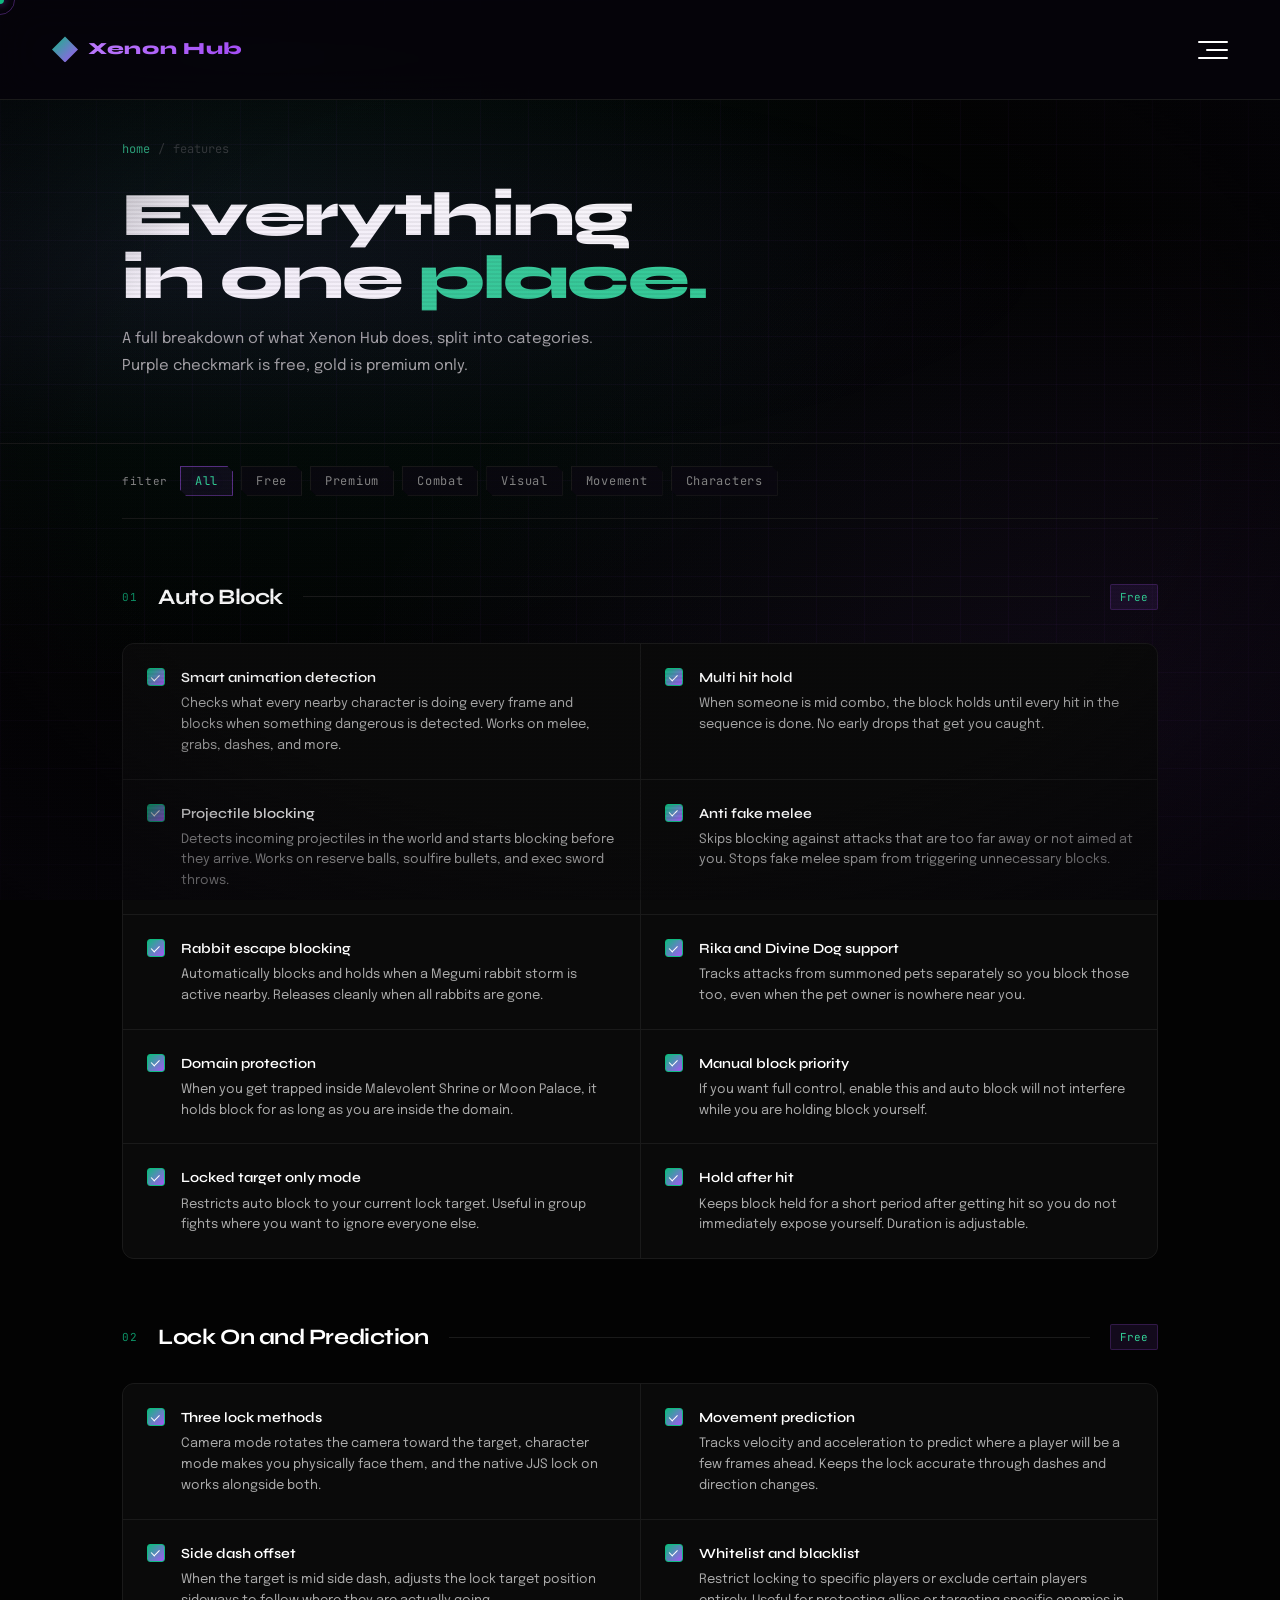
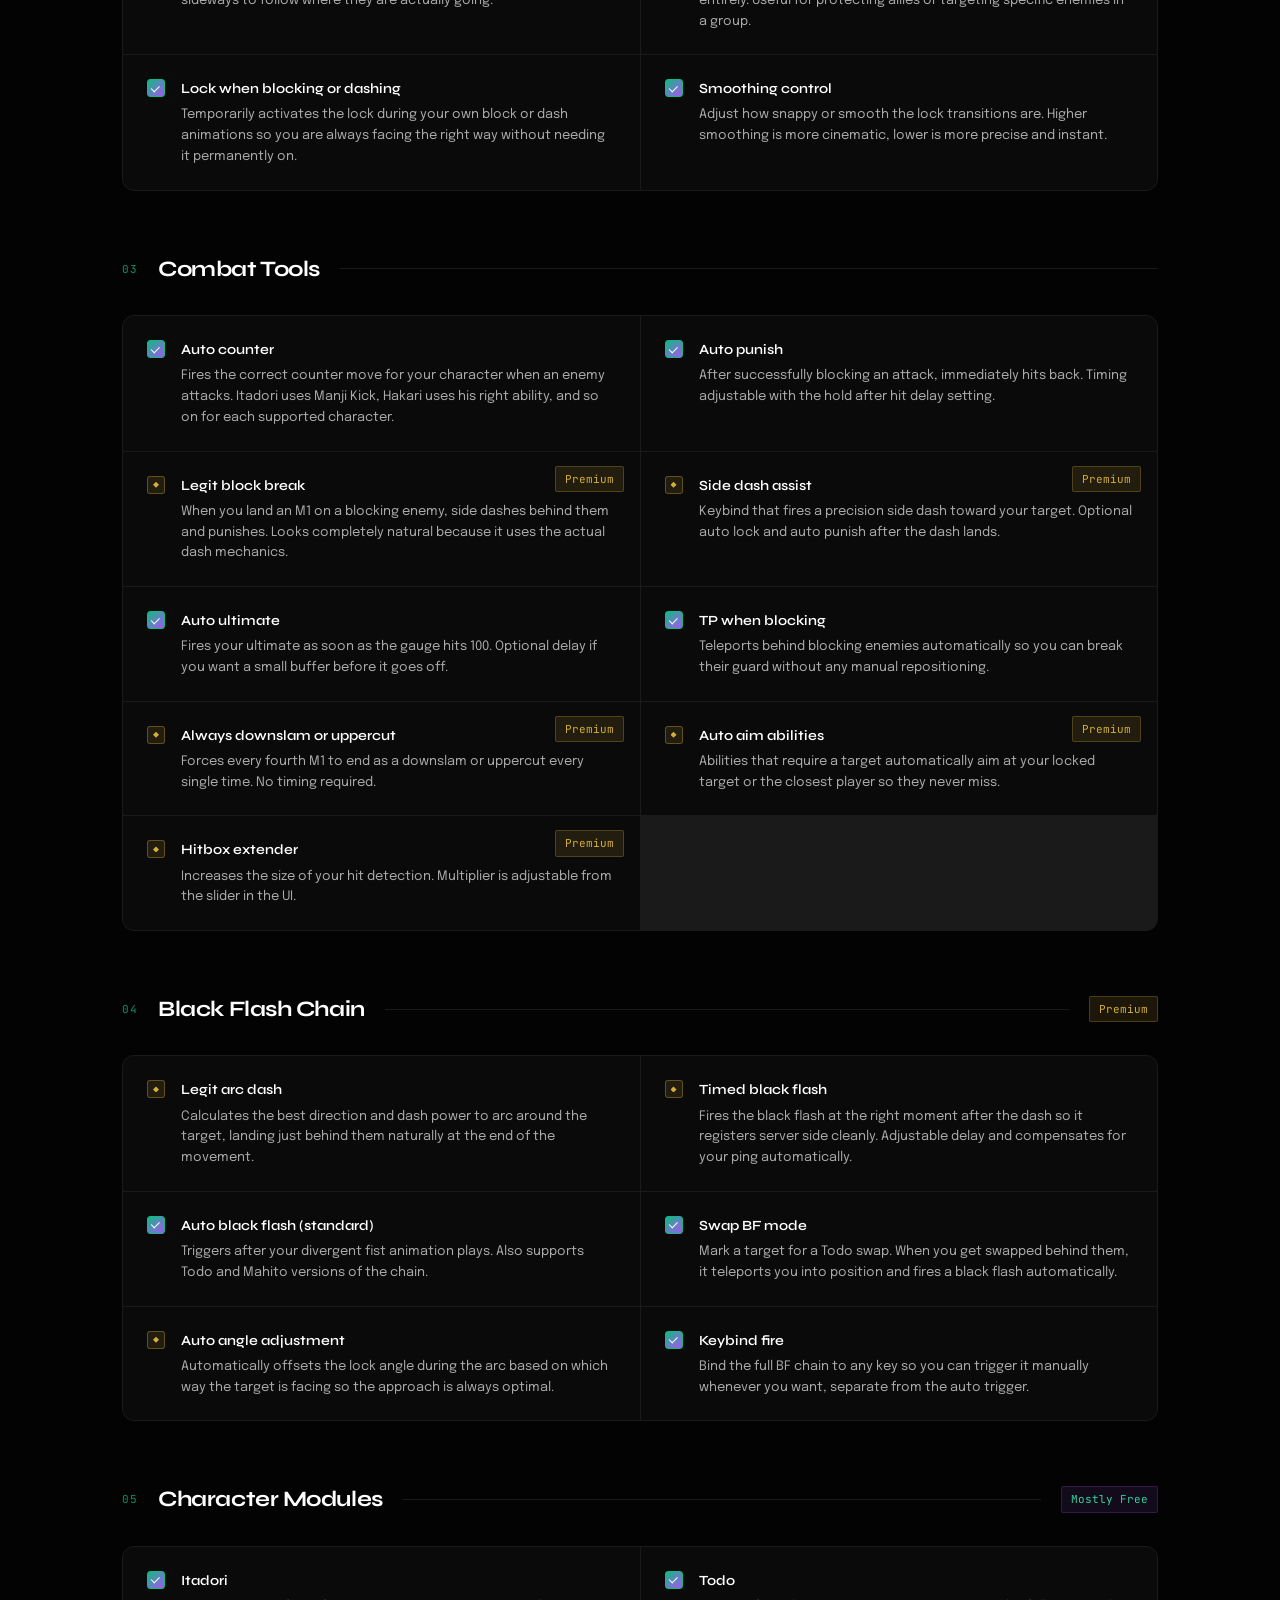
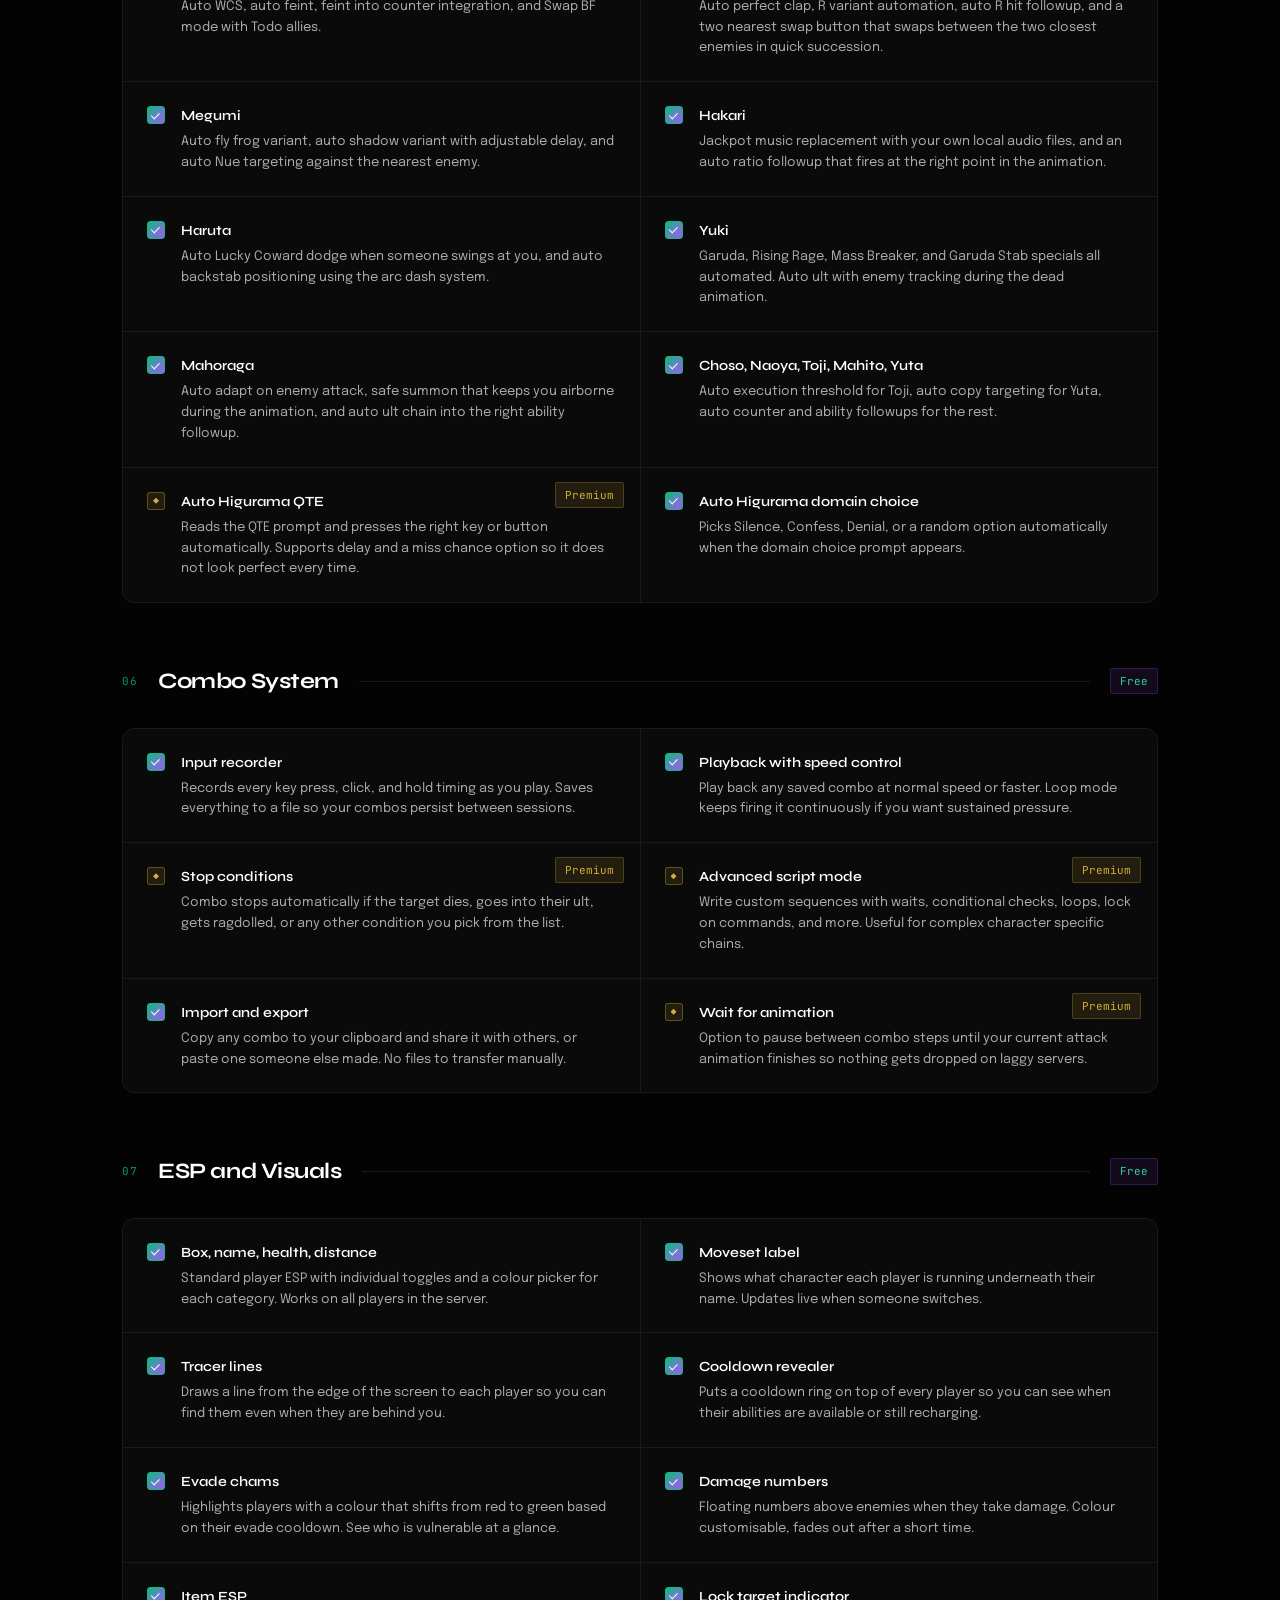
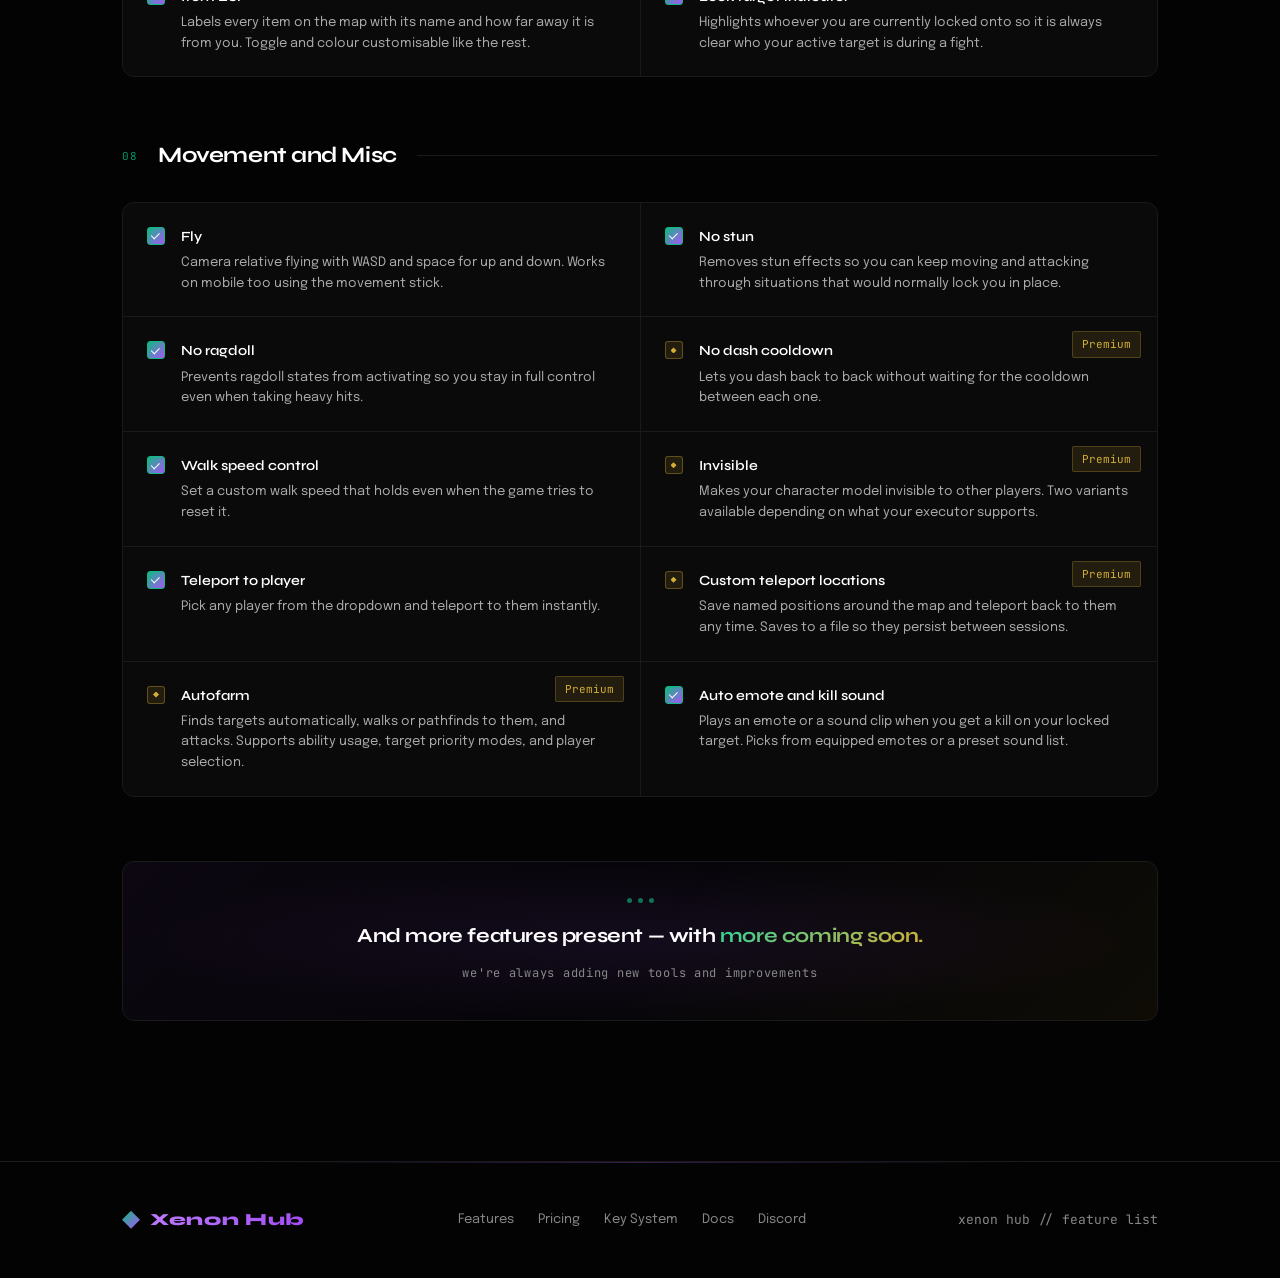
<file: features.html>
<!doctype html>
<html lang="en">
  <head>
    <meta charset="UTF-8" />
    <meta name="viewport" content="width=device-width, initial-scale=1.0" />
    <title>Features — Xenon Hub</title>
    <link rel="icon" type="image/png" href="logo2.png" />
    <link rel="stylesheet" href="style.css" />
    <style>
      .page-hero {
        padding: 140px 0 64px;
        border-bottom: 1px solid var(--border);
        position: relative;
      }
      .page-hero::after {
        content: "";
        position: absolute;
        inset: 0;
        background: radial-gradient(
          ellipse at 20% 60%,
          rgba(168, 85, 247, 0.07) 0%,
          transparent 55%
        );
        pointer-events: none;
      }
      .page-hero h1 {
        font-family: "Syne", sans-serif;
        font-size: clamp(36px, 5vw, 62px);
        font-weight: 800;
        letter-spacing: -0.03em;
        line-height: 1.02;
        color: var(--text);
        margin-bottom: 16px;
      }
      .page-hero h1 span {
        color: var(--accent-light);
      }
      .page-hero p {
        font-size: 15px;
        color: var(--text-dim);
        max-width: 500px;
        line-height: 1.75;
      }
      .breadcrumb {
        display: flex;
        gap: 8px;
        font-family: "JetBrains Mono", monospace;
        font-size: 12px;
        color: var(--text-muted);
        margin-bottom: 24px;
        align-items: center;
      }
      .breadcrumb a {
        color: var(--accent-light);
        text-decoration: none;
      }
      .breadcrumb span {
        opacity: 0.4;
      }

      .filter-bar {
        display: flex;
        align-items: center;
        gap: 8px;
        padding: 22px 0;
        border-bottom: 1px solid var(--border);
        flex-wrap: wrap;
      }
      .filter-label {
        font-family: "JetBrains Mono", monospace;
        font-size: 11px;
        color: var(--text-muted);
        letter-spacing: 0.06em;
        margin-right: 4px;
      }
      .filter-btn {
        padding: 6px 14px;
        font-family: "JetBrains Mono", monospace;
        font-size: 12px;
        letter-spacing: 0.06em;
        background: rgba(12, 9, 18, 0.8);
        color: var(--text-muted);
        border: 1px solid var(--border);
        border-radius: 0;
        cursor: none;
        transition: all 0.25s;
        clip-path: polygon(
          0 0,
          calc(100% - 6px) 0,
          100% 6px,
          100% 100%,
          6px 100%,
          0 calc(100% - 6px)
        );
      }
      .filter-btn:hover,
      .filter-btn.active {
        border-color: rgba(168, 85, 247, 0.5);
        color: var(--accent-light);
        background: rgba(168, 85, 247, 0.08);
        text-shadow: 0 0 8px rgba(168, 85, 247, 0.3);
        box-shadow: 0 0 12px rgba(168, 85, 247, 0.1);
      }

      .feat-cat {
        padding: 60px 0 0;
      }
      .cat-header {
        display: flex;
        align-items: center;
        gap: 20px;
        margin-bottom: 28px;
      }
      .cat-num {
        font-family: "JetBrains Mono", monospace;
        font-size: 11px;
        letter-spacing: 0.1em;
        text-transform: uppercase;
        color: var(--accent);
        white-space: nowrap;
        opacity: 0.8;
      }
      .cat-title {
        font-family: "Syne", sans-serif;
        font-size: 22px;
        font-weight: 700;
        color: var(--text);
        letter-spacing: -0.02em;
        white-space: nowrap;
      }
      .cat-line {
        flex: 1;
        height: 1px;
        background: var(--border);
      }

      .feat-list {
        display: grid;
        grid-template-columns: repeat(2, 1fr);
        gap: 1px;
        background: var(--border);
        border: 1px solid var(--border);
        border-radius: var(--radius-lg);
        overflow: hidden;
      }
      .feat-item {
        background: var(--surface);
        padding: 22px 24px;
        display: flex;
        align-items: flex-start;
        gap: 16px;
        transition: background 0.2s;
        position: relative;
      }
      .feat-item:hover {
        background: var(--surface2);
      }
      .feat-check {
        width: 18px;
        height: 18px;
        border: 1px solid var(--border2);
        border-radius: 3px;
        display: flex;
        align-items: center;
        justify-content: center;
        flex-shrink: 0;
        margin-top: 2px;
      }
      .feat-check.on {
        background: linear-gradient(135deg, var(--accent), var(--accent2));
        border-color: var(--accent);
      }
      .feat-check.on::after {
        content: "";
        width: 8px;
        height: 5px;
        border-left: 1.5px solid #fff;
        border-bottom: 1.5px solid #fff;
        transform: rotate(-45deg) translateY(-1px);
        display: block;
      }
      .feat-check.prem {
        background: var(--premium-glow);
        border-color: rgba(212, 175, 55, 0.35);
      }
      .feat-check.prem::after {
        content: "";
        width: 6px;
        height: 6px;
        background: var(--premium);
        clip-path: polygon(50% 0%, 100% 50%, 50% 100%, 0% 50%);
        display: block;
      }
      .feat-body h4 {
        font-family: "Syne", sans-serif;
        font-size: 14px;
        font-weight: 600;
        color: var(--text);
        margin-bottom: 5px;
      }
      .feat-body p {
        font-size: 13px;
        color: var(--text-dim);
        line-height: 1.6;
      }
      .feat-tier {
        position: absolute;
        top: 14px;
        right: 16px;
      }

      .spacer {
        height: 60px;
      }

      .more-coming {
        margin-top: 64px;
        padding: 36px 32px;
        border-radius: var(--radius-lg);
        background: linear-gradient(
          135deg,
          rgba(168, 85, 247, 0.06) 0%,
          rgba(139, 92, 246, 0.03) 50%,
          rgba(212, 175, 55, 0.06) 100%
        );
        border: 1px solid var(--border);
        text-align: center;
        position: relative;
        overflow: hidden;
      }
      .more-coming::before {
        content: "";
        position: absolute;
        inset: 0;
        background: radial-gradient(
          ellipse at 50% 50%,
          rgba(168, 85, 247, 0.08) 0%,
          transparent 70%
        );
        pointer-events: none;
      }
      .more-coming-inner {
        position: relative;
        display: flex;
        flex-direction: column;
        align-items: center;
        gap: 12px;
      }
      .more-coming-dots {
        display: flex;
        gap: 6px;
        margin-bottom: 4px;
      }
      .more-coming-dots span {
        width: 5px;
        height: 5px;
        border-radius: 50%;
        background: var(--accent);
        opacity: 0.6;
        animation: dotPulse 1.8s ease-in-out infinite;
      }
      .more-coming-dots span:nth-child(2) {
        animation-delay: 0.3s;
      }
      .more-coming-dots span:nth-child(3) {
        animation-delay: 0.6s;
      }
      @keyframes dotPulse {
        0%,
        100% {
          opacity: 0.3;
          transform: scale(0.8);
        }
        50% {
          opacity: 1;
          transform: scale(1.2);
        }
      }
      .more-coming h3 {
        font-family: "Syne", sans-serif;
        font-size: 20px;
        font-weight: 700;
        letter-spacing: -0.02em;
        color: var(--text);
      }
      .more-coming h3 span {
        background: linear-gradient(
          135deg,
          var(--accent-light),
          var(--premium)
        );
        -webkit-background-clip: text;
        -webkit-text-fill-color: transparent;
        background-clip: text;
      }
      .more-coming p {
        font-family: "JetBrains Mono", monospace;
        font-size: 12px;
        letter-spacing: 0.06em;
        color: var(--text-muted);
      }

      /* --- Modern UI Additions --- */
      .nav-modern {
        position: absolute;
        top: 0;
        left: 0;
        right: 0;
        height: 100px;
        display: flex;
        align-items: center;
        justify-content: space-between;
        padding: 0 52px;
        z-index: 300;
        pointer-events: none;
      }
      .nav-modern > * {
        pointer-events: auto;
      }

      .dashboard-btn {
        position: absolute;
        left: 50%;
        transform: translateX(-50%);
        background: rgba(6, 4, 10, 0.6);
        backdrop-filter: blur(16px);
        -webkit-backdrop-filter: blur(16px);
        border: 1px solid rgba(168, 85, 247, 0.25);
        color: var(--text);
        font-family: "JetBrains Mono", monospace;
        font-size: 13px;
        padding: 10px 28px;
        border-radius: 40px;
        text-decoration: none;
        transition: all 0.3s ease;
        letter-spacing: 0.05em;
        text-transform: uppercase;
        box-shadow: 0 4px 20px rgba(0, 0, 0, 0.3);
      }
      .dashboard-btn:hover {
        background: rgba(168, 85, 247, 0.15);
        border-color: rgba(168, 85, 247, 0.5);
        box-shadow: 0 0 24px rgba(168, 85, 247, 0.3);
        color: #fff;
      }

      .menu-trigger {
        display: flex;
        flex-direction: column;
        gap: 6px;
        background: none;
        border: none;
        cursor: none;
        width: 40px;
        align-items: flex-end;
        z-index: 301;
      }
      .menu-trigger span {
        display: block;
        height: 2px;
        background: var(--text);
        border-radius: 2px;
        transition: all 0.3s cubic-bezier(0.4, 0, 0.2, 1);
      }
      .menu-trigger span:nth-child(1) {
        width: 30px;
      }
      .menu-trigger span:nth-child(2) {
        width: 22px;
      }
      .menu-trigger span:nth-child(3) {
        width: 30px;
      }
      .menu-trigger:hover span {
        width: 30px;
        background: var(--accent-light);
      }

      .menu-trigger.active span:nth-child(1) {
        transform: translateY(8px) rotate(45deg);
        width: 30px;
      }
      .menu-trigger.active span:nth-child(2) {
        opacity: 0;
      }
      .menu-trigger.active span:nth-child(3) {
        transform: translateY(-8px) rotate(-45deg);
        width: 30px;
      }

      .fullscreen-menu {
        position: fixed;
        inset: 0;
        background: rgba(6, 4, 10, 0.85);
        backdrop-filter: blur(25px);
        -webkit-backdrop-filter: blur(25px);
        z-index: 200;
        opacity: 0;
        pointer-events: none;
        transition: opacity 0.5s ease;
        display: flex;
        align-items: center;
        justify-content: center;
      }
      .fullscreen-menu.active {
        opacity: 1;
        pointer-events: auto;
      }
      .menu-inner {
        display: flex;
        flex-direction: column;
        gap: 20px;
        text-align: center;
        transform: translateY(40px);
        transition: transform 0.6s cubic-bezier(0.16, 1, 0.3, 1);
      }
      .fullscreen-menu.active .menu-inner {
        transform: translateY(0);
      }
      .menu-inner a {
        font-family: "Syne", sans-serif;
        font-size: 52px;
        font-weight: 800;
        color: var(--text-dim);
        text-decoration: none;
        letter-spacing: -0.02em;
        transition: all 0.3s;
      }
      .menu-inner a:hover {
        color: var(--text);
        transform: scale(1.05);
        text-shadow: 0 0 30px rgba(168, 85, 247, 0.4);
      }

      /* Mobile Checks for Navigation */
      @media (max-width: 800px) {
        .nav-modern {
          padding: 0 24px;
        }
        .dashboard-btn {
          display: none;
        }
        .menu-inner a {
          font-size: 34px;
        }
      }

      @media (max-width: 800px) {
        .feat-list {
          grid-template-columns: 1fr;
        }
      }
    </style>
  </head>
  <body>
    <div class="cursor" id="cursor"></div>
    <div class="cursor-ring" id="cursorRing"></div>

    <nav class="nav-modern">
      <a href="index.html" class="nav-logo">
        <div class="logo-mark"></div>
        Xenon Hub
      </a>



      <button class="menu-trigger" aria-label="Menu">
        <span></span><span></span><span></span>
      </button>
    </nav>

    <div class="fullscreen-menu" id="fsMenu">
      <div class="menu-inner">
        <a href="index.html">Home</a>
        <a href="features.html">Features</a>
        <a href="pricing.html">Pricing</a>
        <a href="keysystem.html">Key System</a>
        <a href="docs.html">Docs</a>
        <a href="discord.html">Discord</a>
      </div>
    </div>

    <div class="page-hero">
      <div class="container">
        <div class="breadcrumb">
          <a href="index.html">home</a><span>/</span><span>features</span>
        </div>
        <h1>Everything<br />in one <span>place.</span></h1>
        <p>
          A full breakdown of what Xenon Hub does, split into categories. Purple
          checkmark is free, gold is premium only.
        </p>
      </div>
    </div>

    <div class="container">
      <div class="filter-bar">
        <span class="filter-label">filter</span>
        <button class="filter-btn active" data-filter="all">All</button>
        <button class="filter-btn" data-filter="free">Free</button>
        <button class="filter-btn" data-filter="premium">Premium</button>
        <button class="filter-btn" data-filter="combat">Combat</button>
        <button class="filter-btn" data-filter="visual">Visual</button>
        <button class="filter-btn" data-filter="movement">Movement</button>
        <button class="filter-btn" data-filter="character">Characters</button>
      </div>

      <!-- AUTO BLOCK -->
      <div class="feat-cat" data-cat="combat free">
        <div class="cat-header">
          <span class="cat-num">01</span>
          <span class="cat-title">Auto Block</span>
          <div class="cat-line"></div>
          <span class="badge badge-free">Free</span>
        </div>
        <div class="feat-list">
          <div class="feat-item">
            <div class="feat-check on"></div>
            <div class="feat-body">
              <h4>Smart animation detection</h4>
              <p>
                Checks what every nearby character is doing every frame and
                blocks when something dangerous is detected. Works on melee,
                grabs, dashes, and more.
              </p>
            </div>
          </div>
          <div class="feat-item">
            <div class="feat-check on"></div>
            <div class="feat-body">
              <h4>Multi hit hold</h4>
              <p>
                When someone is mid combo, the block holds until every hit in
                the sequence is done. No early drops that get you caught.
              </p>
            </div>
          </div>
          <div class="feat-item">
            <div class="feat-check on"></div>
            <div class="feat-body">
              <h4>Projectile blocking</h4>
              <p>
                Detects incoming projectiles in the world and starts blocking
                before they arrive. Works on reserve balls, soulfire bullets,
                and exec sword throws.
              </p>
            </div>
          </div>
          <div class="feat-item">
            <div class="feat-check on"></div>
            <div class="feat-body">
              <h4>Anti fake melee</h4>
              <p>
                Skips blocking against attacks that are too far away or not
                aimed at you. Stops fake melee spam from triggering unnecessary
                blocks.
              </p>
            </div>
          </div>
          <div class="feat-item">
            <div class="feat-check on"></div>
            <div class="feat-body">
              <h4>Rabbit escape blocking</h4>
              <p>
                Automatically blocks and holds when a Megumi rabbit storm is
                active nearby. Releases cleanly when all rabbits are gone.
              </p>
            </div>
          </div>
          <div class="feat-item">
            <div class="feat-check on"></div>
            <div class="feat-body">
              <h4>Rika and Divine Dog support</h4>
              <p>
                Tracks attacks from summoned pets separately so you block those
                too, even when the pet owner is nowhere near you.
              </p>
            </div>
          </div>
          <div class="feat-item">
            <div class="feat-check on"></div>
            <div class="feat-body">
              <h4>Domain protection</h4>
              <p>
                When you get trapped inside Malevolent Shrine or Moon Palace, it
                holds block for as long as you are inside the domain.
              </p>
            </div>
          </div>
          <div class="feat-item">
            <div class="feat-check on"></div>
            <div class="feat-body">
              <h4>Manual block priority</h4>
              <p>
                If you want full control, enable this and auto block will not
                interfere while you are holding block yourself.
              </p>
            </div>
          </div>
          <div class="feat-item">
            <div class="feat-check on"></div>
            <div class="feat-body">
              <h4>Locked target only mode</h4>
              <p>
                Restricts auto block to your current lock target. Useful in
                group fights where you want to ignore everyone else.
              </p>
            </div>
          </div>
          <div class="feat-item">
            <div class="feat-check on"></div>
            <div class="feat-body">
              <h4>Hold after hit</h4>
              <p>
                Keeps block held for a short period after getting hit so you do
                not immediately expose yourself. Duration is adjustable.
              </p>
            </div>
          </div>
        </div>
      </div>

      <!-- LOCK ON -->
      <div class="feat-cat" data-cat="combat free">
        <div class="cat-header">
          <span class="cat-num">02</span>
          <span class="cat-title">Lock On and Prediction</span>
          <div class="cat-line"></div>
          <span class="badge badge-free">Free</span>
        </div>
        <div class="feat-list">
          <div class="feat-item">
            <div class="feat-check on"></div>
            <div class="feat-body">
              <h4>Three lock methods</h4>
              <p>
                Camera mode rotates the camera toward the target, character mode
                makes you physically face them, and the native JJS lock on works
                alongside both.
              </p>
            </div>
          </div>
          <div class="feat-item">
            <div class="feat-check on"></div>
            <div class="feat-body">
              <h4>Movement prediction</h4>
              <p>
                Tracks velocity and acceleration to predict where a player will
                be a few frames ahead. Keeps the lock accurate through dashes
                and direction changes.
              </p>
            </div>
          </div>
          <div class="feat-item">
            <div class="feat-check on"></div>
            <div class="feat-body">
              <h4>Side dash offset</h4>
              <p>
                When the target is mid side dash, adjusts the lock target
                position sideways to follow where they are actually going.
              </p>
            </div>
          </div>
          <div class="feat-item">
            <div class="feat-check on"></div>
            <div class="feat-body">
              <h4>Whitelist and blacklist</h4>
              <p>
                Restrict locking to specific players or exclude certain players
                entirely. Useful for protecting allies or targeting specific
                enemies in a group.
              </p>
            </div>
          </div>
          <div class="feat-item">
            <div class="feat-check on"></div>
            <div class="feat-body">
              <h4>Lock when blocking or dashing</h4>
              <p>
                Temporarily activates the lock during your own block or dash
                animations so you are always facing the right way without
                needing it permanently on.
              </p>
            </div>
          </div>
          <div class="feat-item">
            <div class="feat-check on"></div>
            <div class="feat-body">
              <h4>Smoothing control</h4>
              <p>
                Adjust how snappy or smooth the lock transitions are. Higher
                smoothing is more cinematic, lower is more precise and instant.
              </p>
            </div>
          </div>
        </div>
      </div>

      <!-- COMBAT -->
      <div class="feat-cat" data-cat="combat free">
        <div class="cat-header">
          <span class="cat-num">03</span>
          <span class="cat-title">Combat Tools</span>
          <div class="cat-line"></div>
        </div>
        <div class="feat-list">
          <div class="feat-item">
            <div class="feat-check on"></div>
            <div class="feat-body">
              <h4>Auto counter</h4>
              <p>
                Fires the correct counter move for your character when an enemy
                attacks. Itadori uses Manji Kick, Hakari uses his right ability,
                and so on for each supported character.
              </p>
            </div>
          </div>
          <div class="feat-item">
            <div class="feat-check on"></div>
            <div class="feat-body">
              <h4>Auto punish</h4>
              <p>
                After successfully blocking an attack, immediately hits back.
                Timing adjustable with the hold after hit delay setting.
              </p>
            </div>
          </div>
          <div class="feat-item">
            <div class="feat-check prem"></div>
            <div class="feat-body">
              <h4>Legit block break</h4>
              <p>
                When you land an M1 on a blocking enemy, side dashes behind them
                and punishes. Looks completely natural because it uses the
                actual dash mechanics.
              </p>
              <div class="feat-tier">
                <span class="badge badge-premium">Premium</span>
              </div>
            </div>
          </div>
          <div class="feat-item">
            <div class="feat-check prem"></div>
            <div class="feat-body">
              <h4>Side dash assist</h4>
              <p>
                Keybind that fires a precision side dash toward your target.
                Optional auto lock and auto punish after the dash lands.
              </p>
              <div class="feat-tier">
                <span class="badge badge-premium">Premium</span>
              </div>
            </div>
          </div>
          <div class="feat-item">
            <div class="feat-check on"></div>
            <div class="feat-body">
              <h4>Auto ultimate</h4>
              <p>
                Fires your ultimate as soon as the gauge hits 100. Optional
                delay if you want a small buffer before it goes off.
              </p>
            </div>
          </div>
          <div class="feat-item">
            <div class="feat-check on"></div>
            <div class="feat-body">
              <h4>TP when blocking</h4>
              <p>
                Teleports behind blocking enemies automatically so you can break
                their guard without any manual repositioning.
              </p>
            </div>
          </div>
          <div class="feat-item">
            <div class="feat-check prem"></div>
            <div class="feat-body">
              <h4>Always downslam or uppercut</h4>
              <p>
                Forces every fourth M1 to end as a downslam or uppercut every
                single time. No timing required.
              </p>
              <div class="feat-tier">
                <span class="badge badge-premium">Premium</span>
              </div>
            </div>
          </div>
          <div class="feat-item">
            <div class="feat-check prem"></div>
            <div class="feat-body">
              <h4>Auto aim abilities</h4>
              <p>
                Abilities that require a target automatically aim at your locked
                target or the closest player so they never miss.
              </p>
              <div class="feat-tier">
                <span class="badge badge-premium">Premium</span>
              </div>
            </div>
          </div>
          <div class="feat-item">
            <div class="feat-check prem"></div>
            <div class="feat-body">
              <h4>Hitbox extender</h4>
              <p>
                Increases the size of your hit detection. Multiplier is
                adjustable from the slider in the UI.
              </p>
              <div class="feat-tier">
                <span class="badge badge-premium">Premium</span>
              </div>
            </div>
          </div>
        </div>
      </div>

      <!-- BF CHAIN -->
      <div class="feat-cat" data-cat="combat premium free" id="bf-chain-cat">
        <div class="cat-header">
          <span class="cat-num">04</span>
          <span class="cat-title" id="bf-chain-title">Black Flash Chain</span>
          <div class="cat-line"></div>
          <span class="badge badge-premium" id="bf-chain-badge">Premium</span>
        </div>
        <div class="feat-list">
          <div class="feat-item">
            <div class="feat-check prem"></div>
            <div class="feat-body">
              <h4>Legit arc dash</h4>
              <p>
                Calculates the best direction and dash power to arc around the
                target, landing just behind them naturally at the end of the
                movement.
              </p>
            </div>
          </div>
          <div class="feat-item">
            <div class="feat-check prem"></div>
            <div class="feat-body">
              <h4>Timed black flash</h4>
              <p>
                Fires the black flash at the right moment after the dash so it
                registers server side cleanly. Adjustable delay and compensates
                for your ping automatically.
              </p>
            </div>
          </div>
          <div class="feat-item">
            <div class="feat-check on"></div>
            <div class="feat-body">
              <h4>Auto black flash (standard)</h4>
              <p>
                Triggers after your divergent fist animation plays. Also
                supports Todo and Mahito versions of the chain.
              </p>
            </div>
          </div>
          <div class="feat-item">
            <div class="feat-check on"></div>
            <div class="feat-body">
              <h4>Swap BF mode</h4>
              <p>
                Mark a target for a Todo swap. When you get swapped behind them,
                it teleports you into position and fires a black flash
                automatically.
              </p>
            </div>
          </div>
          <div class="feat-item">
            <div class="feat-check prem"></div>
            <div class="feat-body">
              <h4>Auto angle adjustment</h4>
              <p>
                Automatically offsets the lock angle during the arc based on
                which way the target is facing so the approach is always
                optimal.
              </p>
            </div>
          </div>
          <div class="feat-item">
            <div class="feat-check on"></div>
            <div class="feat-body">
              <h4>Keybind fire</h4>
              <p>
                Bind the full BF chain to any key so you can trigger it manually
                whenever you want, separate from the auto trigger.
              </p>
            </div>
          </div>
        </div>
      </div>

      <!-- CHARACTERS -->
      <div class="feat-cat" data-cat="character free">
        <div class="cat-header">
          <span class="cat-num">05</span>
          <span class="cat-title">Character Modules</span>
          <div class="cat-line"></div>
          <span class="badge badge-free">Mostly Free</span>
        </div>
        <div class="feat-list">
          <div class="feat-item">
            <div class="feat-check on"></div>
            <div class="feat-body">
              <h4>Itadori</h4>
              <p>
                Auto WCS, auto feint, feint into counter integration, and Swap
                BF mode with Todo allies.
              </p>
            </div>
          </div>
          <div class="feat-item">
            <div class="feat-check on"></div>
            <div class="feat-body">
              <h4>Todo</h4>
              <p>
                Auto perfect clap, R variant automation, auto R hit followup,
                and a two nearest swap button that swaps between the two closest
                enemies in quick succession.
              </p>
            </div>
          </div>
          <div class="feat-item">
            <div class="feat-check on"></div>
            <div class="feat-body">
              <h4>Megumi</h4>
              <p>
                Auto fly frog variant, auto shadow variant with adjustable
                delay, and auto Nue targeting against the nearest enemy.
              </p>
            </div>
          </div>
          <div class="feat-item">
            <div class="feat-check on"></div>
            <div class="feat-body">
              <h4>Hakari</h4>
              <p>
                Jackpot music replacement with your own local audio files, and
                an auto ratio followup that fires at the right point in the
                animation.
              </p>
            </div>
          </div>
          <div class="feat-item">
            <div class="feat-check on"></div>
            <div class="feat-body">
              <h4>Haruta</h4>
              <p>
                Auto Lucky Coward dodge when someone swings at you, and auto
                backstab positioning using the arc dash system.
              </p>
            </div>
          </div>
          <div class="feat-item">
            <div class="feat-check on"></div>
            <div class="feat-body">
              <h4>Yuki</h4>
              <p>
                Garuda, Rising Rage, Mass Breaker, and Garuda Stab specials all
                automated. Auto ult with enemy tracking during the dead
                animation.
              </p>
            </div>
          </div>
          <div class="feat-item">
            <div class="feat-check on"></div>
            <div class="feat-body">
              <h4>Mahoraga</h4>
              <p>
                Auto adapt on enemy attack, safe summon that keeps you airborne
                during the animation, and auto ult chain into the right ability
                followup.
              </p>
            </div>
          </div>
          <div class="feat-item">
            <div class="feat-check on"></div>
            <div class="feat-body">
              <h4>Choso, Naoya, Toji, Mahito, Yuta</h4>
              <p>
                Auto execution threshold for Toji, auto copy targeting for Yuta,
                auto counter and ability followups for the rest.
              </p>
            </div>
          </div>
          <div class="feat-item">
            <div class="feat-check prem"></div>
            <div class="feat-body">
              <h4>Auto Higurama QTE</h4>
              <p>
                Reads the QTE prompt and presses the right key or button
                automatically. Supports delay and a miss chance option so it
                does not look perfect every time.
              </p>
              <div class="feat-tier">
                <span class="badge badge-premium">Premium</span>
              </div>
            </div>
          </div>
          <div class="feat-item">
            <div class="feat-check on"></div>
            <div class="feat-body">
              <h4>Auto Higurama domain choice</h4>
              <p>
                Picks Silence, Confess, Denial, or a random option automatically
                when the domain choice prompt appears.
              </p>
            </div>
          </div>
        </div>
      </div>

      <!-- COMBOS -->
      <div class="feat-cat" data-cat="combat free">
        <div class="cat-header">
          <span class="cat-num">06</span>
          <span class="cat-title">Combo System</span>
          <div class="cat-line"></div>
          <span class="badge badge-free">Free</span>
        </div>
        <div class="feat-list">
          <div class="feat-item">
            <div class="feat-check on"></div>
            <div class="feat-body">
              <h4>Input recorder</h4>
              <p>
                Records every key press, click, and hold timing as you play.
                Saves everything to a file so your combos persist between
                sessions.
              </p>
            </div>
          </div>
          <div class="feat-item">
            <div class="feat-check on"></div>
            <div class="feat-body">
              <h4>Playback with speed control</h4>
              <p>
                Play back any saved combo at normal speed or faster. Loop mode
                keeps firing it continuously if you want sustained pressure.
              </p>
            </div>
          </div>
          <div class="feat-item">
            <div class="feat-check prem"></div>
            <div class="feat-body">
              <h4>Stop conditions</h4>
              <p>
                Combo stops automatically if the target dies, goes into their
                ult, gets ragdolled, or any other condition you pick from the
                list.
              </p>
              <div class="feat-tier">
                <span class="badge badge-premium">Premium</span>
              </div>
            </div>
          </div>
          <div class="feat-item">
            <div class="feat-check prem"></div>
            <div class="feat-body">
              <h4>Advanced script mode</h4>
              <p>
                Write custom sequences with waits, conditional checks, loops,
                lock on commands, and more. Useful for complex character
                specific chains.
              </p>
              <div class="feat-tier">
                <span class="badge badge-premium">Premium</span>
              </div>
            </div>
          </div>
          <div class="feat-item">
            <div class="feat-check on"></div>
            <div class="feat-body">
              <h4>Import and export</h4>
              <p>
                Copy any combo to your clipboard and share it with others, or
                paste one someone else made. No files to transfer manually.
              </p>
            </div>
          </div>
          <div class="feat-item">
            <div class="feat-check prem"></div>
            <div class="feat-body">
              <h4>Wait for animation</h4>
              <p>
                Option to pause between combo steps until your current attack
                animation finishes so nothing gets dropped on laggy servers.
              </p>
              <div class="feat-tier">
                <span class="badge badge-premium">Premium</span>
              </div>
            </div>
          </div>
        </div>
      </div>

      <!-- VISUALS -->
      <div class="feat-cat" data-cat="visual free">
        <div class="cat-header">
          <span class="cat-num">07</span>
          <span class="cat-title">ESP and Visuals</span>
          <div class="cat-line"></div>
          <span class="badge badge-free">Free</span>
        </div>
        <div class="feat-list">
          <div class="feat-item">
            <div class="feat-check on"></div>
            <div class="feat-body">
              <h4>Box, name, health, distance</h4>
              <p>
                Standard player ESP with individual toggles and a colour picker
                for each category. Works on all players in the server.
              </p>
            </div>
          </div>
          <div class="feat-item">
            <div class="feat-check on"></div>
            <div class="feat-body">
              <h4>Moveset label</h4>
              <p>
                Shows what character each player is running underneath their
                name. Updates live when someone switches.
              </p>
            </div>
          </div>
          <div class="feat-item">
            <div class="feat-check on"></div>
            <div class="feat-body">
              <h4>Tracer lines</h4>
              <p>
                Draws a line from the edge of the screen to each player so you
                can find them even when they are behind you.
              </p>
            </div>
          </div>
          <div class="feat-item">
            <div class="feat-check on"></div>
            <div class="feat-body">
              <h4>Cooldown revealer</h4>
              <p>
                Puts a cooldown ring on top of every player so you can see when
                their abilities are available or still recharging.
              </p>
            </div>
          </div>
          <div class="feat-item">
            <div class="feat-check on"></div>
            <div class="feat-body">
              <h4>Evade chams</h4>
              <p>
                Highlights players with a colour that shifts from red to green
                based on their evade cooldown. See who is vulnerable at a
                glance.
              </p>
            </div>
          </div>
          <div class="feat-item">
            <div class="feat-check on"></div>
            <div class="feat-body">
              <h4>Damage numbers</h4>
              <p>
                Floating numbers above enemies when they take damage. Colour
                customisable, fades out after a short time.
              </p>
            </div>
          </div>
          <div class="feat-item">
            <div class="feat-check on"></div>
            <div class="feat-body">
              <h4>Item ESP</h4>
              <p>
                Labels every item on the map with its name and how far away it
                is from you. Toggle and colour customisable like the rest.
              </p>
            </div>
          </div>
          <div class="feat-item">
            <div class="feat-check on"></div>
            <div class="feat-body">
              <h4>Lock target indicator</h4>
              <p>
                Highlights whoever you are currently locked onto so it is always
                clear who your active target is during a fight.
              </p>
            </div>
          </div>
        </div>
      </div>

      <!-- MOVEMENT -->
      <div class="feat-cat" data-cat="movement">
        <div class="cat-header">
          <span class="cat-num">08</span>
          <span class="cat-title">Movement and Misc</span>
          <div class="cat-line"></div>
        </div>
        <div class="feat-list">
          <div class="feat-item">
            <div class="feat-check on"></div>
            <div class="feat-body">
              <h4>Fly</h4>
              <p>
                Camera relative flying with WASD and space for up and down.
                Works on mobile too using the movement stick.
              </p>
            </div>
          </div>
          <div class="feat-item">
            <div class="feat-check on"></div>
            <div class="feat-body">
              <h4>No stun</h4>
              <p>
                Removes stun effects so you can keep moving and attacking
                through situations that would normally lock you in place.
              </p>
            </div>
          </div>
          <div class="feat-item">
            <div class="feat-check on"></div>
            <div class="feat-body">
              <h4>No ragdoll</h4>
              <p>
                Prevents ragdoll states from activating so you stay in full
                control even when taking heavy hits.
              </p>
            </div>
          </div>
          <div class="feat-item">
            <div class="feat-check prem"></div>
            <div class="feat-body">
              <h4>No dash cooldown</h4>
              <p>
                Lets you dash back to back without waiting for the cooldown
                between each one.
              </p>
              <div class="feat-tier">
                <span class="badge badge-premium">Premium</span>
              </div>
            </div>
          </div>
          <div class="feat-item">
            <div class="feat-check on"></div>
            <div class="feat-body">
              <h4>Walk speed control</h4>
              <p>
                Set a custom walk speed that holds even when the game tries to
                reset it.
              </p>
            </div>
          </div>
          <div class="feat-item">
            <div class="feat-check prem"></div>
            <div class="feat-body">
              <h4>Invisible</h4>
              <p>
                Makes your character model invisible to other players. Two
                variants available depending on what your executor supports.
              </p>
              <div class="feat-tier">
                <span class="badge badge-premium">Premium</span>
              </div>
            </div>
          </div>
          <div class="feat-item">
            <div class="feat-check on"></div>
            <div class="feat-body">
              <h4>Teleport to player</h4>
              <p>
                Pick any player from the dropdown and teleport to them
                instantly.
              </p>
            </div>
          </div>
          <div class="feat-item">
            <div class="feat-check prem"></div>
            <div class="feat-body">
              <h4>Custom teleport locations</h4>
              <p>
                Save named positions around the map and teleport back to them
                any time. Saves to a file so they persist between sessions.
              </p>
              <div class="feat-tier">
                <span class="badge badge-premium">Premium</span>
              </div>
            </div>
          </div>
          <div class="feat-item">
            <div class="feat-check prem"></div>
            <div class="feat-body">
              <h4>Autofarm</h4>
              <p>
                Finds targets automatically, walks or pathfinds to them, and
                attacks. Supports ability usage, target priority modes, and
                player selection.
              </p>
              <div class="feat-tier">
                <span class="badge badge-premium">Premium</span>
              </div>
            </div>
          </div>
          <div class="feat-item">
            <div class="feat-check on"></div>
            <div class="feat-body">
              <h4>Auto emote and kill sound</h4>
              <p>
                Plays an emote or a sound clip when you get a kill on your
                locked target. Picks from equipped emotes or a preset sound
                list.
              </p>
            </div>
          </div>
        </div>
      </div>

      <div class="more-coming">
        <div class="more-coming-inner">
          <div class="more-coming-dots">
            <span></span><span></span><span></span>
          </div>
          <h3>
            And more features present — with <span>more coming soon.</span>
          </h3>
          <p>we're always adding new tools and improvements</p>
        </div>
      </div>

      <div class="spacer"></div>
    </div>

    <footer>
      <div class="container">
        <div class="footer-inner">
          <a href="index.html" class="nav-logo"
            ><div class="logo-mark" style="width: 18px; height: 18px"></div>
            Xenon Hub</a
          >
          <ul class="footer-links">
            <li><a href="features.html">Features</a></li>
            <li><a href="pricing.html">Pricing</a></li>
            <li><a href="keysystem.html">Key System</a></li>
            <li><a href="docs.html">Docs</a></li>
            <li><a href="discord.html">Discord</a></li>
          </ul>
          <div class="footer-copy">xenon hub // feature list</div>
        </div>
      </div>
    </footer>

    <script src="smooth-scroll.js"></script>
    <script>
      // Modern full screen menu toggle
      const menuTrigger = document.querySelector(".menu-trigger");
      const fsMenu = document.getElementById("fsMenu");
      menuTrigger.addEventListener("click", function () {
        this.classList.toggle("active");
        fsMenu.classList.toggle("active");
        if (fsMenu.classList.contains("active")) {
          document.body.style.overflow = "hidden";
        } else {
          document.body.style.overflow = "";
        }
      });
      document.querySelectorAll(".menu-inner a").forEach((link) => {
        link.addEventListener("click", () => {
          menuTrigger.classList.remove("active");
          fsMenu.classList.remove("active");
          document.body.style.overflow = "";
        });
      });

      const cursor = document.getElementById("cursor");
      const ring = document.getElementById("cursorRing");
      let mx = 0,
        my = 0,
        rx = 0,
        ry = 0;
      document.addEventListener("mousemove", (e) => {
        mx = e.clientX;
        my = e.clientY;
      });
      (function loop() {
        cursor.style.left = mx + "px";
        cursor.style.top = my + "px";
        rx += (mx - rx) * 0.12;
        ry += (my - ry) * 0.12;
        ring.style.left = rx + "px";
        ring.style.top = ry + "px";
        requestAnimationFrame(loop);
      })();

      document.querySelectorAll(".filter-btn").forEach((btn) => {
        btn.addEventListener("click", function () {
          document
            .querySelectorAll(".filter-btn")
            .forEach((b) => b.classList.remove("active"));
          this.classList.add("active");
          const f = this.dataset.filter;

          // Reset all items visibility first
          document.querySelectorAll(".feat-item").forEach((item) => {
            item.style.display = "";
          });

          document.querySelectorAll(".feat-cat").forEach((cat) => {
            cat.style.display = "";

            if (f === "all") return;

            if (f === "free" || f === "premium") {
              // Filter at the individual feature level
              const items = cat.querySelectorAll(".feat-item");
              let visibleCount = 0;
              items.forEach((item) => {
                const isPrem = item.querySelector(".feat-check.prem") !== null;
                if (f === "free" && isPrem) {
                  item.style.display = "none";
                } else if (f === "premium" && !isPrem) {
                  item.style.display = "none";
                } else {
                  visibleCount++;
                }
              });
              // Hide the whole category if no items are visible
              if (visibleCount === 0) {
                cat.style.display = "none";
              }
            } else {
              // Category-level filter for combat, visual, movement, character
              const cats = cat.dataset.cat || "";
              cat.style.display = cats.includes(f) ? "" : "none";
            }
          });

          // Dynamic title/badge for Black Flash Chain category
          const bfTitle = document.getElementById("bf-chain-title");
          const bfBadge = document.getElementById("bf-chain-badge");
          if (f === "free") {
            bfTitle.textContent = "Black Flash";
            bfBadge.textContent = "Free";
            bfBadge.className = "badge badge-free";
          } else {
            bfTitle.textContent = "Black Flash Chain";
            bfBadge.textContent = "Premium";
            bfBadge.className = "badge badge-premium";
          }
        });
      });

      const obs = new IntersectionObserver(
        (entries) => {
          entries.forEach((e) => {
            if (e.isIntersecting) {
              e.target.style.opacity = "1";
              e.target.style.transform = "translateY(0)";
            }
          });
        },
        { threshold: 0.05 },
      );
      document.querySelectorAll(".feat-cat").forEach((el) => {
        el.style.opacity = "0";
        el.style.transform = "translateY(16px)";
        el.style.transition = "opacity 0.6s ease, transform 0.6s ease";
        obs.observe(el);
      });
    </script>
  </body>
</html>
</file>
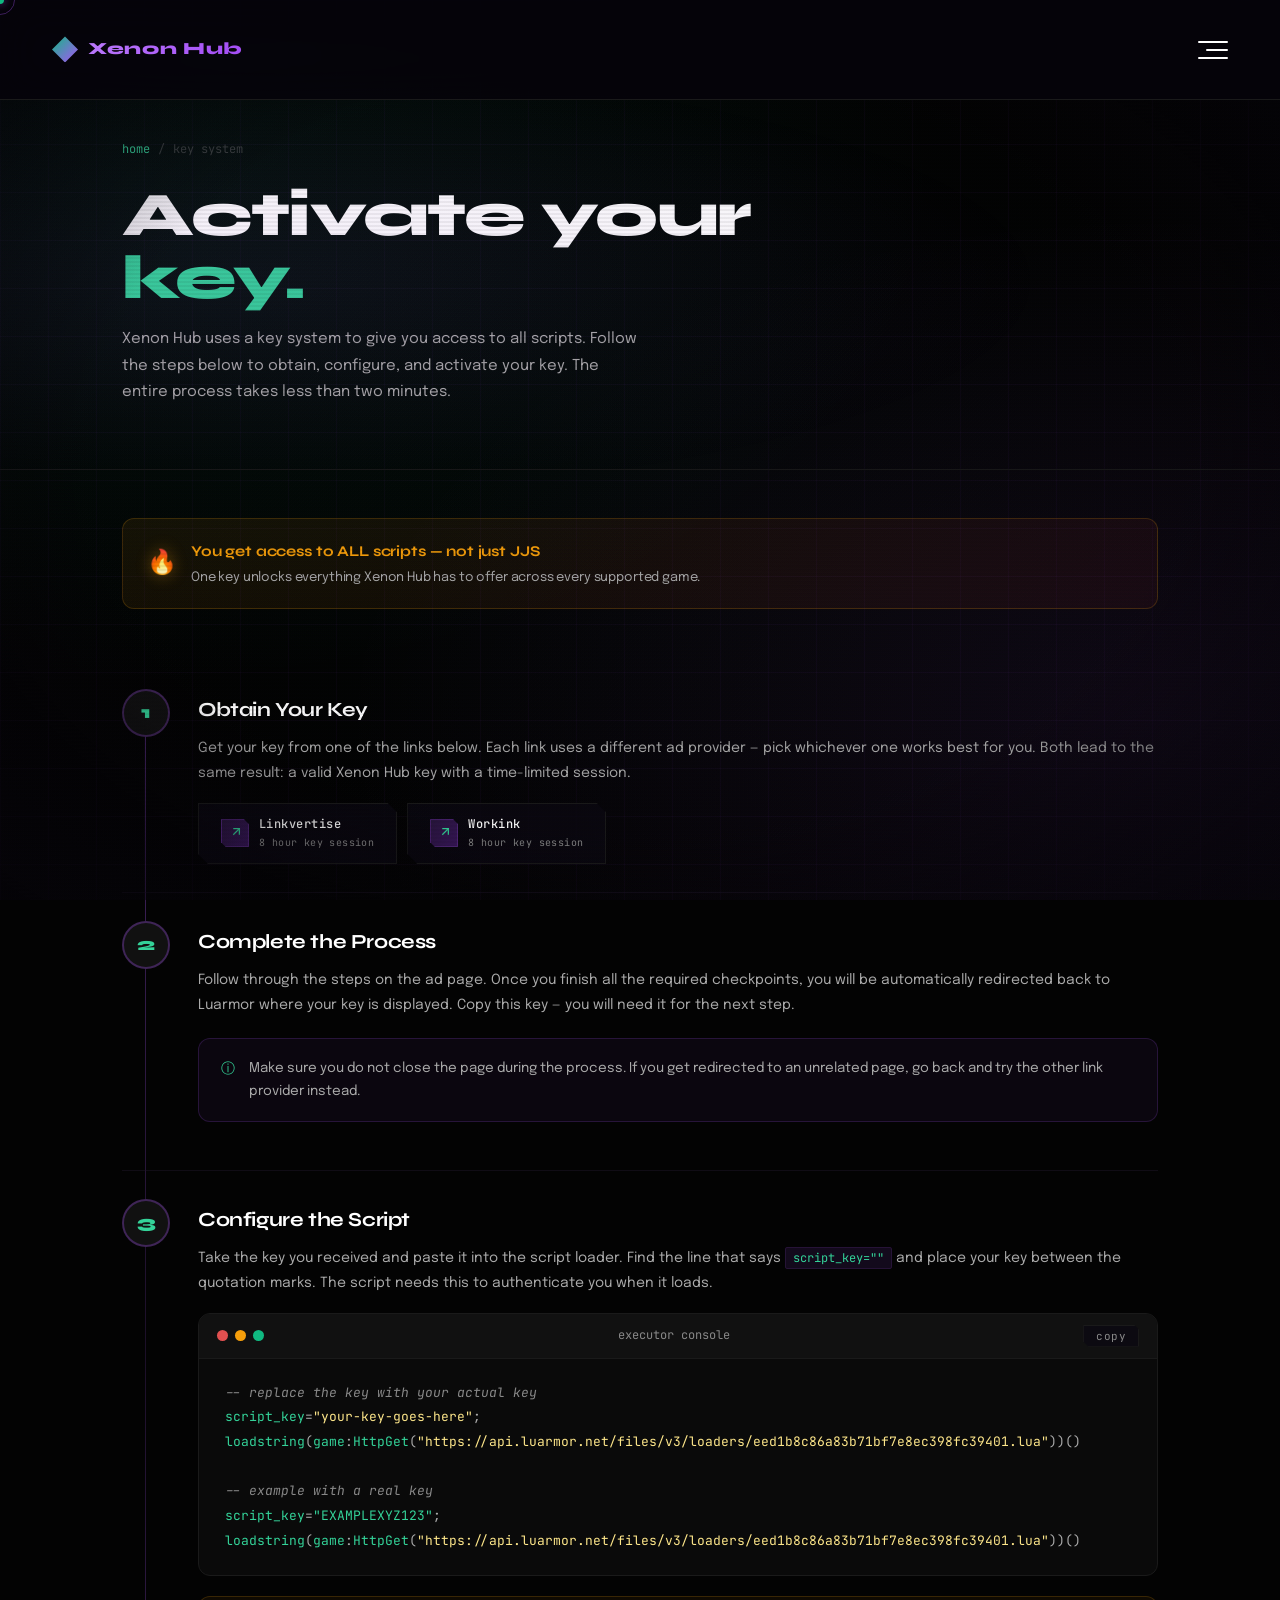
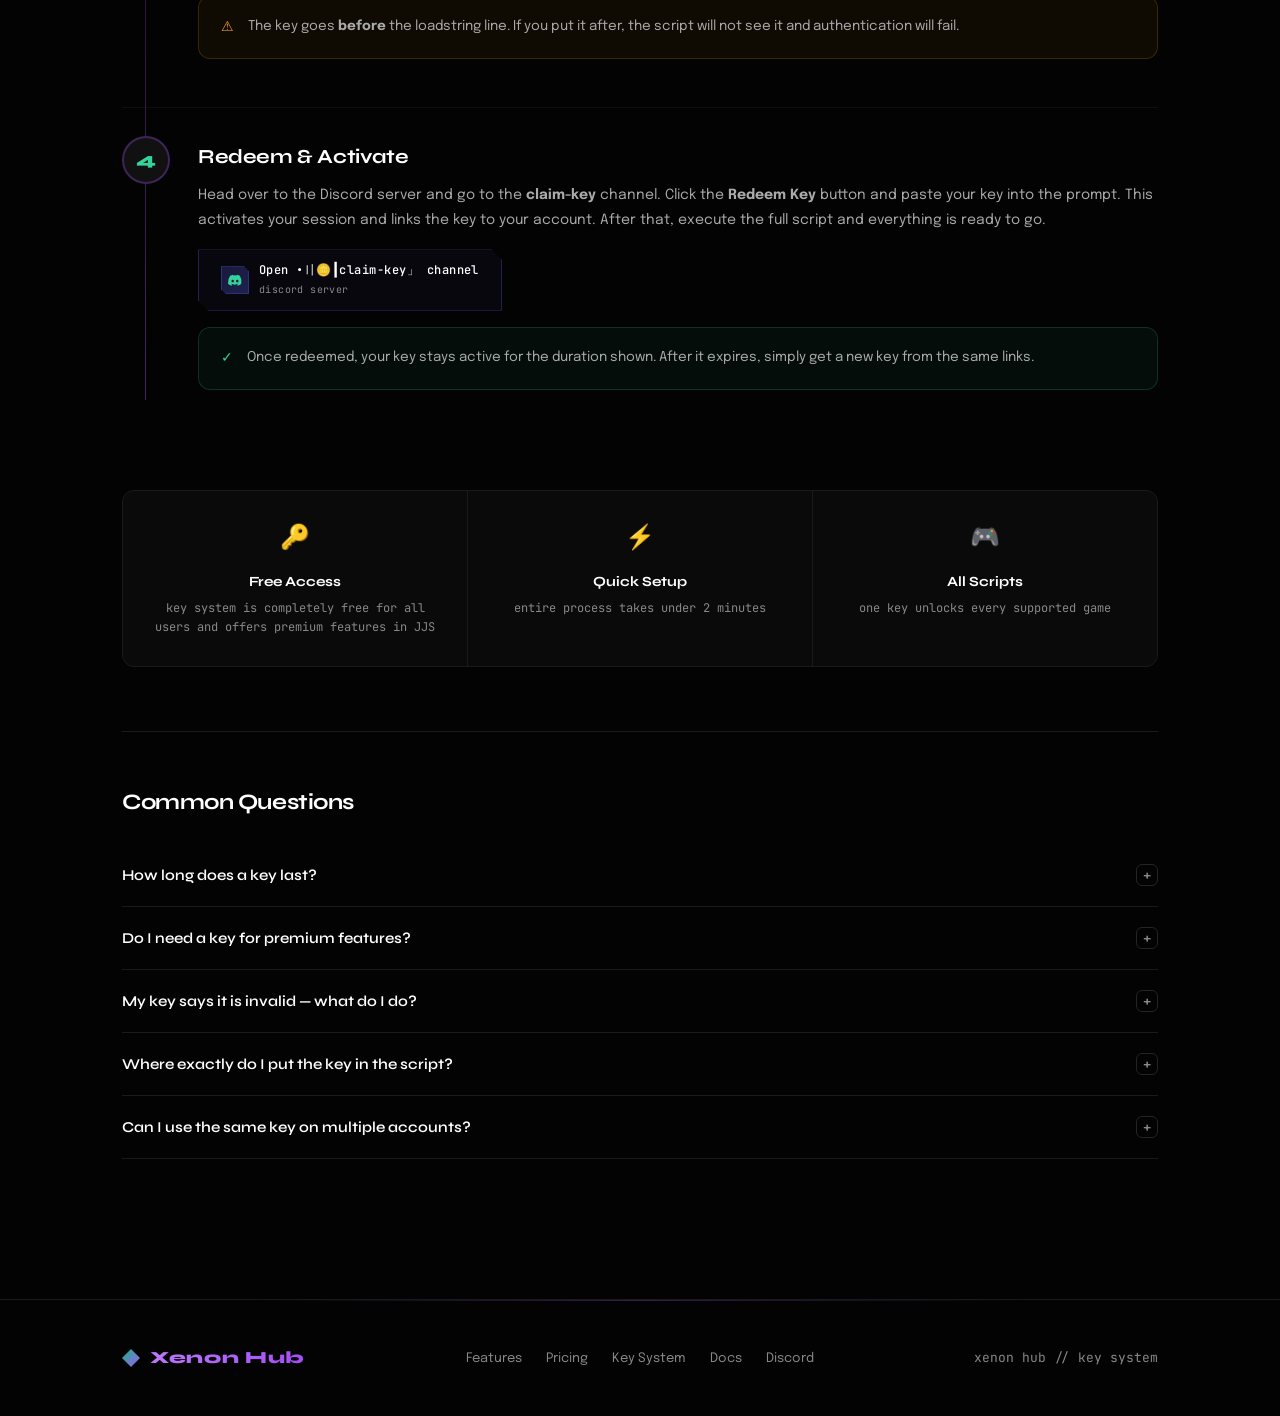
<file: keysystem.html>
<!doctype html>
<html lang="en">
  <head>
    <meta charset="UTF-8" />
    <meta name="viewport" content="width=device-width, initial-scale=1.0" />
    <title>Key System — Xenon Hub</title>
    <link rel="icon" type="image/png" href="logo2.png" />
    <meta
      name="description"
      content="Learn how to get and activate your Xenon Hub key. Step by step guide for the key system."
    />
    <link rel="stylesheet" href="style.css" />
    <style>
      .page-hero {
        padding: 140px 0 64px;
        border-bottom: 1px solid var(--border);
        position: relative;
      }
      .page-hero::after {
        content: "";
        position: absolute;
        inset: 0;
        background: radial-gradient(
          ellipse at 20% 60%,
          rgba(168, 85, 247, 0.07) 0%,
          transparent 55%
        );
        pointer-events: none;
      }
      .page-hero h1 {
        font-family: "Syne", sans-serif;
        font-size: clamp(36px, 5vw, 62px);
        font-weight: 800;
        letter-spacing: -0.03em;
        line-height: 1.02;
        color: var(--text);
        margin-bottom: 16px;
      }
      .page-hero h1 span {
        color: var(--accent-light);
      }
      .page-hero p {
        font-size: 15px;
        color: var(--text-dim);
        max-width: 520px;
        line-height: 1.75;
      }
      .breadcrumb {
        display: flex;
        gap: 8px;
        font-family: "JetBrains Mono", monospace;
        font-size: 12px;
        color: var(--text-muted);
        margin-bottom: 24px;
        align-items: center;
      }
      .breadcrumb a {
        color: var(--accent-light);
        text-decoration: none;
      }
      .breadcrumb span {
        opacity: 0.4;
      }

      /* Fire banner */
      .fire-banner {
        margin-top: 48px;
        padding: 20px 24px;
        border-radius: var(--radius-lg);
        background: linear-gradient(
          135deg,
          rgba(245, 158, 11, 0.08) 0%,
          rgba(239, 68, 68, 0.06) 100%
        );
        border: 1px solid rgba(245, 158, 11, 0.2);
        display: flex;
        align-items: center;
        gap: 14px;
      }
      .fire-banner-icon {
        font-size: 24px;
        flex-shrink: 0;
        filter: drop-shadow(0 0 8px rgba(245, 158, 11, 0.4));
        animation: fireGlow 2s ease-in-out infinite;
      }
      @keyframes fireGlow {
        0%,
        100% {
          filter: drop-shadow(0 0 8px rgba(245, 158, 11, 0.4));
        }
        50% {
          filter: drop-shadow(0 0 16px rgba(245, 158, 11, 0.7));
        }
      }
      .fire-banner-text {
        font-family: "Syne", sans-serif;
        font-size: 15px;
        font-weight: 700;
        color: #f59e0b;
        letter-spacing: -0.01em;
      }
      .fire-banner-text span {
        display: block;
        font-family: "Epilogue", sans-serif;
        font-size: 13px;
        font-weight: 400;
        color: var(--text-dim);
        margin-top: 3px;
      }

      /* Steps timeline */
      .key-steps {
        margin-top: 52px;
        display: flex;
        flex-direction: column;
        gap: 0;
        position: relative;
      }
      .key-steps::before {
        content: "";
        position: absolute;
        left: 23px;
        top: 38px;
        bottom: 38px;
        width: 1px;
        background: linear-gradient(
          180deg,
          rgba(168, 85, 247, 0.4) 0%,
          rgba(168, 85, 247, 0.15) 50%,
          rgba(168, 85, 247, 0.4) 100%
        );
      }

      .key-step {
        display: flex;
        gap: 28px;
        padding: 28px 0;
        position: relative;
      }
      .key-step:not(:last-child) {
        border-bottom: 1px solid rgba(30, 22, 40, 0.5);
      }

      .step-marker {
        width: 48px;
        height: 48px;
        border-radius: 50%;
        background: var(--surface2);
        border: 2px solid rgba(168, 85, 247, 0.3);
        display: flex;
        align-items: center;
        justify-content: center;
        flex-shrink: 0;
        font-family: "Syne", sans-serif;
        font-size: 18px;
        font-weight: 800;
        color: var(--accent-light);
        position: relative;
        z-index: 2;
        transition: all 0.3s;
      }
      .key-step:hover .step-marker {
        border-color: var(--accent);
        background: rgba(168, 85, 247, 0.12);
        box-shadow: 0 0 20px rgba(168, 85, 247, 0.2);
      }

      .step-content {
        flex: 1;
        padding-top: 4px;
      }
      .step-content h3 {
        font-family: "Syne", sans-serif;
        font-size: 20px;
        font-weight: 700;
        color: var(--text);
        letter-spacing: -0.02em;
        margin-bottom: 10px;
      }
      .step-content p {
        font-size: 14px;
        color: var(--text-dim);
        line-height: 1.8;
        margin-bottom: 16px;
      }

      /* Link buttons */
      .key-links {
        display: flex;
        gap: 10px;
        flex-wrap: wrap;
        margin-top: 4px;
      }
      .key-link {
        display: inline-flex;
        align-items: center;
        gap: 10px;
        padding: 11px 22px;
        background: rgba(12, 9, 18, 0.8);
        border: 1px solid var(--border);
        border-radius: 0;
        text-decoration: none;
        font-family: "JetBrains Mono", monospace;
        font-size: 12px;
        font-weight: 500;
        color: var(--text);
        transition: all 0.25s;
        position: relative;
        overflow: hidden;
        clip-path: polygon(
          0 0,
          calc(100% - 10px) 0,
          100% 10px,
          100% 100%,
          10px 100%,
          0 calc(100% - 10px)
        );
        letter-spacing: 0.04em;
      }
      .key-link::before {
        content: "";
        position: absolute;
        inset: 0;
        background: linear-gradient(
          135deg,
          rgba(168, 85, 247, 0.06),
          transparent
        );
        opacity: 0;
        transition: opacity 0.3s;
      }
      .key-link:hover::before {
        opacity: 1;
      }
      .key-link:hover {
        border-color: rgba(168, 85, 247, 0.5);
        transform: translateY(-1px);
        box-shadow: 0 0 20px rgba(168, 85, 247, 0.12);
        text-shadow: 0 0 8px rgba(168, 85, 247, 0.3);
      }
      .key-link-icon {
        width: 28px;
        height: 28px;
        border-radius: 0;
        background: linear-gradient(
          135deg,
          rgba(168, 85, 247, 0.2),
          rgba(147, 51, 234, 0.35)
        );
        border: 1px solid rgba(168, 85, 247, 0.3);
        display: flex;
        align-items: center;
        justify-content: center;
        flex-shrink: 0;
        clip-path: polygon(
          0 0,
          calc(100% - 5px) 0,
          100% 5px,
          100% 100%,
          5px 100%,
          0 calc(100% - 5px)
        );
      }
      .key-link-icon svg {
        width: 14px;
        height: 14px;
        color: var(--accent-light);
      }
      .key-link-meta {
        display: flex;
        flex-direction: column;
      }
      .key-link-label {
        font-size: 12px;
        color: var(--text);
        letter-spacing: 0.04em;
      }
      .key-link-sub {
        font-family: "JetBrains Mono", monospace;
        font-size: 10px;
        color: var(--text-muted);
        letter-spacing: 0.04em;
        font-weight: 400;
        margin-top: 1px;
      }

      /* Discord link special style */
      .key-link.discord {
        border-color: rgba(88, 101, 242, 0.3);
      }
      .key-link.discord:hover {
        border-color: rgba(88, 101, 242, 0.5);
        box-shadow: 0 0 20px rgba(88, 101, 242, 0.15);
        text-shadow: 0 0 8px rgba(88, 101, 242, 0.3);
      }
      .key-link.discord .key-link-icon {
        background: linear-gradient(
          135deg,
          rgba(88, 101, 242, 0.2),
          rgba(71, 82, 196, 0.35)
        );
        border-color: rgba(88, 101, 242, 0.3);
      }

      /* Code example */
      .code-block {
        background: var(--surface);
        border: 1px solid var(--border);
        border-radius: var(--radius-lg);
        overflow: hidden;
        margin: 16px 0 8px;
      }
      .code-header {
        padding: 11px 18px;
        border-bottom: 1px solid var(--border);
        display: flex;
        align-items: center;
        justify-content: space-between;
        background: var(--surface2);
      }
      .code-dots {
        display: flex;
        gap: 7px;
      }
      .code-dot {
        width: 11px;
        height: 11px;
        border-radius: 50%;
      }
      .code-dot:nth-child(1) {
        background: #e05050;
      }
      .code-dot:nth-child(2) {
        background: #f59e0b;
      }
      .code-dot:nth-child(3) {
        background: var(--accent);
      }
      .code-filename {
        font-family: "JetBrains Mono", monospace;
        font-size: 12px;
        color: var(--text-muted);
      }
      .copy-btn {
        font-family: "JetBrains Mono", monospace;
        font-size: 11px;
        color: var(--text-muted);
        background: rgba(12, 9, 18, 0.8);
        border: 1px solid var(--border);
        padding: 3px 12px;
        border-radius: 0;
        cursor: none;
        transition: all 0.25s;
        clip-path: polygon(
          0 0,
          calc(100% - 5px) 0,
          100% 5px,
          100% 100%,
          5px 100%,
          0 calc(100% - 5px)
        );
        letter-spacing: 0.04em;
      }
      .copy-btn:hover {
        border-color: var(--accent);
        color: var(--accent-light);
        text-shadow: 0 0 8px rgba(168, 85, 247, 0.4);
        box-shadow: 0 0 10px rgba(168, 85, 247, 0.1);
      }
      .code-body {
        padding: 22px 26px;
        font-family: "JetBrains Mono", monospace;
        font-size: 13px;
        line-height: 1.9;
        color: var(--text-dim);
        overflow-x: auto;
      }
      .code-body .cm {
        color: var(--text-muted);
        font-style: italic;
      }
      .code-body .fn {
        color: var(--accent-light);
      }
      .code-body .st {
        color: #fde68a;
      }
      .code-body .hl {
        color: #34d399;
      }

      code {
        font-family: "JetBrains Mono", monospace;
        font-size: 12px;
        color: var(--accent-light);
        background: var(--accent-glow2);
        border: 1px solid rgba(168, 85, 247, 0.12);
        padding: 2px 7px;
        border-radius: 2px;
      }

      /* Callout */
      .callout {
        display: flex;
        gap: 14px;
        padding: 18px 22px;
        border-radius: var(--radius-lg);
        margin: 20px 0;
        font-size: 13.5px;
        line-height: 1.7;
      }
      .callout.info {
        background: rgba(168, 85, 247, 0.05);
        border: 1px solid rgba(168, 85, 247, 0.18);
        color: var(--text-dim);
      }
      .callout.warn {
        background: rgba(245, 158, 11, 0.05);
        border: 1px solid rgba(245, 158, 11, 0.18);
        color: var(--text-dim);
      }
      .callout.success {
        background: rgba(52, 211, 153, 0.05);
        border: 1px solid rgba(52, 211, 153, 0.18);
        color: var(--text-dim);
      }
      .callout-icon {
        flex-shrink: 0;
        margin-top: 1px;
        font-size: 14px;
      }
      .callout.info .callout-icon {
        color: var(--accent-light);
      }
      .callout.warn .callout-icon {
        color: #f59e0b;
      }
      .callout.success .callout-icon {
        color: #34d399;
      }

      /* Summary cards */
      .summary-grid {
        display: grid;
        grid-template-columns: repeat(3, 1fr);
        gap: 1px;
        background: var(--border);
        border: 1px solid var(--border);
        border-radius: var(--radius-lg);
        overflow: hidden;
        margin-top: 52px;
      }
      .summary-card {
        background: var(--surface);
        padding: 28px 24px;
        text-align: center;
        transition: background 0.25s;
        position: relative;
        overflow: hidden;
      }
      .summary-card:hover {
        background: var(--surface2);
      }
      .summary-card::before {
        content: "";
        position: absolute;
        inset: 0;
        background: linear-gradient(
          135deg,
          rgba(168, 85, 247, 0.04),
          transparent
        );
        opacity: 0;
        transition: opacity 0.3s;
      }
      .summary-card:hover::before {
        opacity: 1;
      }
      .summary-icon {
        font-size: 24px;
        margin-bottom: 12px;
        display: block;
      }
      .summary-card h4 {
        font-family: "Syne", sans-serif;
        font-size: 14px;
        font-weight: 700;
        color: var(--text);
        margin-bottom: 6px;
      }
      .summary-card p {
        font-size: 12px;
        color: var(--text-muted);
        line-height: 1.6;
        font-family: "JetBrains Mono", monospace;
      }

      /* FAQ */
      .faq-section {
        margin-top: 64px;
        padding-top: 52px;
        border-top: 1px solid var(--border);
      }
      .faq-section h2 {
        font-family: "Syne", sans-serif;
        font-size: 22px;
        font-weight: 700;
        color: var(--text);
        margin-bottom: 24px;
        letter-spacing: -0.02em;
      }
      .faq-list {
        display: flex;
        flex-direction: column;
        gap: 0;
      }
      .faq-item {
        border-bottom: 1px solid var(--border);
      }
      .faq-q {
        width: 100%;
        display: flex;
        align-items: center;
        justify-content: space-between;
        padding: 20px 0;
        font-family: "Syne", sans-serif;
        font-size: 15px;
        font-weight: 600;
        color: var(--text);
        background: none;
        border: none;
        cursor: none;
        text-align: left;
        gap: 20px;
        transition: color 0.2s;
      }
      .faq-q:hover {
        color: var(--accent-light);
      }
      .faq-icon {
        width: 22px;
        height: 22px;
        border: 1px solid var(--border2);
        border-radius: var(--radius);
        display: flex;
        align-items: center;
        justify-content: center;
        flex-shrink: 0;
        font-size: 16px;
        color: var(--text-muted);
        transition: all 0.2s;
      }
      .faq-item.open .faq-icon {
        border-color: var(--accent);
        color: var(--accent-light);
      }
      .faq-a {
        font-size: 14px;
        color: var(--text-dim);
        line-height: 1.75;
        padding-bottom: 20px;
        display: none;
        max-width: 680px;
      }
      .faq-item.open .faq-a {
        display: block;
      }

      .spacer {
        height: 60px;
      }

      /* --- Modern UI Additions --- */
      .nav-modern {
        position: absolute;
        top: 0;
        left: 0;
        right: 0;
        height: 100px;
        display: flex;
        align-items: center;
        justify-content: space-between;
        padding: 0 52px;
        z-index: 300;
        pointer-events: none;
      }
      .nav-modern > * {
        pointer-events: auto;
      }

      .dashboard-btn {
        position: absolute;
        left: 50%;
        transform: translateX(-50%);
        background: rgba(6, 4, 10, 0.6);
        backdrop-filter: blur(16px);
        -webkit-backdrop-filter: blur(16px);
        border: 1px solid rgba(168, 85, 247, 0.25);
        color: var(--text);
        font-family: "JetBrains Mono", monospace;
        font-size: 13px;
        padding: 10px 28px;
        border-radius: 40px;
        text-decoration: none;
        transition: all 0.3s ease;
        letter-spacing: 0.05em;
        text-transform: uppercase;
        box-shadow: 0 4px 20px rgba(0, 0, 0, 0.3);
      }
      .dashboard-btn:hover {
        background: rgba(168, 85, 247, 0.15);
        border-color: rgba(168, 85, 247, 0.5);
        box-shadow: 0 0 24px rgba(168, 85, 247, 0.3);
        color: #fff;
      }

      .menu-trigger {
        display: flex;
        flex-direction: column;
        gap: 6px;
        background: none;
        border: none;
        cursor: none;
        width: 40px;
        align-items: flex-end;
        z-index: 301;
      }
      .menu-trigger span {
        display: block;
        height: 2px;
        background: var(--text);
        border-radius: 2px;
        transition: all 0.3s cubic-bezier(0.4, 0, 0.2, 1);
      }
      .menu-trigger span:nth-child(1) {
        width: 30px;
      }
      .menu-trigger span:nth-child(2) {
        width: 22px;
      }
      .menu-trigger span:nth-child(3) {
        width: 30px;
      }
      .menu-trigger:hover span {
        width: 30px;
        background: var(--accent-light);
      }

      .menu-trigger.active span:nth-child(1) {
        transform: translateY(8px) rotate(45deg);
        width: 30px;
      }
      .menu-trigger.active span:nth-child(2) {
        opacity: 0;
      }
      .menu-trigger.active span:nth-child(3) {
        transform: translateY(-8px) rotate(-45deg);
        width: 30px;
      }

      .fullscreen-menu {
        position: fixed;
        inset: 0;
        background: rgba(6, 4, 10, 0.85);
        backdrop-filter: blur(25px);
        -webkit-backdrop-filter: blur(25px);
        z-index: 200;
        opacity: 0;
        pointer-events: none;
        transition: opacity 0.5s ease;
        display: flex;
        align-items: center;
        justify-content: center;
      }
      .fullscreen-menu.active {
        opacity: 1;
        pointer-events: auto;
      }
      .menu-inner {
        display: flex;
        flex-direction: column;
        gap: 20px;
        text-align: center;
        transform: translateY(40px);
        transition: transform 0.6s cubic-bezier(0.16, 1, 0.3, 1);
      }
      .fullscreen-menu.active .menu-inner {
        transform: translateY(0);
      }
      .menu-inner a {
        font-family: "Syne", sans-serif;
        font-size: 52px;
        font-weight: 800;
        color: var(--text-dim);
        text-decoration: none;
        letter-spacing: -0.02em;
        transition: all 0.3s;
      }
      .menu-inner a:hover {
        color: var(--text);
        transform: scale(1.05);
        text-shadow: 0 0 30px rgba(168, 85, 247, 0.4);
      }

      /* Mobile Checks for Navigation */
      @media (max-width: 800px) {
        .nav-modern {
          padding: 0 24px;
        }
        .dashboard-btn {
          display: none;
        }
        .menu-inner a {
          font-size: 34px;
        }
      }

      @media (max-width: 800px) {
        .summary-grid {
          grid-template-columns: 1fr;
        }
        .key-links {
          flex-direction: column;
        }
        .key-step {
          gap: 18px;
        }
        .step-marker {
          width: 40px;
          height: 40px;
          font-size: 15px;
        }
        .key-steps::before {
          left: 19px;
        }
      }
    </style>
  </head>
  <body>
    <div class="cursor" id="cursor"></div>
    <div class="cursor-ring" id="cursorRing"></div>

    <nav class="nav-modern">
      <a href="index.html" class="nav-logo">
        <div class="logo-mark"></div>
        Xenon Hub
      </a>



      <button class="menu-trigger" aria-label="Menu">
        <span></span><span></span><span></span>
      </button>
    </nav>

    <div class="fullscreen-menu" id="fsMenu">
      <div class="menu-inner">
        <a href="index.html">Home</a>
        <a href="features.html">Features</a>
        <a href="pricing.html">Pricing</a>
        <a href="keysystem.html">Key System</a>
        <a href="docs.html">Docs</a>
        <a href="discord.html">Discord</a>
      </div>
    </div>

    <div class="page-hero">
      <div class="container">
        <div class="breadcrumb">
          <a href="index.html">home</a><span>/</span><span>key system</span>
        </div>
        <h1>Activate your<br /><span>key.</span></h1>
        <p>
          Xenon Hub uses a key system to give you access to all scripts. Follow
          the steps below to obtain, configure, and activate your key. The
          entire process takes less than two minutes.
        </p>
      </div>
    </div>

    <div class="container">
      <!-- Fire Banner -->
      <div class="fire-banner">
        <div class="fire-banner-icon">🔥</div>
        <div class="fire-banner-text">
          You get access to ALL scripts — not just JJS
          <span
            >One key unlocks everything Xenon Hub has to offer across every
            supported game.</span
          >
        </div>
      </div>

      <!-- Steps -->
      <div class="key-steps">
        <!-- STEP 1 -->
        <div class="key-step">
          <div class="step-marker">1</div>
          <div class="step-content">
            <h3>Obtain Your Key</h3>
            <p>
              Get your key from one of the links below. Each link uses a
              different ad provider — pick whichever one works best for you.
              Both lead to the same result: a valid Xenon Hub key with a
              time-limited session.
            </p>
            <div class="key-links">
              <a
                href="https://ads.luarmor.net/get_key?for=JJS_6_Hours-OHrDCAoiiCnv"
                target="_blank"
                rel="noopener"
                class="key-link"
                id="linkvertise-link"
              >
                <div class="key-link-icon">
                  <svg
                    viewBox="0 0 16 16"
                    fill="none"
                    stroke="currentColor"
                    stroke-width="1.5"
                  >
                    <path d="M6 3h7v7M13 3L6 10" />
                  </svg>
                </div>
                <div class="key-link-meta">
                  <span class="key-link-label">Linkvertise</span>
                  <span class="key-link-sub">8 hour key session</span>
                </div>
              </a>
              <a
                href="https://ads.luarmor.net/get_key?for=Xenon_Hub_8_Hours_Workinc-PBAJonFecQpI"
                target="_blank"
                rel="noopener"
                class="key-link"
                id="workink-link"
              >
                <div class="key-link-icon">
                  <svg
                    viewBox="0 0 16 16"
                    fill="none"
                    stroke="currentColor"
                    stroke-width="1.5"
                  >
                    <path d="M6 3h7v7M13 3L6 10" />
                  </svg>
                </div>
                <div class="key-link-meta">
                  <span class="key-link-label">Workink</span>
                  <span class="key-link-sub">8 hour key session</span>
                </div>
              </a>
            </div>
          </div>
        </div>

        <!-- STEP 2 -->
        <div class="key-step">
          <div class="step-marker">2</div>
          <div class="step-content">
            <h3>Complete the Process</h3>
            <p>
              Follow through the steps on the ad page. Once you finish all the
              required checkpoints, you will be automatically redirected back to
              Luarmor where your key is displayed. Copy this key — you will need
              it for the next step.
            </p>
            <div class="callout info">
              <span class="callout-icon">&#9432;</span>
              <div>
                Make sure you do not close the page during the process. If you
                get redirected to an unrelated page, go back and try the other
                link provider instead.
              </div>
            </div>
          </div>
        </div>

        <!-- STEP 3 -->
        <div class="key-step">
          <div class="step-marker">3</div>
          <div class="step-content">
            <h3>Configure the Script</h3>
            <p>
              Take the key you received and paste it into the script loader.
              Find the line that says <code>script_key=""</code> and place your
              key between the quotation marks. The script needs this to
              authenticate you when it loads.
            </p>

            <div class="code-block">
              <div class="code-header">
                <div class="code-dots">
                  <div class="code-dot"></div>
                  <div class="code-dot"></div>
                  <div class="code-dot"></div>
                </div>
                <div class="code-filename">executor console</div>
                <button class="copy-btn" id="copyExample">copy</button>
              </div>
              <div class="code-body">
                <span class="cm">-- replace the key with your actual key</span
                ><br />
                <span class="fn">script_key</span>=<span class="st"
                  >"your-key-goes-here"</span
                >;<br />
                <span class="fn">loadstring</span>(<span class="fn">game</span
                >:<span class="fn">HttpGet</span>(<span class="st"
                  >"https://api.luarmor.net/files/v3/loaders/eed1b8c86a83b71bf7e8ec398fc39401.lua"</span
                >))()<br /><br />
                <span class="cm">-- example with a real key</span><br />
                <span class="fn">script_key</span>=<span class="hl"
                  >"EXAMPLEXYZ123"</span
                >;<br />
                <span class="fn">loadstring</span>(<span class="fn">game</span
                >:<span class="fn">HttpGet</span>(<span class="st"
                  >"https://api.luarmor.net/files/v3/loaders/eed1b8c86a83b71bf7e8ec398fc39401.lua"</span
                >))()
              </div>
            </div>

            <div class="callout warn">
              <span class="callout-icon">&#9888;</span>
              <div>
                The key goes <strong>before</strong> the loadstring line. If you
                put it after, the script will not see it and authentication will
                fail.
              </div>
            </div>
          </div>
        </div>

        <!-- STEP 4 -->
        <div class="key-step">
          <div class="step-marker">4</div>
          <div class="step-content">
            <h3>Redeem & Activate</h3>
            <p>
              Head over to the Discord server and go to the
              <strong>claim-key</strong> channel. Click the
              <strong>Redeem Key</strong>
              button and paste your key into the prompt. This activates your
              session and links the key to your account. After that, execute the
              full script and everything is ready to go.
            </p>
            <div class="key-links">
              <a
                href="https://discord.com/channels/1274036834787131432/1408230892438159481"
                target="_blank"
                rel="noopener"
                class="key-link discord"
                id="claim-key-link"
              >
                <div class="key-link-icon">
                  <svg viewBox="0 0 16 16" fill="currentColor">
                    <path
                      d="M13.5 3.2A12.4 12.4 0 0 0 10.3 2a9 9 0 0 0-.4.8 11.5 11.5 0 0 0-3.8 0A9 9 0 0 0 5.7 2 12.4 12.4 0 0 0 2.5 3.2 13.6 13.6 0 0 0 .2 12.6a12.5 12.5 0 0 0 3.8 2 9.5 9.5 0 0 0 .8-1.3 7.8 7.8 0 0 1-1.3-.6l.3-.3a8.9 8.9 0 0 0 7.6 0l.3.3a8 8 0 0 1-1.3.6 9.5 9.5 0 0 0 .8 1.3 12.5 12.5 0 0 0 3.8-2A13.5 13.5 0 0 0 13.5 3.2ZM5.4 10.7a1.5 1.5 0 0 1-1.4-1.6 1.5 1.5 0 0 1 1.4-1.5 1.5 1.5 0 0 1 1.4 1.5 1.5 1.5 0 0 1-1.4 1.6Zm5.2 0a1.5 1.5 0 0 1-1.4-1.6 1.5 1.5 0 0 1 1.4-1.5 1.5 1.5 0 0 1 1.4 1.5 1.5 1.5 0 0 1-1.4 1.6Z"
                    />
                  </svg>
                </div>
                <div class="key-link-meta">
                  <span class="key-link-label"
                    >Open •〢🪙┃claim-key」 channel</span
                  >
                  <span class="key-link-sub">discord server</span>
                </div>
              </a>
            </div>
            <div class="callout success" style="margin-top: 16px">
              <span class="callout-icon">✓</span>
              <div>
                Once redeemed, your key stays active for the duration shown.
                After it expires, simply get a new key from the same links.
              </div>
            </div>
          </div>
        </div>
      </div>

      <!-- Summary Cards -->
      <div class="summary-grid">
        <div class="summary-card">
          <span class="summary-icon">🔑</span>
          <h4>Free Access</h4>
          <p>
            key system is completely free for all users and offers premium
            features in JJS
          </p>
        </div>
        <div class="summary-card">
          <span class="summary-icon">⚡</span>
          <h4>Quick Setup</h4>
          <p>entire process takes under 2 minutes</p>
        </div>
        <div class="summary-card">
          <span class="summary-icon">🎮</span>
          <h4>All Scripts</h4>
          <p>one key unlocks every supported game</p>
        </div>
      </div>

      <!-- FAQ -->
      <div class="faq-section">
        <h2>Common Questions</h2>
        <div class="faq-list">
          <div class="faq-item">
            <button class="faq-q">
              How long does a key last?<span class="faq-icon">+</span>
            </button>
            <div class="faq-a">
              Both keys will last the same time, that is 8 hours. after the time
              period you'll need to get a new key from the same links or renew
              it.
            </div>
          </div>
          <div class="faq-item">
            <button class="faq-q">
              Do I need a key for premium features?<span class="faq-icon"
                >+</span
              >
            </button>
            <div class="faq-a">
              No, if you have purchased premium you won't need a key. You'll get
              access to all the features automatically.
            </div>
          </div>
          <div class="faq-item">
            <button class="faq-q">
              My key says it is invalid — what do I do?<span class="faq-icon"
                >+</span
              >
            </button>
            <div class="faq-a">
              Make sure you copied the full key with no extra spaces. If it
              still does not work, your key may have expired. Get a fresh one
              from the links above and try again. If the issue persists, ask in
              the Discord server.
            </div>
          </div>
          <div class="faq-item">
            <button class="faq-q">
              Where exactly do I put the key in the script?<span
                class="faq-icon"
                >+</span
              >
            </button>
            <div class="faq-a">
              On the very first line, before the loadstring call. It should look
              like
              <code>script_key="yourkey";</code> followed by the loadstring on
              the next line. The script reads the variable before it runs.
            </div>
          </div>
          <div class="faq-item">
            <button class="faq-q">
              Can I use the same key on multiple accounts?<span class="faq-icon"
                >+</span
              >
            </button>
            <div class="faq-a">
              Yes, you can use the same key on multiple accounts, but not
              multiple devices. if you ever change devices youll need a Hardware
              ID (HWID) reset from the discord server.
            </div>
          </div>
        </div>
      </div>

      <div class="spacer"></div>
    </div>

    <footer>
      <div class="container">
        <div class="footer-inner">
          <a href="index.html" class="nav-logo"
            ><div class="logo-mark" style="width: 18px; height: 18px"></div>
            Xenon Hub</a
          >
          <ul class="footer-links">
            <li><a href="features.html">Features</a></li>
            <li><a href="pricing.html">Pricing</a></li>
            <li><a href="keysystem.html">Key System</a></li>
            <li><a href="docs.html">Docs</a></li>
            <li><a href="discord.html">Discord</a></li>
          </ul>
          <div class="footer-copy">xenon hub // key system</div>
        </div>
      </div>
    </footer>

    <script src="smooth-scroll.js"></script>
    <script>
      // Modern full screen menu toggle
      const menuTrigger = document.querySelector(".menu-trigger");
      const fsMenu = document.getElementById("fsMenu");
      menuTrigger.addEventListener("click", function () {
        this.classList.toggle("active");
        fsMenu.classList.toggle("active");
        if (fsMenu.classList.contains("active")) {
          document.body.style.overflow = "hidden";
        } else {
          document.body.style.overflow = "";
        }
      });
      document.querySelectorAll(".menu-inner a").forEach((link) => {
        link.addEventListener("click", () => {
          menuTrigger.classList.remove("active");
          fsMenu.classList.remove("active");
          document.body.style.overflow = "";
        });
      });

      const cursor = document.getElementById("cursor");
      const ring = document.getElementById("cursorRing");
      let mx = 0,
        my = 0,
        rx = 0,
        ry = 0;
      document.addEventListener("mousemove", (e) => {
        mx = e.clientX;
        my = e.clientY;
      });
      (function loop() {
        cursor.style.left = mx + "px";
        cursor.style.top = my + "px";
        rx += (mx - rx) * 0.12;
        ry += (my - ry) * 0.12;
        ring.style.left = rx + "px";
        ring.style.top = ry + "px";
        requestAnimationFrame(loop);
      })();

      // Copy example code
      document
        .getElementById("copyExample")
        .addEventListener("click", function () {
          navigator.clipboard
            .writeText(
              'script_key="your-key-goes-here";\nloadstring(game:HttpGet("https://api.luarmor.net/files/v3/loaders/eed1b8c86a83b71bf7e8ec398fc39401.lua"))()',
            )
            .catch(() => {});
          this.textContent = "copied!";
          this.style.color = "var(--accent-light)";
          setTimeout(() => {
            this.textContent = "copy";
            this.style.color = "";
          }, 2000);
        });

      // FAQ toggle
      document.querySelectorAll(".faq-q").forEach((btn) => {
        btn.addEventListener("click", function () {
          const item = this.closest(".faq-item");
          const isOpen = item.classList.contains("open");
          document.querySelectorAll(".faq-item").forEach((i) => {
            i.classList.remove("open");
            i.querySelector(".faq-icon").textContent = "+";
          });
          if (!isOpen) {
            item.classList.add("open");
            this.querySelector(".faq-icon").textContent = "\u2212";
          }
        });
      });

      // Scroll animations
      const obs = new IntersectionObserver(
        (entries) => {
          entries.forEach((e) => {
            if (e.isIntersecting) {
              e.target.style.opacity = "1";
              e.target.style.transform = "translateY(0)";
            }
          });
        },
        { threshold: 0.05 },
      );
      document
        .querySelectorAll(".key-step, .summary-card, .faq-item")
        .forEach((el) => {
          el.style.opacity = "0";
          el.style.transform = "translateY(16px)";
          el.style.transition = "opacity 0.6s ease, transform 0.6s ease";
          obs.observe(el);
        });
    </script>
  </body>
</html>
</file>
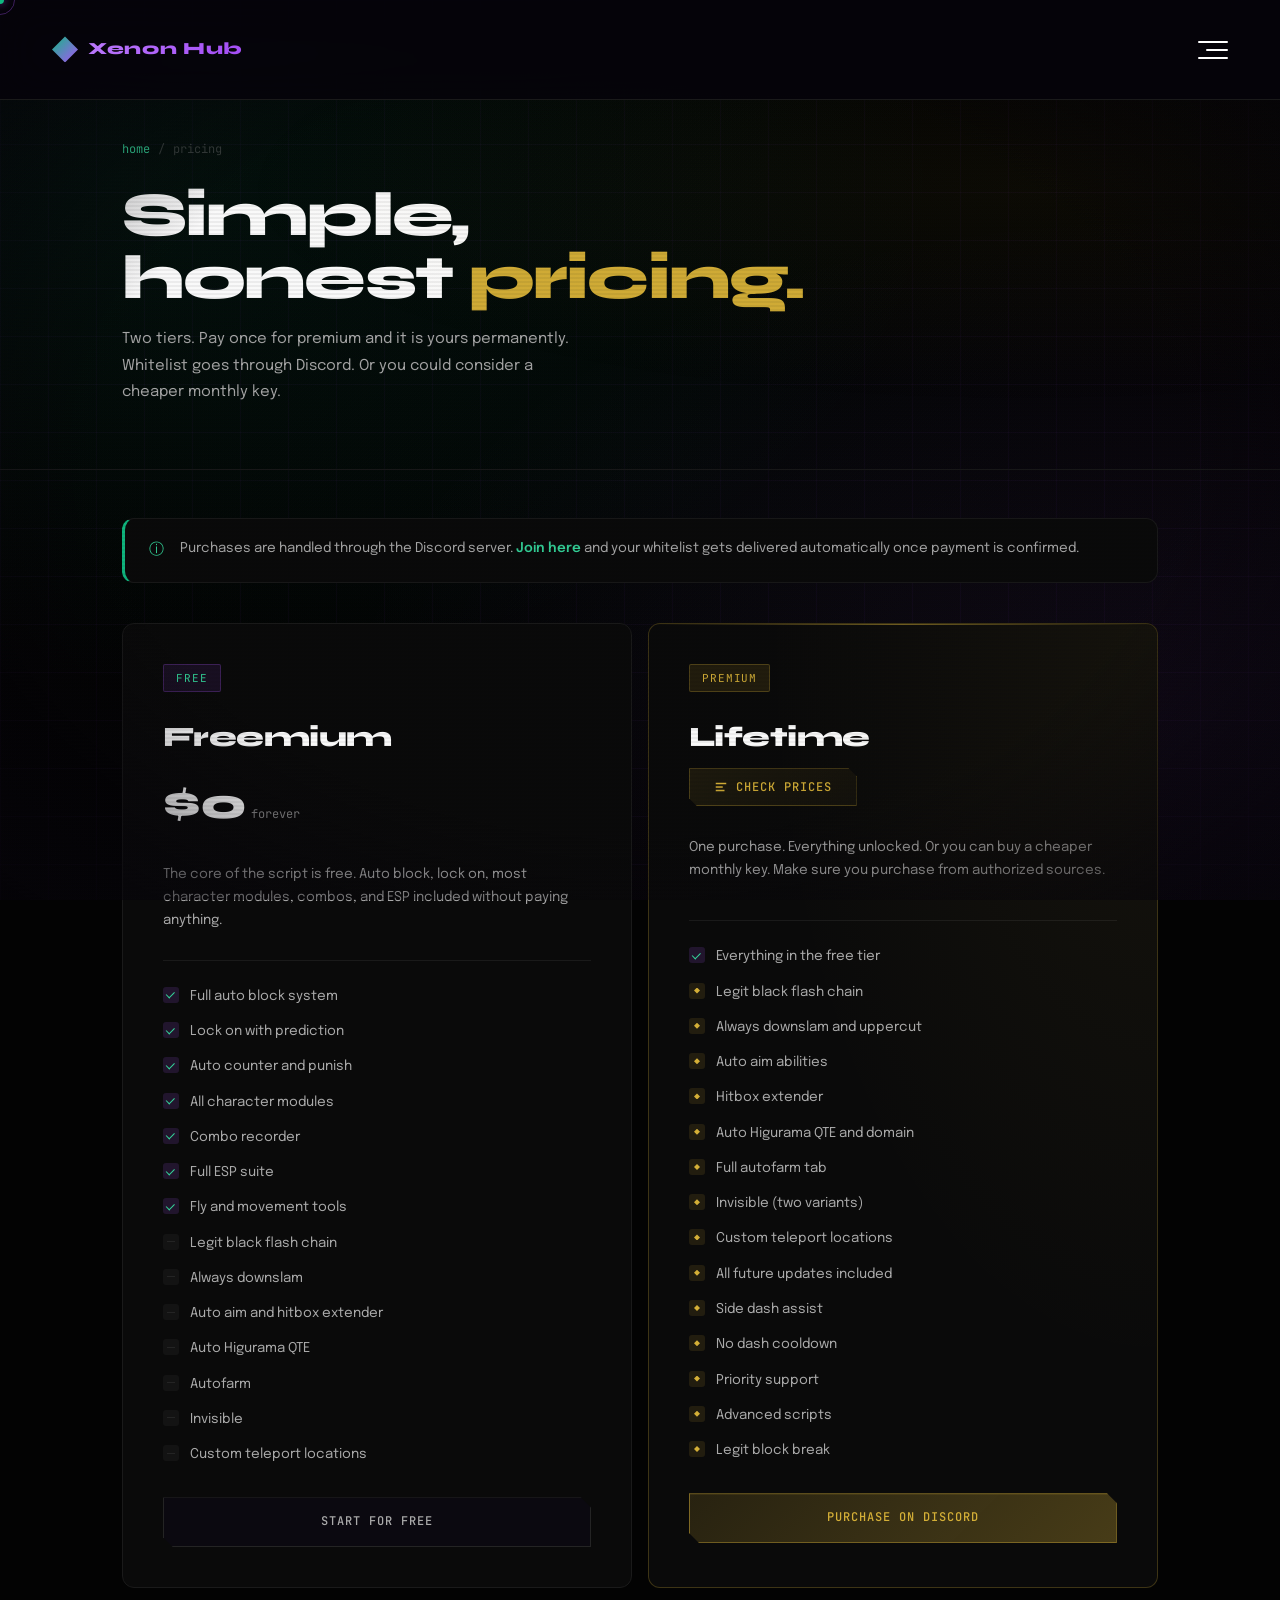
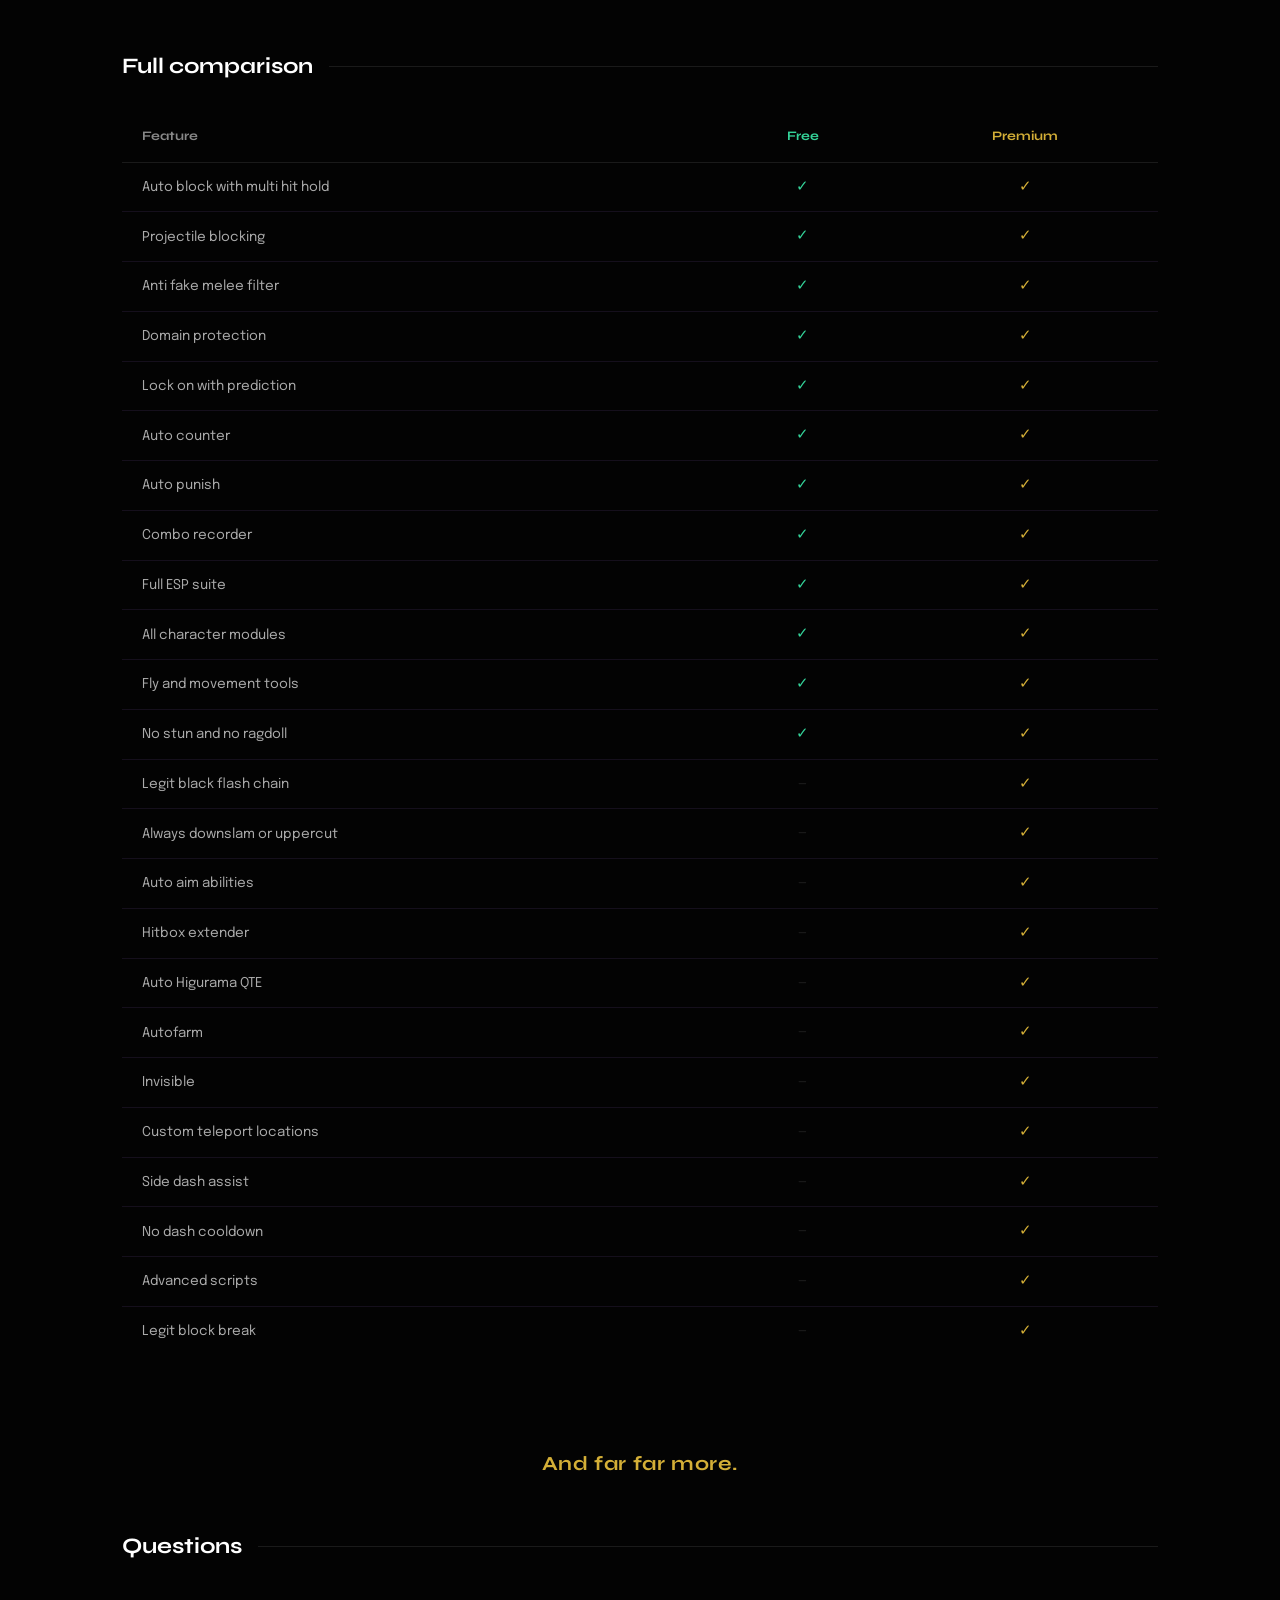
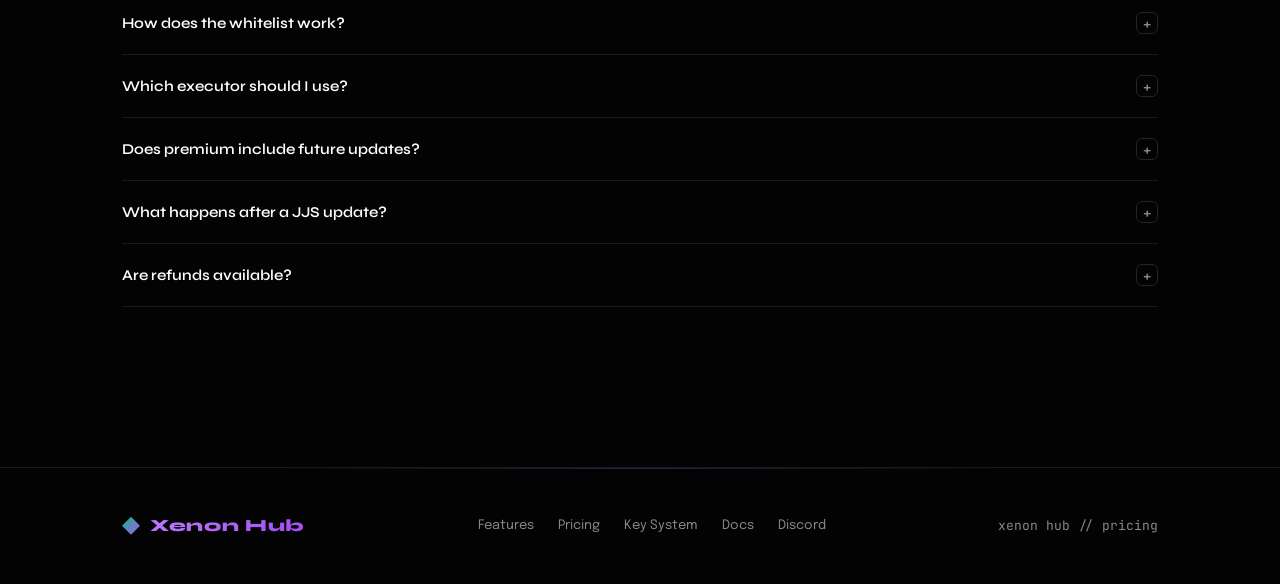
<file: pricing.html>
<!doctype html>
<html lang="en">
  <head>
    <meta charset="UTF-8" />
    <meta name="viewport" content="width=device-width, initial-scale=1.0" />
    <title>Pricing — Xenon Hub</title>
    <link rel="icon" type="image/png" href="logo2.png" />
    <link rel="stylesheet" href="style.css" />
    <style>
      .page-hero {
        padding: 140px 0 64px;
        border-bottom: 1px solid var(--border);
        position: relative;
      }
      .page-hero::after {
        content: "";
        position: absolute;
        inset: 0;
        background: radial-gradient(
          ellipse at 80% 40%,
          rgba(212, 175, 55, 0.05) 0%,
          transparent 55%
        );
        pointer-events: none;
      }
      .page-hero h1 {
        font-family: "Syne", sans-serif;
        font-size: clamp(36px, 5vw, 62px);
        font-weight: 800;
        letter-spacing: -0.03em;
        line-height: 1.02;
        color: var(--text);
        margin-bottom: 16px;
      }
      .page-hero h1 span {
        color: var(--premium);
      }
      .page-hero p {
        font-size: 15px;
        color: var(--text-dim);
        max-width: 460px;
        line-height: 1.75;
      }
      .breadcrumb {
        display: flex;
        gap: 8px;
        font-family: "JetBrains Mono", monospace;
        font-size: 12px;
        color: var(--text-muted);
        margin-bottom: 24px;
        align-items: center;
      }
      .breadcrumb a {
        color: var(--accent-light);
        text-decoration: none;
      }
      .breadcrumb span {
        opacity: 0.4;
      }

      .notice {
        display: flex;
        gap: 16px;
        padding: 18px 24px;
        background: var(--surface);
        border: 1px solid var(--border);
        border-left: 3px solid var(--accent);
        border-radius: var(--radius-lg);
        margin: 48px 0 0;
        font-size: 13.5px;
        color: var(--text-dim);
        line-height: 1.7;
      }
      .notice-icon {
        color: var(--accent-light);
        flex-shrink: 0;
        font-size: 15px;
        margin-top: 1px;
      }

      .tier-grid {
        display: grid;
        grid-template-columns: 1fr 1fr;
        gap: 16px;
        margin: 40px 0;
      }
      .tier-card {
        background: var(--surface);
        border: 1px solid var(--border);
        border-radius: var(--radius-lg);
        padding: 40px;
        position: relative;
        transition: border-color 0.3s;
      }
      .tier-card.featured {
        border-color: rgba(212, 175, 55, 0.25);
      }
      .tier-card.featured::before {
        content: "";
        position: absolute;
        inset: 0;
        border-radius: var(--radius-lg);
        background: radial-gradient(
          ellipse at top right,
          rgba(212, 175, 55, 0.06) 0%,
          transparent 55%
        );
        pointer-events: none;
      }
      .tier-card.featured::after {
        content: "";
        position: absolute;
        top: 0;
        left: 0;
        right: 0;
        height: 1px;
        background: linear-gradient(
          90deg,
          transparent,
          rgba(212, 175, 55, 0.5),
          transparent
        );
        border-radius: var(--radius-lg) var(--radius-lg) 0 0;
      }

      .tier-badge {
        display: inline-flex;
        align-items: center;
        gap: 6px;
        padding: 4px 12px;
        font-family: "JetBrains Mono", monospace;
        font-size: 11px;
        letter-spacing: 0.08em;
        text-transform: uppercase;
        border-radius: 2px;
        margin-bottom: 22px;
      }
      .tier-badge.free {
        color: var(--accent-light);
        border: 1px solid rgba(168, 85, 247, 0.25);
        background: var(--accent-glow2);
      }
      .tier-badge.prem {
        color: var(--premium);
        border: 1px solid rgba(212, 175, 55, 0.25);
        background: var(--premium-glow);
      }

      .tier-name {
        font-family: "Syne", sans-serif;
        font-size: 28px;
        font-weight: 800;
        color: var(--text);
        letter-spacing: -0.02em;
        margin-bottom: 8px;
      }
      .tier-price {
        display: flex;
        align-items: baseline;
        gap: 6px;
        margin-bottom: 22px;
      }
      .tier-price-num {
        font-family: "Syne", sans-serif;
        font-size: 44px;
        font-weight: 800;
        color: var(--text);
        letter-spacing: -0.03em;
      }
      .tier-price-num.gold {
        color: var(--premium);
      }
      .tier-price-label {
        font-family: "JetBrains Mono", monospace;
        font-size: 12px;
        color: var(--text-muted);
      }
      .tier-desc {
        font-size: 13.5px;
        color: var(--text-dim);
        line-height: 1.7;
        margin-bottom: 28px;
        min-height: 56px;
      }
      .tier-divider {
        height: 1px;
        background: var(--border);
        margin-bottom: 24px;
      }

      .tier-features {
        list-style: none;
        display: flex;
        flex-direction: column;
        gap: 13px;
        margin-bottom: 32px;
      }
      .tf {
        display: flex;
        align-items: flex-start;
        gap: 11px;
        font-size: 13.5px;
        color: var(--text-dim);
      }
      .tf-icon {
        width: 16px;
        height: 16px;
        border-radius: 3px;
        flex-shrink: 0;
        margin-top: 2px;
        display: flex;
        align-items: center;
        justify-content: center;
      }
      .tf-icon.yes {
        background: rgba(168, 85, 247, 0.15);
      }
      .tf-icon.yes::after {
        content: "";
        width: 8px;
        height: 5px;
        border-left: 1.5px solid var(--accent-light);
        border-bottom: 1.5px solid var(--accent-light);
        transform: rotate(-45deg) translateY(-1px);
        display: block;
      }
      .tf-icon.gold {
        background: rgba(212, 175, 55, 0.12);
      }
      .tf-icon.gold::after {
        content: "";
        width: 6px;
        height: 6px;
        background: var(--premium);
        clip-path: polygon(50% 0%, 100% 50%, 50% 100%, 0% 50%);
        display: block;
      }
      .tf-icon.no {
        background: rgba(255, 255, 255, 0.04);
      }
      .tf-icon.no::after {
        content: "";
        width: 8px;
        height: 1px;
        background: var(--border2);
        display: block;
      }

      .btn-free {
        background: rgba(12, 9, 18, 0.8);
        color: var(--text-dim);
        border: 1px solid var(--border2);
        width: 100%;
        justify-content: center;
        padding: 14px;
        font-size: 12px;
        font-family: "JetBrains Mono", monospace;
        letter-spacing: 0.08em;
        clip-path: polygon(
          0 0,
          calc(100% - 10px) 0,
          100% 10px,
          100% 100%,
          10px 100%,
          0 calc(100% - 10px)
        );
        border-radius: 0;
      }
      .btn-free:hover {
        border-color: rgba(168, 85, 247, 0.5);
        color: var(--accent-light);
        box-shadow: 0 0 16px rgba(168, 85, 247, 0.12);
        text-shadow: 0 0 8px rgba(168, 85, 247, 0.4);
      }

      .btn-prem {
        background: linear-gradient(
          135deg,
          rgba(212, 175, 55, 0.15),
          rgba(212, 175, 55, 0.3)
        );
        color: var(--premium);
        border: 1px solid rgba(212, 175, 55, 0.4);
        width: 100%;
        justify-content: center;
        padding: 14px;
        font-size: 12px;
        font-family: "JetBrains Mono", monospace;
        letter-spacing: 0.08em;
        clip-path: polygon(
          0 0,
          calc(100% - 10px) 0,
          100% 10px,
          100% 100%,
          10px 100%,
          0 calc(100% - 10px)
        );
        border-radius: 0;
        box-shadow:
          0 0 20px rgba(212, 175, 55, 0.1),
          inset 0 1px 0 rgba(212, 175, 55, 0.1);
      }
      .btn-prem:hover {
        box-shadow:
          0 0 30px rgba(212, 175, 55, 0.25),
          0 0 60px rgba(212, 175, 55, 0.08),
          inset 0 0 20px rgba(212, 175, 55, 0.06);
        text-shadow: 0 0 12px rgba(212, 175, 55, 0.5);
        border-color: rgba(212, 175, 55, 0.7);
        transform: translateY(-1px);
      }

      .compare-section {
        padding: 20px 0 80px;
      }
      .compare-title {
        font-family: "Syne", sans-serif;
        font-size: 22px;
        font-weight: 700;
        color: var(--text);
        margin-bottom: 28px;
        display: flex;
        align-items: center;
        gap: 16px;
      }
      .compare-title::after {
        content: "";
        flex: 1;
        height: 1px;
        background: var(--border);
      }

      .compare-table {
        width: 100%;
        border-collapse: collapse;
        font-size: 13.5px;
      }
      .compare-table thead tr {
        border-bottom: 1px solid var(--border);
      }
      .compare-table th {
        padding: 14px 20px;
        font-family: "Syne", sans-serif;
        font-weight: 700;
        font-size: 13px;
        text-align: left;
        color: var(--text-muted);
      }
      .compare-table th:nth-child(2) {
        color: var(--accent-light);
        text-align: center;
      }
      .compare-table th:nth-child(3) {
        color: var(--premium);
        text-align: center;
      }
      .compare-table td {
        padding: 12px 20px;
        color: var(--text-dim);
        border-bottom: 1px solid rgba(30, 22, 40, 0.7);
      }
      .compare-table td:nth-child(2),
      .compare-table td:nth-child(3) {
        text-align: center;
      }
      .compare-table tr:hover td {
        background: var(--surface2);
      }
      .compare-table tr:last-child td {
        border-bottom: none;
      }
      .cy {
        color: var(--accent-light);
        font-size: 15px;
      }
      .cg {
        color: var(--premium);
        font-size: 15px;
      }
      .cn {
        color: var(--border2);
        font-size: 15px;
      }

      .faq-section {
        padding: 0 0 80px;
      }
      .faq-item {
        border-bottom: 1px solid var(--border);
      }
      .faq-q {
        width: 100%;
        display: flex;
        align-items: center;
        justify-content: space-between;
        padding: 20px 0;
        font-family: "Syne", sans-serif;
        font-size: 15px;
        font-weight: 600;
        color: var(--text);
        background: none;
        border: none;
        cursor: none;
        text-align: left;
        gap: 20px;
        transition: color 0.2s;
      }
      .faq-q:hover {
        color: var(--accent-light);
      }
      .faq-icon {
        width: 22px;
        height: 22px;
        border: 1px solid var(--border2);
        border-radius: var(--radius);
        display: flex;
        align-items: center;
        justify-content: center;
        flex-shrink: 0;
        font-size: 16px;
        color: var(--text-muted);
        transition: all 0.2s;
      }
      .faq-item.open .faq-icon {
        border-color: var(--accent);
        color: var(--accent-light);
      }
      .faq-a {
        font-size: 14px;
        color: var(--text-dim);
        line-height: 1.75;
        padding-bottom: 20px;
        display: none;
        max-width: 680px;
      }
      .faq-item.open .faq-a {
        display: block;
      }

      @media (max-width: 768px) {
        .tier-grid {
          grid-template-columns: 1fr;
        }
        .compare-table {
          font-size: 12px;
        }
        .compare-table td,
        .compare-table th {
          padding: 10px 12px;
        }
      }

      /* Pricing popup */
      .popup-overlay {
        position: fixed;
        inset: 0;
        background: rgba(4, 2, 8, 0.85);
        backdrop-filter: blur(8px);
        -webkit-backdrop-filter: blur(8px);
        z-index: 200;
        display: none;
        align-items: center;
        justify-content: center;
        padding: 24px;
      }
      .popup-overlay.active {
        display: flex;
      }
      .popup {
        background: var(--surface);
        border: 1px solid rgba(212, 175, 55, 0.2);
        border-radius: var(--radius-lg);
        max-width: 580px;
        width: 100%;
        max-height: 85vh;
        overflow-y: auto;
        position: relative;
        animation: fadeUp 0.35s cubic-bezier(0.16, 1, 0.3, 1) both;
      }
      .popup::before {
        content: "";
        position: absolute;
        top: 0;
        left: 0;
        right: 0;
        height: 1px;
        background: linear-gradient(
          90deg,
          transparent,
          rgba(212, 175, 55, 0.5),
          transparent
        );
        border-radius: var(--radius-lg) var(--radius-lg) 0 0;
      }
      .popup-header {
        display: flex;
        align-items: center;
        justify-content: space-between;
        padding: 22px 28px;
        border-bottom: 1px solid var(--border);
      }
      .popup-header h3 {
        font-family: "Syne", sans-serif;
        font-size: 20px;
        font-weight: 800;
        color: var(--premium);
        letter-spacing: -0.02em;
      }
      .popup-close {
        width: 28px;
        height: 28px;
        border: 1px solid var(--border2);
        border-radius: 0;
        background: rgba(12, 9, 18, 0.8);
        color: var(--text-muted);
        font-size: 16px;
        display: flex;
        align-items: center;
        justify-content: center;
        cursor: none;
        transition: all 0.25s;
        clip-path: polygon(
          0 0,
          calc(100% - 5px) 0,
          100% 5px,
          100% 100%,
          5px 100%,
          0 calc(100% - 5px)
        );
      }
      .popup-close:hover {
        border-color: var(--accent);
        color: var(--accent-light);
        text-shadow: 0 0 8px rgba(168, 85, 247, 0.4);
      }
      .popup-body {
        padding: 28px 32px;
      }
      .popup-section-label {
        font-family: "Syne", sans-serif;
        font-size: 13px;
        font-weight: 700;
        color: var(--text-muted);
        text-transform: uppercase;
        letter-spacing: 0.08em;
        margin-bottom: 14px;
        display: flex;
        align-items: center;
        gap: 10px;
      }
      .popup-section-label::after {
        content: "";
        flex: 1;
        height: 1px;
        background: var(--border);
      }
      .price-method {
        display: flex;
        align-items: flex-start;
        gap: 16px;
        padding: 18px 16px;
        border-radius: var(--radius);
        margin-bottom: 8px;
        background: rgba(255, 255, 255, 0.01);
        border: 1px solid transparent;
        transition: all 0.2s;
      }
      .price-method:hover {
        background: var(--surface2);
        border-color: var(--border);
      }
      .price-method:last-child {
        border-bottom: none;
      }
      .pm-icon {
        width: 40px;
        height: 40px;
        border-radius: 8px;
        display: flex;
        align-items: center;
        justify-content: center;
        flex-shrink: 0;
        overflow: hidden;
        background: var(--surface2);
        border: 1px solid var(--border);
      }
      .pm-icon img {
        width: 24px;
        height: 24px;
        object-fit: contain;
      }
      .pm-icon .emoji {
        font-size: 22px;
        line-height: 1;
      }
      .pm-info {
        flex: 1;
      }
      .pm-name {
        font-family: "Syne", sans-serif;
        font-size: 15px;
        font-weight: 700;
        color: var(--text);
        margin-bottom: 8px;
      }
      .pm-prices {
        background: var(--surface2);
        border: 1px solid var(--border);
        border-radius: var(--radius);
        padding: 12px 16px;
        font-family: "JetBrains Mono", monospace;
        font-size: 13px;
        color: var(--text-dim);
        line-height: 2;
      }
      .pm-prices strong {
        color: var(--premium);
        font-weight: 500;
      }
      .pm-prices .amt {
        color: var(--text);
      }
      .popup-divider {
        height: 1px;
        background: var(--border);
        margin: 20px 0;
      }
      .popup-notes {
        padding: 0 32px 28px;
      }
      .popup-notes-title {
        font-family: "Syne", sans-serif;
        font-size: 12px;
        font-weight: 700;
        color: var(--text-muted);
        text-transform: uppercase;
        letter-spacing: 0.08em;
        margin-bottom: 10px;
      }
      .popup-notes ul {
        list-style: none;
        display: flex;
        flex-direction: column;
        gap: 7px;
      }
      .popup-notes ul li {
        font-size: 13px;
        color: var(--text-dim);
        padding-left: 16px;
        position: relative;
        line-height: 1.6;
      }
      .popup-notes ul li::before {
        content: "•";
        position: absolute;
        left: 0;
        color: var(--premium);
      }
      .popup-notes a {
        color: var(--accent-light);
        text-decoration: none;
        transition: color 0.2s;
      }
      .popup-notes a:hover {
        color: var(--text);
      }
      .btn-check-prices {
        display: inline-flex;
        align-items: center;
        gap: 8px;
        padding: 10px 24px;
        background: linear-gradient(
          135deg,
          rgba(212, 175, 55, 0.1),
          rgba(212, 175, 55, 0.04)
        );
        border: 1px solid rgba(212, 175, 55, 0.3);
        border-radius: 0;
        font-family: "JetBrains Mono", monospace;
        font-size: 12px;
        font-weight: 500;
        color: var(--premium);
        cursor: none;
        transition: all 0.25s;
        letter-spacing: 0.08em;
        margin-bottom: 8px;
        clip-path: polygon(
          0 0,
          calc(100% - 8px) 0,
          100% 8px,
          100% 100%,
          8px 100%,
          0 calc(100% - 8px)
        );
        text-transform: uppercase;
      }
      .btn-check-prices:hover {
        background: linear-gradient(
          135deg,
          rgba(212, 175, 55, 0.18),
          rgba(212, 175, 55, 0.08)
        );
        border-color: rgba(212, 175, 55, 0.5);
        box-shadow: 0 0 20px rgba(212, 175, 55, 0.15);
        transform: translateY(-1px);
        text-shadow: 0 0 10px rgba(212, 175, 55, 0.4);
      }
      .btn-check-prices svg {
        width: 14px;
        height: 14px;
      }

      /* --- Modern UI Additions --- */
      .nav-modern {
        position: absolute;
        top: 0;
        left: 0;
        right: 0;
        height: 100px;
        display: flex;
        align-items: center;
        justify-content: space-between;
        padding: 0 52px;
        z-index: 300;
        pointer-events: none;
      }
      .nav-modern > * {
        pointer-events: auto;
      }

      .dashboard-btn {
        position: absolute;
        left: 50%;
        transform: translateX(-50%);
        background: rgba(6, 4, 10, 0.6);
        backdrop-filter: blur(16px);
        -webkit-backdrop-filter: blur(16px);
        border: 1px solid rgba(168, 85, 247, 0.25);
        color: var(--text);
        font-family: "JetBrains Mono", monospace;
        font-size: 13px;
        padding: 10px 28px;
        border-radius: 40px;
        text-decoration: none;
        transition: all 0.3s ease;
        letter-spacing: 0.05em;
        text-transform: uppercase;
        box-shadow: 0 4px 20px rgba(0, 0, 0, 0.3);
      }
      .dashboard-btn:hover {
        background: rgba(168, 85, 247, 0.15);
        border-color: rgba(168, 85, 247, 0.5);
        box-shadow: 0 0 24px rgba(168, 85, 247, 0.3);
        color: #fff;
      }

      .menu-trigger {
        display: flex;
        flex-direction: column;
        gap: 6px;
        background: none;
        border: none;
        cursor: none;
        width: 40px;
        align-items: flex-end;
        z-index: 301;
      }
      .menu-trigger span {
        display: block;
        height: 2px;
        background: var(--text);
        border-radius: 2px;
        transition: all 0.3s cubic-bezier(0.4, 0, 0.2, 1);
      }
      .menu-trigger span:nth-child(1) {
        width: 30px;
      }
      .menu-trigger span:nth-child(2) {
        width: 22px;
      }
      .menu-trigger span:nth-child(3) {
        width: 30px;
      }
      .menu-trigger:hover span {
        width: 30px;
        background: var(--accent-light);
      }

      .menu-trigger.active span:nth-child(1) {
        transform: translateY(8px) rotate(45deg);
        width: 30px;
      }
      .menu-trigger.active span:nth-child(2) {
        opacity: 0;
      }
      .menu-trigger.active span:nth-child(3) {
        transform: translateY(-8px) rotate(-45deg);
        width: 30px;
      }

      .fullscreen-menu {
        position: fixed;
        inset: 0;
        background: rgba(6, 4, 10, 0.85);
        backdrop-filter: blur(25px);
        -webkit-backdrop-filter: blur(25px);
        z-index: 200;
        opacity: 0;
        pointer-events: none;
        transition: opacity 0.5s ease;
        display: flex;
        align-items: center;
        justify-content: center;
      }
      .fullscreen-menu.active {
        opacity: 1;
        pointer-events: auto;
      }
      .menu-inner {
        display: flex;
        flex-direction: column;
        gap: 20px;
        text-align: center;
        transform: translateY(40px);
        transition: transform 0.6s cubic-bezier(0.16, 1, 0.3, 1);
      }
      .fullscreen-menu.active .menu-inner {
        transform: translateY(0);
      }
      .menu-inner a {
        font-family: "Syne", sans-serif;
        font-size: 52px;
        font-weight: 800;
        color: var(--text-dim);
        text-decoration: none;
        letter-spacing: -0.02em;
        transition: all 0.3s;
      }
      .menu-inner a:hover {
        color: var(--text);
        transform: scale(1.05);
        text-shadow: 0 0 30px rgba(168, 85, 247, 0.4);
      }

      /* Mobile Checks for Navigation */
      @media (max-width: 800px) {
        .nav-modern {
          padding: 0 24px;
        }
        .dashboard-btn {
          display: none;
        }
        .menu-inner a {
          font-size: 34px;
        }
      }
    </style>
  </head>
  <body>
    <div class="cursor" id="cursor"></div>
    <div class="cursor-ring" id="cursorRing"></div>

    <nav class="nav-modern">
      <a href="index.html" class="nav-logo">
        <div class="logo-mark"></div>
        Xenon Hub
      </a>



      <button class="menu-trigger" aria-label="Menu">
        <span></span><span></span><span></span>
      </button>
    </nav>

    <div class="fullscreen-menu" id="fsMenu">
      <div class="menu-inner">
        <a href="index.html">Home</a>
        <a href="features.html">Features</a>
        <a href="pricing.html">Pricing</a>
        <a href="keysystem.html">Key System</a>
        <a href="docs.html">Docs</a>
        <a href="discord.html">Discord</a>
      </div>
    </div>

    <div class="page-hero">
      <div class="container">
        <div class="breadcrumb">
          <a href="index.html">home</a><span>/</span><span>pricing</span>
        </div>
        <h1>Simple,<br />honest <span>pricing.</span></h1>
        <p>
          Two tiers. Pay once for premium and it is yours permanently. Whitelist
          goes through Discord. Or you could consider a cheaper monthly key.
        </p>
      </div>
    </div>

    <div class="container">
      <div class="notice animate-fade-up">
        <span class="notice-icon">&#9432;</span>
        <div>
          Purchases are handled through the Discord server.
          <a
            href="discord.html"
            style="
              color: var(--accent-light);
              text-decoration: none;
              font-weight: 600;
            "
            >Join here</a
          >
          and your whitelist gets delivered automatically once payment is
          confirmed.
        </div>
      </div>

      <div class="tier-grid">
        <div class="tier-card animate-fade-up">
          <div class="tier-badge free">Free</div>
          <div class="tier-name">Freemium</div>
          <div class="tier-price">
            <div class="tier-price-num">$0</div>
            <div class="tier-price-label">forever</div>
          </div>
          <div class="tier-desc">
            The core of the script is free. Auto block, lock on, most character
            modules, combos, and ESP included without paying anything.
          </div>
          <div class="tier-divider"></div>
          <ul class="tier-features">
            <li class="tf">
              <div class="tf-icon yes"></div>
              Full auto block system
            </li>
            <li class="tf">
              <div class="tf-icon yes"></div>
              Lock on with prediction
            </li>
            <li class="tf">
              <div class="tf-icon yes"></div>
              Auto counter and punish
            </li>
            <li class="tf">
              <div class="tf-icon yes"></div>
              All character modules
            </li>
            <li class="tf">
              <div class="tf-icon yes"></div>
              Combo recorder
            </li>
            <li class="tf">
              <div class="tf-icon yes"></div>
              Full ESP suite
            </li>
            <li class="tf">
              <div class="tf-icon yes"></div>
              Fly and movement tools
            </li>
            <li class="tf">
              <div class="tf-icon no"></div>
              Legit black flash chain
            </li>
            <li class="tf">
              <div class="tf-icon no"></div>
              Always downslam
            </li>
            <li class="tf">
              <div class="tf-icon no"></div>
              Auto aim and hitbox extender
            </li>
            <li class="tf">
              <div class="tf-icon no"></div>
              Auto Higurama QTE
            </li>
            <li class="tf">
              <div class="tf-icon no"></div>
              Autofarm
            </li>
            <li class="tf">
              <div class="tf-icon no"></div>
              Invisible
            </li>
            <li class="tf">
              <div class="tf-icon no"></div>
              Custom teleport locations
            </li>
          </ul>
          <a href="docs.html" class="btn btn-free">Start for free</a>
        </div>

        <div class="tier-card featured animate-fade-up delay-2">
          <div class="tier-badge prem">Premium</div>
          <div class="tier-name">Lifetime</div>
          <div class="tier-price">
            <button class="btn-check-prices" id="openPrices">
              <svg
                viewBox="0 0 16 16"
                fill="none"
                stroke="currentColor"
                stroke-width="1.5"
              >
                <path d="M2 4h12M2 8h8M2 12h10" />
              </svg>
              Check Prices
            </button>
          </div>
          <div class="tier-desc">
            One purchase. Everything unlocked. Or you can buy a cheaper monthly
            key. Make sure you purchase from authorized sources.
          </div>
          <div class="tier-divider"></div>
          <ul class="tier-features">
            <li class="tf">
              <div class="tf-icon yes"></div>
              Everything in the free tier
            </li>
            <li class="tf">
              <div class="tf-icon gold"></div>
              Legit black flash chain
            </li>
            <li class="tf">
              <div class="tf-icon gold"></div>
              Always downslam and uppercut
            </li>
            <li class="tf">
              <div class="tf-icon gold"></div>
              Auto aim abilities
            </li>
            <li class="tf">
              <div class="tf-icon gold"></div>
              Hitbox extender
            </li>
            <li class="tf">
              <div class="tf-icon gold"></div>
              Auto Higurama QTE and domain
            </li>
            <li class="tf">
              <div class="tf-icon gold"></div>
              Full autofarm tab
            </li>
            <li class="tf">
              <div class="tf-icon gold"></div>
              Invisible (two variants)
            </li>
            <li class="tf">
              <div class="tf-icon gold"></div>
              Custom teleport locations
            </li>
            <li class="tf">
              <div class="tf-icon gold"></div>
              All future updates included
            </li>
            <li class="tf">
              <div class="tf-icon gold"></div>
              Side dash assist
            </li>
            <li class="tf">
              <div class="tf-icon gold"></div>
              No dash cooldown
            </li>
            <li class="tf">
              <div class="tf-icon gold"></div>
              Priority support
            </li>
            <li class="tf">
              <div class="tf-icon gold"></div>
              Advanced scripts
            </li>
            <li class="tf">
              <div class="tf-icon gold"></div>
              Legit block break
            </li>
          </ul>
          <a href="discord.html" class="btn btn-prem" id="purchaseBtn">
            Purchase on Discord
          </a>
        </div>
      </div>

      <div class="compare-section animate-fade-up">
        <div class="compare-title">Full comparison</div>
        <table class="compare-table">
          <thead>
            <tr>
              <th>Feature</th>
              <th>Free</th>
              <th>Premium</th>
            </tr>
          </thead>
          <tbody>
            <tr>
              <td>Auto block with multi hit hold</td>
              <td><span class="cy">&#10003;</span></td>
              <td><span class="cg">&#10003;</span></td>
            </tr>
            <tr>
              <td>Projectile blocking</td>
              <td><span class="cy">&#10003;</span></td>
              <td><span class="cg">&#10003;</span></td>
            </tr>
            <tr>
              <td>Anti fake melee filter</td>
              <td><span class="cy">&#10003;</span></td>
              <td><span class="cg">&#10003;</span></td>
            </tr>
            <tr>
              <td>Domain protection</td>
              <td><span class="cy">&#10003;</span></td>
              <td><span class="cg">&#10003;</span></td>
            </tr>
            <tr>
              <td>Lock on with prediction</td>
              <td><span class="cy">&#10003;</span></td>
              <td><span class="cg">&#10003;</span></td>
            </tr>
            <tr>
              <td>Auto counter</td>
              <td><span class="cy">&#10003;</span></td>
              <td><span class="cg">&#10003;</span></td>
            </tr>
            <tr>
              <td>Auto punish</td>
              <td><span class="cy">&#10003;</span></td>
              <td><span class="cg">&#10003;</span></td>
            </tr>
            <tr>
              <td>Combo recorder</td>
              <td><span class="cy">&#10003;</span></td>
              <td><span class="cg">&#10003;</span></td>
            </tr>
            <tr>
              <td>Full ESP suite</td>
              <td><span class="cy">&#10003;</span></td>
              <td><span class="cg">&#10003;</span></td>
            </tr>
            <tr>
              <td>All character modules</td>
              <td><span class="cy">&#10003;</span></td>
              <td><span class="cg">&#10003;</span></td>
            </tr>
            <tr>
              <td>Fly and movement tools</td>
              <td><span class="cy">&#10003;</span></td>
              <td><span class="cg">&#10003;</span></td>
            </tr>
            <tr>
              <td>No stun and no ragdoll</td>
              <td><span class="cy">&#10003;</span></td>
              <td><span class="cg">&#10003;</span></td>
            </tr>
            <tr>
              <td>Legit black flash chain</td>
              <td><span class="cn">&#8212;</span></td>
              <td><span class="cg">&#10003;</span></td>
            </tr>
            <tr>
              <td>Always downslam or uppercut</td>
              <td><span class="cn">&#8212;</span></td>
              <td><span class="cg">&#10003;</span></td>
            </tr>
            <tr>
              <td>Auto aim abilities</td>
              <td><span class="cn">&#8212;</span></td>
              <td><span class="cg">&#10003;</span></td>
            </tr>
            <tr>
              <td>Hitbox extender</td>
              <td><span class="cn">&#8212;</span></td>
              <td><span class="cg">&#10003;</span></td>
            </tr>
            <tr>
              <td>Auto Higurama QTE</td>
              <td><span class="cn">&#8212;</span></td>
              <td><span class="cg">&#10003;</span></td>
            </tr>
            <tr>
              <td>Autofarm</td>
              <td><span class="cn">&#8212;</span></td>
              <td><span class="cg">&#10003;</span></td>
            </tr>
            <tr>
              <td>Invisible</td>
              <td><span class="cn">&#8212;</span></td>
              <td><span class="cg">&#10003;</span></td>
            </tr>
            <tr>
              <td>Custom teleport locations</td>
              <td><span class="cn">&#8212;</span></td>
              <td><span class="cg">&#10003;</span></td>
            </tr>
            <tr>
              <td>Side dash assist</td>
              <td><span class="cn">&#8212;</span></td>
              <td><span class="cg">&#10003;</span></td>
            </tr>
            <tr>
              <td>No dash cooldown</td>
              <td><span class="cn">&#8212;</span></td>
              <td><span class="cg">&#10003;</span></td>
            </tr>
            <tr>
              <td>Advanced scripts</td>
              <td><span class="cn">&#8212;</span></td>
              <td><span class="cg">&#10003;</span></td>
            </tr>
            <tr>
              <td>Legit block break</td>
              <td><span class="cn">&#8212;</span></td>
              <td><span class="cg">&#10003;</span></td>
            </tr>
          </tbody>
        </table>
      </div>

      <div
        class="more-features-cta animate-fade-up"
        style="text-align: center; padding: 12px 0 48px"
      >
        <p
          style="
            font-family: &quot;Syne&quot;, sans-serif;
            font-size: 20px;
            font-weight: 700;
            color: var(--premium);
            line-height: 1.6;
            letter-spacing: 0.03em;
          "
        >
          And far far more.
        </p>
      </div>

      <div class="faq-section animate-fade-up">
        <div class="compare-title">Questions</div>
        <div class="faq-item">
          <button class="faq-q">
            How does the whitelist work?<span class="faq-icon">+</span>
          </button>
          <div class="faq-a">
            Once your payment goes through on Discord, the bot handles
            everything automatically. You just need to wait till whitelisted,
            timings depend on your payment method
          </div>
        </div>
        <div class="faq-item">
          <button class="faq-q">
            Which executor should I use?<span class="faq-icon">+</span>
          </button>
          <div class="faq-a">
            Potassium is the recommended choice and gets you everything.
            Astroid, Velocity and Delta also work well for most features. Some
            of the more advanced hooks need functions that only certain
            executors support, so if something does not work it is usually worth
            switching to Potassium first.
          </div>
        </div>
        <div class="faq-item">
          <button class="faq-q">
            Does premium include future updates?<span class="faq-icon">+</span>
          </button>
          <div class="faq-a">
            Yes. Pay once and every update after that is included automatically.
            No extra charges, no tiers within premium, just everything whenever
            it updates.
          </div>
        </div>
        <div class="faq-item">
          <button class="faq-q">
            What happens after a JJS update?<span class="faq-icon">+</span>
          </button>
          <div class="faq-a">
            The script gets patched as fast as possible. The loader always pulls
            the latest version so you just re execute and you are on the newest
            build automatically.
          </div>
        </div>
        <div class="faq-item">
          <button class="faq-q">
            Are refunds available?<span class="faq-icon">+</span>
          </button>
          <div class="faq-a">
            All sales are final once the whitelist is delivered. If you have
            concerns before buying, reach out on Discord and we can answer any
            questions first.
          </div>
        </div>
      </div>
    </div>

    <footer>
      <div class="container">
        <div class="footer-inner">
          <a href="index.html" class="nav-logo"
            ><div class="logo-mark" style="width: 18px; height: 18px"></div>
            Xenon Hub</a
          >
          <ul class="footer-links">
            <li><a href="features.html">Features</a></li>
            <li><a href="pricing.html">Pricing</a></li>
            <li><a href="keysystem.html">Key System</a></li>
            <li><a href="docs.html">Docs</a></li>
            <li><a href="discord.html">Discord</a></li>
          </ul>
          <div class="footer-copy">xenon hub // pricing</div>
        </div>
      </div>
    </footer>

    <!-- Pricing Popup -->
    <div class="popup-overlay" id="pricePopup">
      <div class="popup">
        <div class="popup-header">
          <h3>Payment Methods</h3>
          <button class="popup-close" id="closePopup">&times;</button>
        </div>
        <div class="popup-body">
          <div class="popup-section-label">Current Methods</div>

          <div class="price-method">
            <div class="pm-icon"><img src="paypal.png" alt="PayPal" /></div>
            <div class="pm-info">
              <div class="pm-name">PayPal</div>
              <div class="pm-prices">
                <span class="amt">£4.99 / $6.80</span> — <strong>1 Month</strong
                ><br />
                <span class="amt">£15 / $20.50</span> —
                <strong>Lifetime</strong>
              </div>
            </div>
          </div>

          <div class="price-method">
            <div class="pm-icon"><span class="emoji">💳</span></div>
            <div class="pm-info">
              <div class="pm-name">Card</div>
              <div class="pm-prices">
                <span class="amt">£4.99 / $6.80</span> — <strong>1 Month</strong
                ><br />
                <span class="amt">£15 / $20.50</span> —
                <strong>Lifetime</strong>
              </div>
            </div>
          </div>

          <div class="popup-divider"></div>
          <div class="popup-section-label">Temporary Methods</div>

          <div class="price-method">
            <div class="pm-icon"><img src="executor.png" alt="Executor" /></div>
            <div class="pm-info">
              <div class="pm-name">Executor Key</div>
              <div class="pm-prices">
                Will be discussed inside the ticket — <strong>depends</strong>
              </div>
            </div>
          </div>

          <div class="price-method">
            <div class="pm-icon"><img src="nitro.png" alt="Nitro" /></div>
            <div class="pm-info">
              <div class="pm-name">Nitro (not Basic)</div>
              <div class="pm-prices">
                1 Month Nitro — <strong>1.5 Months</strong><br />
                1 Year Nitro — <strong>Lifetime</strong>
              </div>
            </div>
          </div>

          <div class="price-method">
            <div class="pm-icon"><img src="boost.png" alt="Boost" /></div>
            <div class="pm-info">
              <div class="pm-name">Server Boosts</div>
              <div class="pm-prices">
                1 Boost = <strong>1 Week</strong> (stackable up to 4
                boosts/month)
              </div>
            </div>
          </div>
        </div>

        <div class="popup-notes">
          <div class="popup-notes-title">Notes</div>
          <ul>
            <li>
              Check
              <a
                href="https://discord.com/channels/1274036834787131432/1482102922564075562"
                target="_blank"
                rel="noopener"
                >FAQ</a
              >
              before purchasing
            </li>
            <li>
              For card payment →
              <a
                href="https://revolut.me/jay0lypl"
                target="_blank"
                rel="noopener"
                >click here</a
              >
            </li>
            <li>Make a ticket on Discord to become a reseller</li>
          </ul>
        </div>
      </div>
    </div>

    <script src="smooth-scroll.js"></script>
    <script>
      // Modern full screen menu toggle
      const menuTrigger = document.querySelector(".menu-trigger");
      const fsMenu = document.getElementById("fsMenu");
      menuTrigger.addEventListener("click", function () {
        this.classList.toggle("active");
        fsMenu.classList.toggle("active");
        if (fsMenu.classList.contains("active")) {
          document.body.style.overflow = "hidden";
        } else {
          document.body.style.overflow = "";
        }
      });
      document.querySelectorAll(".menu-inner a").forEach((link) => {
        link.addEventListener("click", () => {
          menuTrigger.classList.remove("active");
          fsMenu.classList.remove("active");
          document.body.style.overflow = "";
        });
      });

      const cursor = document.getElementById("cursor");
      const ring = document.getElementById("cursorRing");
      let mx = 0,
        my = 0,
        rx = 0,
        ry = 0;
      document.addEventListener("mousemove", (e) => {
        mx = e.clientX;
        my = e.clientY;
      });
      (function loop() {
        cursor.style.left = mx + "px";
        cursor.style.top = my + "px";
        rx += (mx - rx) * 0.12;
        ry += (my - ry) * 0.12;
        ring.style.left = rx + "px";
        ring.style.top = ry + "px";
        requestAnimationFrame(loop);
      })();

      // Price popup
      document.getElementById("openPrices").addEventListener("click", () => {
        document.getElementById("pricePopup").classList.add("active");
      });
      document.getElementById("closePopup").addEventListener("click", () => {
        document.getElementById("pricePopup").classList.remove("active");
      });
      document.getElementById("pricePopup").addEventListener("click", (e) => {
        if (e.target === e.currentTarget) {
          e.currentTarget.classList.remove("active");
        }
      });

      document.querySelectorAll(".faq-q").forEach((btn) => {
        btn.addEventListener("click", function () {
          const item = this.closest(".faq-item");
          const isOpen = item.classList.contains("open");
          document.querySelectorAll(".faq-item").forEach((i) => {
            i.classList.remove("open");
            i.querySelector(".faq-icon").textContent = "+";
          });
          if (!isOpen) {
            item.classList.add("open");
            this.querySelector(".faq-icon").textContent = "\u2212";
          }
        });
      });

      const obs = new IntersectionObserver(
        (entries) => {
          entries.forEach((e) => {
            if (e.isIntersecting) {
              e.target.style.opacity = "1";
              e.target.style.transform = "translateY(0)";
            }
          });
        },
        { threshold: 0.08 },
      );
      document.querySelectorAll(".animate-fade-up").forEach((el) => {
        el.style.opacity = "0";
        el.style.transform = "translateY(16px)";
        el.style.transition = "opacity 0.6s ease, transform 0.6s ease";
        obs.observe(el);
      });
    </script>
  </body>
</html>
</file>
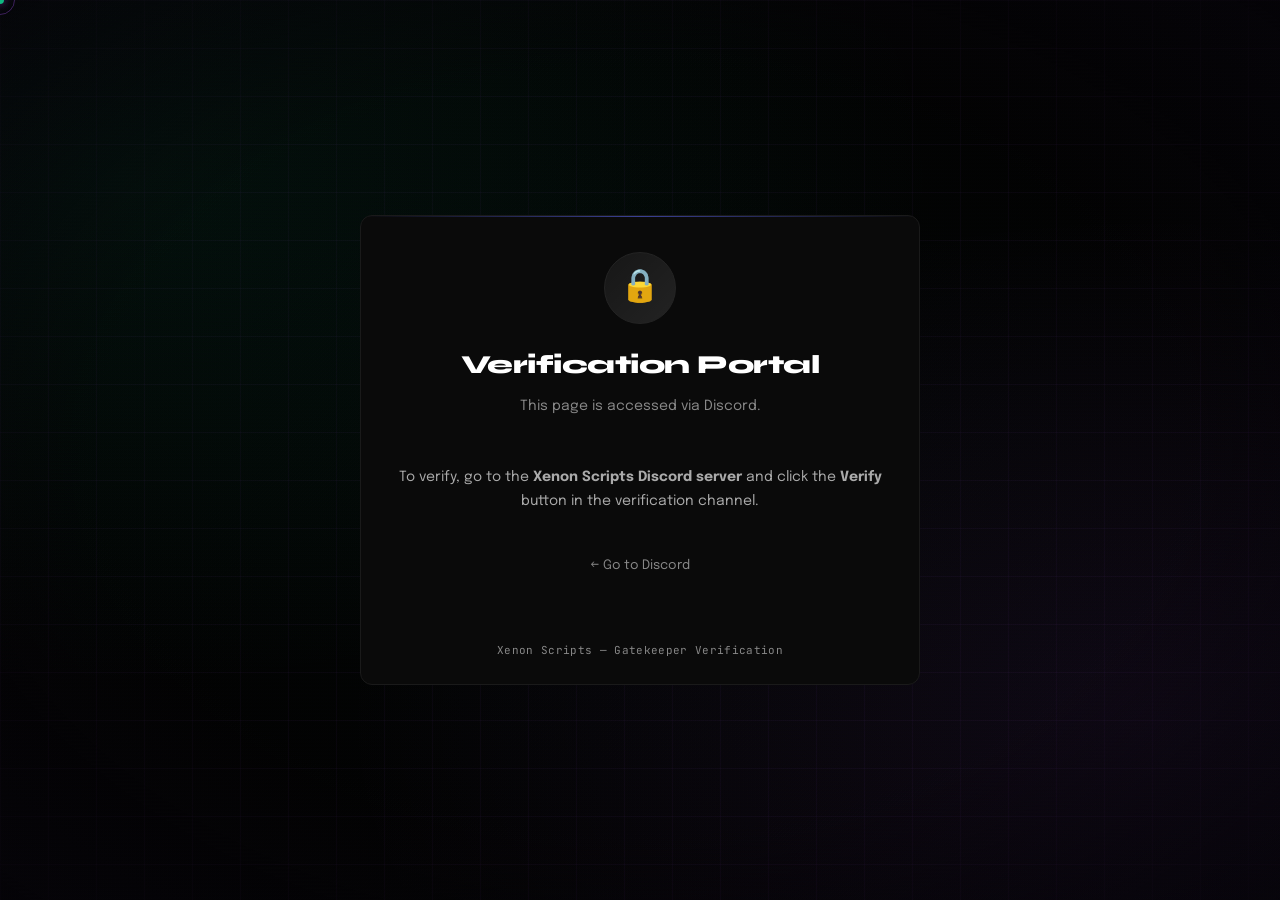
<file: verify.html>
<!doctype html>
<html lang="en">
  <head>
    <meta charset="UTF-8" />
    <meta name="viewport" content="width=device-width, initial-scale=1.0" />
    <title>Xenon Scripts — Verification</title>
    <meta
      name="description"
      content="Verify your Discord account to access the Xenon Scripts server."
    />
    <link rel="icon" type="image/png" href="logo2.png" />
    <link rel="stylesheet" href="style.css" />
    <style>
      /* ─── Verification Page Specific Styles ─── */
      .verify-page {
        min-height: 100vh;
        display: flex;
        align-items: center;
        justify-content: center;
        padding: 40px 20px;
        position: relative;
        z-index: 10;
      }

      .verify-card {
        width: 100%;
        max-width: 560px;
        background: var(--surface);
        border: 1px solid var(--border);
        border-radius: var(--radius-lg);
        overflow: hidden;
        position: relative;
        animation: fadeUp 0.7s cubic-bezier(0.16, 1, 0.3, 1) both;
      }
      .verify-card::before {
        content: "";
        position: absolute;
        top: 0;
        left: 0;
        right: 0;
        height: 1px;
        background: linear-gradient(
          90deg,
          transparent,
          rgba(88, 101, 242, 0.6),
          transparent
        );
      }

      .verify-header {
        padding: 36px 36px 0;
        text-align: center;
      }

      .verify-shield {
        width: 72px;
        height: 72px;
        margin: 0 auto 20px;
        background: linear-gradient(
          135deg,
          rgba(88, 101, 242, 0.15),
          rgba(88, 101, 242, 0.3)
        );
        border: 1px solid rgba(88, 101, 242, 0.3);
        border-radius: 50%;
        display: flex;
        align-items: center;
        justify-content: center;
        font-size: 32px;
        animation: pulse 3s ease-in-out infinite;
      }

      .verify-title {
        font-family: "Syne", sans-serif;
        font-size: 26px;
        font-weight: 800;
        color: var(--text);
        margin-bottom: 8px;
        letter-spacing: -0.02em;
      }

      .verify-subtitle {
        font-size: 14px;
        color: var(--text-muted);
        margin-bottom: 0;
      }

      .verify-body {
        padding: 28px 36px;
      }

      .verify-steps {
        list-style: none;
        padding: 0;
        margin: 0 0 24px;
      }
      .verify-steps li {
        display: flex;
        align-items: flex-start;
        gap: 14px;
        padding: 12px 0;
        border-bottom: 1px solid var(--border);
        font-size: 13.5px;
        color: var(--text-dim);
        line-height: 1.6;
      }
      .verify-steps li:last-child {
        border-bottom: none;
      }
      .step-num {
        width: 28px;
        height: 28px;
        min-width: 28px;
        background: rgba(88, 101, 242, 0.1);
        border: 1px solid rgba(88, 101, 242, 0.25);
        border-radius: 50%;
        display: flex;
        align-items: center;
        justify-content: center;
        font-family: "JetBrains Mono", monospace;
        font-size: 12px;
        font-weight: 600;
        color: #818cf8;
        margin-top: 2px;
      }

      .legal-box {
        background: var(--surface2);
        border: 1px solid var(--border2);
        border-radius: var(--radius);
        padding: 18px 20px;
        margin-bottom: 24px;
        max-height: 180px;
        overflow-y: auto;
      }
      .legal-box h4 {
        font-family: "Syne", sans-serif;
        font-size: 13px;
        font-weight: 700;
        color: var(--text);
        margin-bottom: 10px;
        display: flex;
        align-items: center;
        gap: 6px;
      }
      .legal-box p {
        font-size: 12px;
        color: var(--text-muted);
        line-height: 1.75;
        margin-bottom: 8px;
      }
      .legal-box p:last-child {
        margin-bottom: 0;
      }
      .legal-box ul {
        padding-left: 18px;
        margin: 6px 0;
      }
      .legal-box ul li {
        font-size: 12px;
        color: var(--text-muted);
        line-height: 1.75;
        padding: 0;
        border: none;
        display: list-item;
      }

      .consent-check {
        display: flex;
        align-items: center;
        gap: 10px;
        margin-bottom: 20px;
        cursor: pointer;
        user-select: none;
      }
      .consent-check input[type="checkbox"] {
        width: 18px;
        height: 18px;
        accent-color: #5865f2;
        cursor: pointer;
      }
      .consent-check label {
        font-size: 13px;
        color: var(--text-dim);
        cursor: pointer;
      }

      .verify-btn {
        display: flex;
        align-items: center;
        justify-content: center;
        gap: 10px;
        width: 100%;
        padding: 14px 24px;
        background: linear-gradient(
          135deg,
          rgba(88, 101, 242, 0.2),
          rgba(88, 101, 242, 0.4)
        );
        color: #a5b4fc;
        border: 1px solid rgba(88, 101, 242, 0.4);
        border-radius: var(--radius);
        font-family: "JetBrains Mono", monospace;
        font-size: 13px;
        font-weight: 600;
        letter-spacing: 0.06em;
        text-transform: uppercase;
        text-decoration: none;
        cursor: pointer;
        transition: all 0.3s ease;
        position: relative;
        overflow: hidden;
      }
      .verify-btn:hover:not(:disabled) {
        background: linear-gradient(
          135deg,
          rgba(88, 101, 242, 0.35),
          rgba(88, 101, 242, 0.55)
        );
        box-shadow:
          0 0 30px rgba(88, 101, 242, 0.3),
          0 0 60px rgba(88, 101, 242, 0.1);
        border-color: rgba(88, 101, 242, 0.7);
        transform: translateY(-1px);
        color: #c7d2fe;
      }
      .verify-btn:disabled {
        opacity: 0.4;
        cursor: not-allowed;
      }
      .verify-btn svg {
        width: 18px;
        height: 18px;
      }

      .verify-footer {
        padding: 16px 36px 24px;
        text-align: center;
      }
      .verify-footer p {
        font-size: 11px;
        color: var(--text-muted);
        font-family: "JetBrains Mono", monospace;
        letter-spacing: 0.03em;
      }

      /* ─── State: Success ─── */
      .state-success .verify-shield {
        background: linear-gradient(
          135deg,
          rgba(16, 185, 129, 0.15),
          rgba(16, 185, 129, 0.3)
        );
        border-color: rgba(16, 185, 129, 0.4);
      }
      .state-success .verify-card::before {
        background: linear-gradient(
          90deg,
          transparent,
          rgba(16, 185, 129, 0.6),
          transparent
        );
      }

      .success-msg {
        text-align: center;
        padding: 20px 0;
      }
      .success-msg h3 {
        font-family: "Syne", sans-serif;
        font-size: 20px;
        font-weight: 700;
        color: #34d399;
        margin-bottom: 10px;
      }
      .success-msg p {
        font-size: 14px;
        color: var(--text-dim);
        line-height: 1.7;
      }

      /* ─── State: Error ─── */
      .state-error .verify-shield {
        background: linear-gradient(
          135deg,
          rgba(239, 68, 68, 0.15),
          rgba(239, 68, 68, 0.3)
        );
        border-color: rgba(239, 68, 68, 0.4);
      }
      .state-error .verify-card::before {
        background: linear-gradient(
          90deg,
          transparent,
          rgba(239, 68, 68, 0.6),
          transparent
        );
      }

      .error-msg {
        text-align: center;
        padding: 20px 0;
      }
      .error-msg h3 {
        font-family: "Syne", sans-serif;
        font-size: 20px;
        font-weight: 700;
        color: #f87171;
        margin-bottom: 10px;
      }
      .error-msg p {
        font-size: 14px;
        color: var(--text-dim);
        line-height: 1.7;
      }
      .error-reason {
        display: inline-block;
        margin-top: 12px;
        padding: 6px 14px;
        background: rgba(239, 68, 68, 0.1);
        border: 1px solid rgba(239, 68, 68, 0.2);
        border-radius: var(--radius);
        font-family: "JetBrains Mono", monospace;
        font-size: 12px;
        color: #fca5a5;
      }

      .back-link {
        display: inline-flex;
        align-items: center;
        gap: 6px;
        margin-top: 16px;
        font-size: 13px;
        color: var(--text-muted);
        text-decoration: none;
        transition: color 0.2s;
      }
      .back-link:hover {
        color: var(--accent-light);
      }

      /* ─── State: No Params (direct visit) ─── */
      .state-idle .verify-shield {
        background: linear-gradient(
          135deg,
          rgba(255, 255, 255, 0.05),
          rgba(255, 255, 255, 0.1)
        );
        border-color: var(--border2);
      }

      /* ─── Loading spinner ─── */
      .spinner {
        width: 24px;
        height: 24px;
        border: 2px solid rgba(88, 101, 242, 0.2);
        border-top-color: #5865f2;
        border-radius: 50%;
        animation: spin 0.8s linear infinite;
        margin: 0 auto;
      }
      @keyframes spin {
        to {
          transform: rotate(360deg);
        }
      }

      /* ─── Checkmark animation ─── */
      @keyframes checkPop {
        0% {
          transform: scale(0);
        }
        50% {
          transform: scale(1.2);
        }
        100% {
          transform: scale(1);
        }
      }
      .check-anim {
        animation: checkPop 0.5s cubic-bezier(0.16, 1, 0.3, 1) 0.2s both;
      }
    </style>
  </head>
  <body>
    <!-- Custom cursor (matches Xenon site) -->
    <div class="cursor"></div>
    <div class="cursor-ring"></div>

    <main class="verify-page" id="verify-page">
      <!-- Content is injected by JavaScript based on URL state -->
    </main>

    <!-- Cursor script (from Xenon) -->
    <script>
      const cursor = document.querySelector(".cursor");
      const ring = document.querySelector(".cursor-ring");
      if (cursor && ring) {
        document.addEventListener("mousemove", (e) => {
          cursor.style.left = e.clientX + "px";
          cursor.style.top = e.clientY + "px";
          ring.style.left = e.clientX + "px";
          ring.style.top = e.clientY + "px";
        });
      }
    </script>

    <script>
      // ═══════════════════════════════════════════
      //  CONFIGURATION — Update these values!
      // ═══════════════════════════════════════════
      const params = new URLSearchParams(window.location.search);
      const state = params.get("state");
      const status = params.get("status");
      const reason = params.get("reason");

      const CONFIG = {
        // Dynamically pull from URL params passed by the bot
        CLIENT_ID: params.get("client_id") || "YOUR_CLIENT_ID_HERE",
        REDIRECT_URI: params.get("redirect_uri") || "YOUR_REDIRECT_URI_HERE",
        SCOPES: "identify",
      };
      const page = document.getElementById("verify-page");

      function buildOAuthURL(state) {
        const url = new URL("https://discord.com/api/oauth2/authorize");
        url.searchParams.set("client_id", CONFIG.CLIENT_ID);
        url.searchParams.set("redirect_uri", CONFIG.REDIRECT_URI);
        url.searchParams.set("response_type", "code");
        url.searchParams.set("scope", CONFIG.SCOPES);
        url.searchParams.set("state", state);
        url.searchParams.set("prompt", "consent");
        return url.toString();
      }

      function getErrorMessage(reason) {
        const messages = {
          cancelled:
            "You cancelled the authorization or closed the page before completing.",
          expired:
            "Your verification link has expired. Please click the Verify button in Discord again.",
          account_too_new:
            "Your Discord account is less than 3 days old. Please try again later once your account meets the minimum age requirement.",
          user_mismatch:
            "The Discord account you authorized with doesn't match the one that clicked Verify. Please try again using the same account.",
          token_failed: "Failed to communicate with Discord. Please try again.",
          server_error:
            "An internal server error occurred. Please try again later.",
          not_in_server:
            "You don't appear to be in the server. Please join the server first, then verify.",
        };
        return (
          messages[reason] || "An unknown error occurred. Please try again."
        );
      }

      // ─── Render based on state ───

      if (status === "success") {
        // ── SUCCESS STATE ──
        page.innerHTML = `
          <div class="verify-card state-success">
            <div class="verify-header">
              <div class="verify-shield check-anim">✅</div>
              <h1 class="verify-title">Verified!</h1>
              <p class="verify-subtitle">Your identity has been confirmed.</p>
            </div>
            <div class="verify-body">
              <div class="success-msg">
                <h3>Welcome to the server!</h3>
                <p>You've been granted full access. You can return to Discord now.</p>
                <br/>
                <a href="https://discord.gg/xenonscripts" class="verify-btn" style="background: linear-gradient(135deg, rgba(16, 185, 129, 0.2), rgba(16, 185, 129, 0.4)); color: #34d399; border-color: rgba(16, 185, 129, 0.4); text-decoration: none;">← Return to Discord</a>
              </div>
            </div>
            <div class="verify-footer">
              <p>You may now close this tab.</p>
            </div>
          </div>
        `;
      } else if (status === "error") {
        // ── ERROR STATE ──
        page.innerHTML = `
          <div class="verify-card state-error">
            <div class="verify-header">
              <div class="verify-shield check-anim">❌</div>
              <h1 class="verify-title">Verification Failed</h1>
              <p class="verify-subtitle">We couldn't complete your verification.</p>
            </div>
            <div class="verify-body">
              <div class="error-msg">
                <p>${getErrorMessage(reason)}</p>
                <span class="error-reason">${reason || "unknown"}</span>
                <br/>
                <a href="https://discordapp.com/channels/1274036834787131432/1483520386988511233" class="back-link">← Return to Discord and try again</a>
              </div>
            </div>
            <div class="verify-footer">
              <p>If this issue persists, contact a server moderator.</p>
            </div>
          </div>
        `;
      } else if (state) {
        // ── VERIFY STATE (has a valid state param) ──
        const oauthURL = buildOAuthURL(state);
        page.innerHTML = `
          <div class="verify-card">
            <div class="verify-header">
              <div class="verify-shield">🛡️</div>
              <h1 class="verify-title">Server Verification</h1>
              <p class="verify-subtitle">Confirm your identity to access Xenon Scripts</p>
            </div>
            <div class="verify-body">
              <ul class="verify-steps">
                <li>
                  <span class="step-num">1</span>
                  <span>Click <strong>"Verify with Discord"</strong> below to authorize.</span>
                </li>
                <li>
                  <span class="step-num">2</span>
                  <span>Discord will ask you to confirm. We only request your <strong>basic identity</strong> (user ID and account age).</span>
                </li>
                <li>
                  <span class="step-num">3</span>
                  <span>If your account meets our requirements, you'll be <strong>automatically verified</strong> and granted access.</span>
                </li>
              </ul>

              <div class="legal-box">
                <h4>📜 Terms & Consent</h4>
                <p>By clicking "Verify with Discord" you acknowledge and agree to the following:</p>
                <ul>
                  <li>We will access your <strong>Discord user ID</strong>, <strong>username</strong>, and <strong>account creation date</strong> solely for verification purposes.</li>
                  <li>Your data will be stored securely to prevent re-verification. We do <strong>not</strong> store your email, password, or access token.</li>
                  <li>Accounts less than <strong>3 days old</strong> will be denied access to protect the community from alt accounts and raids.</li>
                  <li>You may request removal of your stored verification data by contacting a server administrator.</li>
                  <li>This verification is governed by <a href="https://discord.com/terms" target="_blank" style="color: #818cf8;">Discord's Terms of Service</a> and our server rules.</li>
                </ul>
                <p>We take your privacy seriously. No data is shared with third parties.</p>
              </div>

              <div class="consent-check">
                <input type="checkbox" id="consent-cb" />
                <label for="consent-cb">I have read and agree to the terms above.</label>
              </div>

              <a href="${oauthURL}" id="verify-link" class="verify-btn" style="pointer-events: none;" onclick="return document.getElementById('consent-cb').checked;">
                <svg viewBox="0 0 24 24" fill="currentColor"><path d="M20.317 4.37a19.791 19.791 0 0 0-4.885-1.515.074.074 0 0 0-.079.037c-.21.375-.444.864-.608 1.25a18.27 18.27 0 0 0-5.487 0 12.64 12.64 0 0 0-.617-1.25.077.077 0 0 0-.079-.037A19.736 19.736 0 0 0 3.677 4.37a.07.07 0 0 0-.032.027C.533 9.046-.32 13.58.099 18.057a.082.082 0 0 0 .031.057 19.9 19.9 0 0 0 5.993 3.03.078.078 0 0 0 .084-.028c.462-.63.874-1.295 1.226-1.994a.076.076 0 0 0-.041-.106 13.107 13.107 0 0 1-1.872-.892.077.077 0 0 1-.008-.128 10.2 10.2 0 0 0 .372-.292.074.074 0 0 1 .077-.01c3.928 1.793 8.18 1.793 12.062 0a.074.074 0 0 1 .078.01c.12.098.246.198.373.292a.077.077 0 0 1-.006.127 12.299 12.299 0 0 1-1.873.892.077.077 0 0 0-.041.107c.36.698.772 1.362 1.225 1.993a.076.076 0 0 0 .084.028 19.839 19.839 0 0 0 6.002-3.03.077.077 0 0 0 .032-.054c.5-5.177-.838-9.674-3.549-13.66a.061.061 0 0 0-.031-.03z"/></svg>
                Verify with Discord
              </a>
            </div>
            <div class="verify-footer">
              <p>🔒 Your link is unique and expires in 10 minutes</p>
            </div>
          </div>
        `;

        // ── Enable/disable button based on checkbox ──
        const cb = document.getElementById("consent-cb");
        const btn = document.getElementById("verify-link");
        cb.addEventListener("change", () => {
          if (cb.checked) {
            btn.style.pointerEvents = "auto";
            btn.removeAttribute("disabled");
            btn.style.opacity = "1";
          } else {
            btn.style.pointerEvents = "none";
            btn.setAttribute("disabled", "");
            btn.style.opacity = "0.4";
          }
        });
        // Initial disabled state
        btn.style.opacity = "0.4";
      } else {
        // ── IDLE STATE (no params — direct visit) ──
        page.innerHTML = `
          <div class="verify-card state-idle">
            <div class="verify-header">
              <div class="verify-shield">🔒</div>
              <h1 class="verify-title">Verification Portal</h1>
              <p class="verify-subtitle">This page is accessed via Discord.</p>
            </div>
            <div class="verify-body">
              <div class="error-msg">
                <p>To verify, go to the <strong>Xenon Scripts Discord server</strong> and click the <strong>Verify</strong> button in the verification channel.</p>
                <br/>
                <a href="https://discordapp.com/channels/1274036834787131432/1483520386988511233" class="back-link">← Go to Discord</a>
              </div>
            </div>
            <div class="verify-footer">
              <p>Xenon Scripts — Gatekeeper Verification</p>
            </div>
          </div>
        `;
      }
    </script>
  </body>
</html>
</file>
<file: style.css>
@import url("https://fonts.googleapis.com/css2?family=Syne:wght@400;500;600;700;800&family=Epilogue:wght@300;400;500;600&family=JetBrains+Mono:wght@300;400;500&display=swap");

*,
*::before,
*::after {
  margin: 0;
  padding: 0;
  box-sizing: border-box;
}

:root {
  --bg: #030303;
  --surface: #0a0a0a;
  --surface2: #111111;
  --border: #1a1a1a;
  --border2: #242424;
  --accent: #10b981;       /* Emerald Green main */
  --accent2: #a855f7;      /* Purple secondary */
  --accent-light: #34d399; /* Lighter Emerald Green */
  --accent-glow: rgba(16, 185, 129, 0.15); /* Green glow */
  --accent-glow2: rgba(168, 85, 247, 0.10); /* Purple glow */
  --text: #ffffff;
  --text-muted: #888888;
  --text-dim: #aaaaaa;
  --premium: #d4af37;
  --premium-glow: rgba(212, 175, 55, 0.12);
  --radius: 6px;
  --radius-lg: 12px;
}

html {
  scroll-behavior: smooth;
  overscroll-behavior: none;
}

body {
  overscroll-behavior: none;
  background: var(--bg);
  color: var(--text);
  font-family: "Epilogue", sans-serif;
  font-weight: 400;
  font-size: 15px;
  line-height: 1.65;
  overflow-x: hidden;
  min-height: 100vh;
  cursor: none;
  /* Beautiful custom mesh blend for green & purple on black */
  background-image:
    radial-gradient(
      ellipse at 10% 20%,
      rgba(16, 185, 129, 0.08) 0%,
      transparent 50%
    ),
    radial-gradient(
      ellipse at 90% 80%,
      rgba(168, 85, 247, 0.08) 0%,
      transparent 50%
    ),
    radial-gradient(
      ellipse at 50% 50%,
      rgba(16, 185, 129, 0.02) 0%,
      transparent 70%
    );
  background-attachment: fixed;
}

.cursor {
  position: fixed;
  width: 8px;
  height: 8px;
  background: var(--accent);
  border-radius: 50%;
  pointer-events: none;
  z-index: 9999;
  transform: translate(-50%, -50%);
  transition:
    width 0.2s,
    height 0.2s;
  box-shadow: 0 0 10px rgba(168, 85, 247, 0.6);
}
.cursor-ring {
  position: fixed;
  width: 30px;
  height: 30px;
  border: 1px solid rgba(168, 85, 247, 0.35);
  border-radius: 50%;
  pointer-events: none;
  z-index: 9998;
  transform: translate(-50%, -50%);
  transition:
    width 0.3s,
    height 0.3s,
    border-color 0.3s;
}
body:has(a:hover) .cursor,
body:has(button:hover) .cursor {
  width: 14px;
  height: 14px;
}
body:has(a:hover) .cursor-ring,
body:has(button:hover) .cursor-ring {
  width: 48px;
  height: 48px;
  border-color: rgba(168, 85, 247, 0.6);
}

body::before {
  content: "";
  position: fixed;
  inset: 0;
  background-image:
    linear-gradient(rgba(168, 85, 247, 0.04) 1px, transparent 1px),
    linear-gradient(90deg, rgba(168, 85, 247, 0.04) 1px, transparent 1px);
  background-size: 48px 48px;
  pointer-events: none;
  z-index: 0;
  animation: gridDrift 20s linear infinite;
}
body::after {
  content: "";
  position: fixed;
  inset: 0;
  background:
    linear-gradient(
      180deg,
      transparent 0%,
      rgba(6, 4, 10, 0.1) 50%,
      transparent 100%
    ),
    radial-gradient(
      ellipse at 50% 50%,
      transparent 60%,
      rgba(6, 4, 10, 0.7) 100%
    );
  background-size:
    100% 4px,
    100% 100%;
  pointer-events: none;
  z-index: 0;
}

nav {
  position: fixed;
  top: 0;
  left: 0;
  right: 0;
  z-index: 100;
  display: flex;
  align-items: center;
  justify-content: space-between;
  padding: 0 52px;
  height: 64px;
  border-bottom: 1px solid var(--border);
  background: rgba(6, 4, 10, 0.9);
  backdrop-filter: blur(20px);
  -webkit-backdrop-filter: blur(20px);
}

.nav-logo {
  display: flex;
  align-items: center;
  gap: 10px;
  text-decoration: none;
  font-family: "Syne", sans-serif;
  font-weight: 800;
  font-size: 17px;
  letter-spacing: 0.04em;
  background: linear-gradient(
    135deg,
    #c084fc 0%,
    #a855f7 40%,
    #9333ea 70%,
    #7c3aed 100%
  );
  -webkit-background-clip: text;
  -webkit-text-fill-color: transparent;
  background-clip: text;
  background-size: 200% 200%;
  animation: gradientShift 4s ease-in-out infinite;
  transition: filter 0.3s ease;
}
.nav-logo:hover {
  filter: brightness(1.3) drop-shadow(0 0 8px rgba(168, 85, 247, 0.5));
}
.logo-mark {
  width: 26px;
  height: 26px;
  background: linear-gradient(135deg, var(--accent), var(--accent2));
  clip-path: polygon(50% 0%, 100% 50%, 50% 100%, 0% 50%);
  flex-shrink: 0;
  box-shadow: 0 0 14px rgba(168, 85, 247, 0.5);
  animation: logoSpin 8s linear infinite;
  transition:
    box-shadow 0.3s ease,
    transform 0.3s ease;
}
.nav-logo:hover .logo-mark {
  box-shadow: 0 0 22px rgba(168, 85, 247, 0.8);
  transform: scale(1.1);
}

.nav-links {
  display: flex;
  align-items: center;
  gap: 2px;
  list-style: none;
}
.nav-links a {
  display: block;
  padding: 6px 16px;
  color: var(--text-dim);
  text-decoration: none;
  font-size: 13px;
  font-weight: 500;
  letter-spacing: 0.02em;
  border-radius: var(--radius);
  position: relative;
  transition:
    color 0.3s cubic-bezier(0.16, 1, 0.3, 1),
    background 0.3s cubic-bezier(0.16, 1, 0.3, 1),
    transform 0.3s cubic-bezier(0.16, 1, 0.3, 1);
}
.nav-links a:hover {
  color: var(--text);
  background: rgba(168, 85, 247, 0.1);
  transform: translateY(-1px);
}
.nav-links a.active {
  color: var(--accent-light);
  background: rgba(168, 85, 247, 0.1);
  box-shadow: 0 0 12px rgba(168, 85, 247, 0.15);
}

.nav-cta {
  display: flex;
  align-items: center;
  gap: 10px;
}

.btn {
  display: inline-flex;
  align-items: center;
  gap: 8px;
  padding: 10px 24px;
  font-family: "JetBrains Mono", monospace;
  font-size: 12px;
  font-weight: 500;
  letter-spacing: 0.08em;
  text-transform: uppercase;
  text-decoration: none;
  border: none;
  border-radius: 0;
  cursor: none;
  transition: all 0.25s cubic-bezier(0.16, 1, 0.3, 1);
  position: relative;
  overflow: hidden;
  clip-path: polygon(
    0 0,
    calc(100% - 10px) 0,
    100% 10px,
    100% 100%,
    10px 100%,
    0 calc(100% - 10px)
  );
}
.btn::before {
  content: "";
  position: absolute;
  inset: 0;
  background: repeating-linear-gradient(
    0deg,
    transparent,
    transparent 2px,
    rgba(255, 255, 255, 0.015) 2px,
    rgba(255, 255, 255, 0.015) 4px
  );
  opacity: 0;
  transition: opacity 0.3s;
}
.btn:hover::before {
  opacity: 1;
}
.btn::after {
  content: "";
  position: absolute;
  top: 0;
  left: -100%;
  width: 60%;
  height: 100%;
  background: linear-gradient(
    90deg,
    transparent,
    rgba(168, 85, 247, 0.12),
    transparent
  );
  transition: none;
}
.btn:hover::after {
  animation: btnSweep 0.6s ease forwards;
}

.btn-ghost {
  background: rgba(12, 9, 18, 0.8);
  color: var(--text-dim);
  border: 1px solid var(--border2);
  backdrop-filter: blur(4px);
}
.btn-ghost:hover {
  color: var(--accent-light);
  border-color: rgba(168, 85, 247, 0.5);
  box-shadow:
    0 0 16px rgba(168, 85, 247, 0.12),
    inset 0 0 16px rgba(168, 85, 247, 0.04);
  text-shadow: 0 0 8px rgba(168, 85, 247, 0.4);
}

.btn-primary {
  background: linear-gradient(
    135deg,
    rgba(168, 85, 247, 0.2) 0%,
    rgba(147, 51, 234, 0.35) 100%
  );
  color: var(--accent-light);
  border: 1px solid rgba(168, 85, 247, 0.4);
  box-shadow:
    0 0 20px rgba(168, 85, 247, 0.15),
    inset 0 1px 0 rgba(168, 85, 247, 0.15);
}
.btn-primary:hover {
  background: linear-gradient(
    135deg,
    rgba(168, 85, 247, 0.3) 0%,
    rgba(147, 51, 234, 0.5) 100%
  );
  box-shadow:
    0 0 30px rgba(168, 85, 247, 0.35),
    0 0 60px rgba(168, 85, 247, 0.1),
    inset 0 0 20px rgba(168, 85, 247, 0.08);
  transform: translateY(-1px);
  text-shadow: 0 0 12px rgba(192, 132, 252, 0.6);
  border-color: rgba(168, 85, 247, 0.7);
}

.btn-large {
  padding: 14px 36px;
  font-size: 13px;
}

.btn-outline {
  background: rgba(168, 85, 247, 0.04);
  color: var(--accent-light);
  border: 1px solid rgba(168, 85, 247, 0.25);
}
.btn-outline:hover {
  background: rgba(168, 85, 247, 0.1);
  border-color: rgba(168, 85, 247, 0.5);
  box-shadow: 0 0 20px rgba(168, 85, 247, 0.15);
  text-shadow: 0 0 8px rgba(168, 85, 247, 0.4);
}

section {
  position: relative;
  z-index: 1;
}
.container {
  max-width: 1140px;
  margin: 0 auto;
  padding: 0 52px;
}

.tag {
  display: inline-flex;
  align-items: center;
  gap: 6px;
  padding: 5px 12px;
  font-family: "JetBrains Mono", monospace;
  font-size: 11px;
  letter-spacing: 0.08em;
  text-transform: uppercase;
  color: var(--accent-light);
  border: 1px solid rgba(168, 85, 247, 0.2);
  border-radius: 2px;
  background: var(--accent-glow2);
}

.section-title {
  font-family: "Syne", sans-serif;
  font-size: clamp(28px, 3.5vw, 42px);
  font-weight: 800;
  letter-spacing: -0.02em;
  color: var(--text);
  line-height: 1.1;
}
.section-title span {
  color: var(--accent-light);
}

.badge {
  display: inline-block;
  padding: 3px 9px;
  font-size: 11px;
  font-family: "JetBrains Mono", monospace;
  border-radius: 2px;
}
.badge-free {
  background: rgba(168, 85, 247, 0.1);
  color: var(--accent-light);
  border: 1px solid rgba(168, 85, 247, 0.2);
}
.badge-premium {
  background: var(--premium-glow);
  color: var(--premium);
  border: 1px solid rgba(212, 175, 55, 0.25);
}

footer {
  border-top: 1px solid var(--border);
  padding: 44px 0;
  margin-top: 80px;
  position: relative;
  z-index: 1;
}
footer::before {
  content: "";
  position: absolute;
  top: 0;
  left: 50%;
  transform: translateX(-50%);
  width: 60%;
  height: 1px;
  background: linear-gradient(
    90deg,
    transparent,
    rgba(168, 85, 247, 0.3),
    transparent
  );
}
.footer-inner {
  display: flex;
  align-items: center;
  justify-content: space-between;
  flex-wrap: wrap;
  gap: 20px;
}
.footer-links {
  display: flex;
  gap: 24px;
  list-style: none;
}
.footer-links a {
  color: var(--text-muted);
  text-decoration: none;
  font-size: 13px;
  transition:
    color 0.3s ease,
    text-shadow 0.3s ease;
}
.footer-links a:hover {
  color: var(--accent-light);
  text-shadow: 0 0 12px rgba(168, 85, 247, 0.3);
}
.footer-copy {
  font-size: 13px;
  color: var(--text-muted);
  font-family: "JetBrains Mono", monospace;
}

@keyframes fadeUp {
  from {
    opacity: 0;
    transform: translateY(24px);
  }
  to {
    opacity: 1;
    transform: translateY(0);
  }
}
@keyframes pulse {
  0%,
  100% {
    opacity: 1;
  }
  50% {
    opacity: 0.4;
  }
}
@keyframes slideRight {
  from {
    left: -100%;
  }
  to {
    left: 100%;
  }
}
@keyframes gradientShift {
  0% {
    background-position: 0% 50%;
  }
  50% {
    background-position: 100% 50%;
  }
  100% {
    background-position: 0% 50%;
  }
}
@keyframes logoSpin {
  from {
    transform: rotate(0deg);
  }
  to {
    transform: rotate(360deg);
  }
}
@keyframes glowPulse {
  0%,
  100% {
    box-shadow: 0 0 14px rgba(168, 85, 247, 0.5);
  }
  50% {
    box-shadow: 0 0 28px rgba(168, 85, 247, 0.8);
  }
}
@keyframes btnSweep {
  0% {
    left: -100%;
  }
  100% {
    left: 150%;
  }
}
@keyframes gridDrift {
  0% {
    background-position:
      0 0,
      0 0;
  }
  100% {
    background-position:
      48px 48px,
      48px 48px;
  }
}
@keyframes scanline {
  0% {
    top: -10%;
  }
  100% {
    top: 110%;
  }
}

.animate-fade-up {
  will-change: transform, opacity;
  animation: fadeUp 0.7s cubic-bezier(0.16, 1, 0.3, 1) both;
}
.delay-1 {
  animation-delay: 0.1s;
}
.delay-2 {
  animation-delay: 0.2s;
}
.delay-3 {
  animation-delay: 0.3s;
}
.delay-4 {
  animation-delay: 0.4s;
}
.delay-5 {
  animation-delay: 0.5s;
}

::-webkit-scrollbar {
  width: 4px;
}
::-webkit-scrollbar-track {
  background: var(--bg);
}
::-webkit-scrollbar-thumb {
  background: var(--border2);
  border-radius: 2px;
}
::-webkit-scrollbar-thumb:hover {
  background: var(--accent);
}
::selection {
  background: rgba(168, 85, 247, 0.3);
  color: var(--text);
}

.nav-hamburger {
  display: none;
  flex-direction: column;
  gap: 5px;
  cursor: none;
  background: none;
  border: none;
  padding: 6px;
}
.nav-hamburger span {
  display: block;
  width: 22px;
  height: 1.5px;
  background: var(--text-dim);
}

@media (max-width: 768px) {
  nav {
    padding: 0 24px;
    flex-wrap: wrap;
  }
  .container {
    padding: 0 24px;
  }
  .nav-links,
  .nav-cta {
    display: none;
  }
  .nav-hamburger {
    display: flex;
  }

  /* Mobile menu open state */
  nav.nav-open {
    height: auto;
  }
  nav.nav-open .nav-links {
    display: flex;
    flex-direction: column;
    width: 100%;
    order: 10;
    gap: 0;
    padding: 12px 0 8px;
    border-top: 1px solid var(--border);
  }
  nav.nav-open .nav-links a {
    padding: 12px 8px;
    font-size: 14px;
    border-radius: 0;
    border-bottom: 1px solid var(--border);
  }
  nav.nav-open .nav-links li:last-child a {
    border-bottom: none;
  }
  nav.nav-open .nav-cta {
    display: flex;
    width: 100%;
    order: 11;
    padding: 10px 0 16px;
    gap: 10px;
    border-top: 1px solid var(--border);
  }
  nav.nav-open .nav-cta .btn {
    flex: 1;
    justify-content: center;
    text-align: center;
  }

  /* Hamburger X animation */
  .nav-hamburger span {
    transition:
      transform 0.3s,
      opacity 0.3s;
  }
  nav.nav-open .nav-hamburger span:nth-child(1) {
    transform: translateY(6.5px) rotate(45deg);
  }
  nav.nav-open .nav-hamburger span:nth-child(2) {
    opacity: 0;
  }
  nav.nav-open .nav-hamburger span:nth-child(3) {
    transform: translateY(-6.5px) rotate(-45deg);
  }

  body {
    cursor: auto;
  }
  .cursor,
  .cursor-ring {
    display: none;
  }
}
</file>
